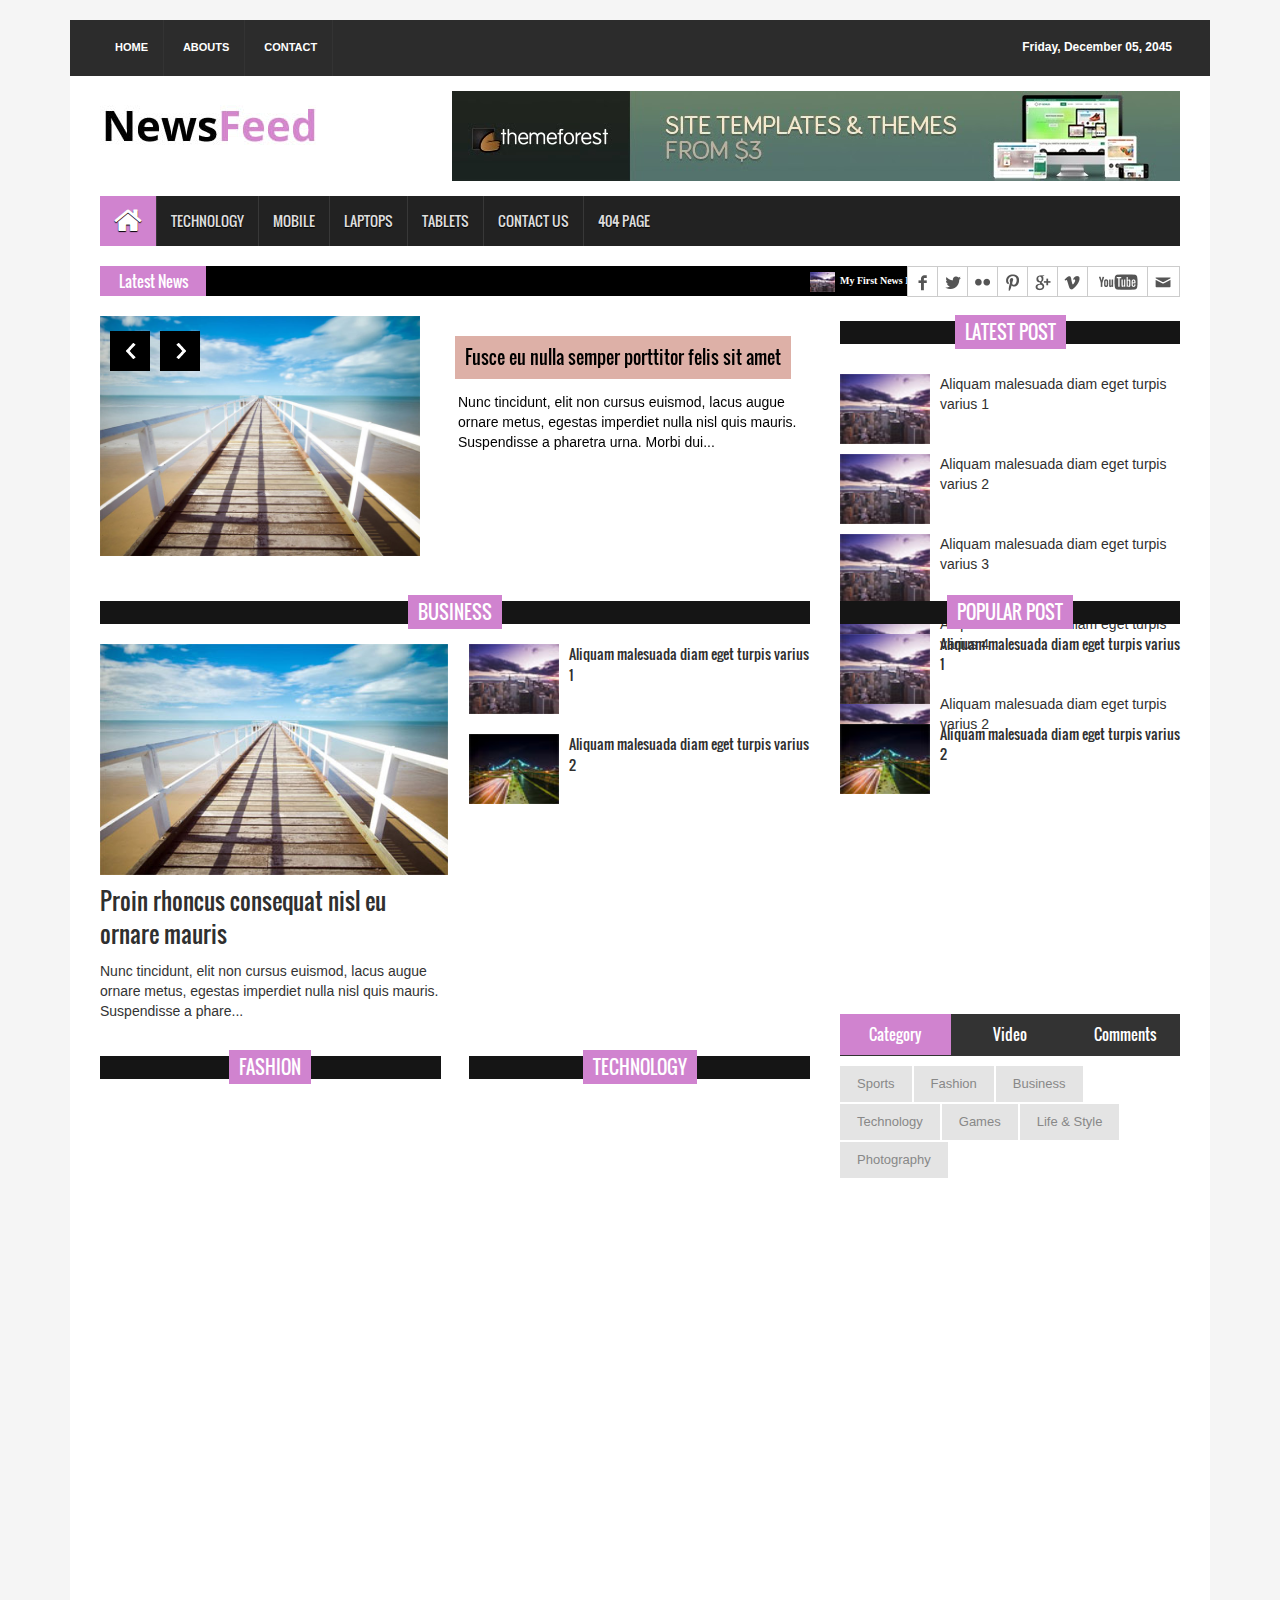
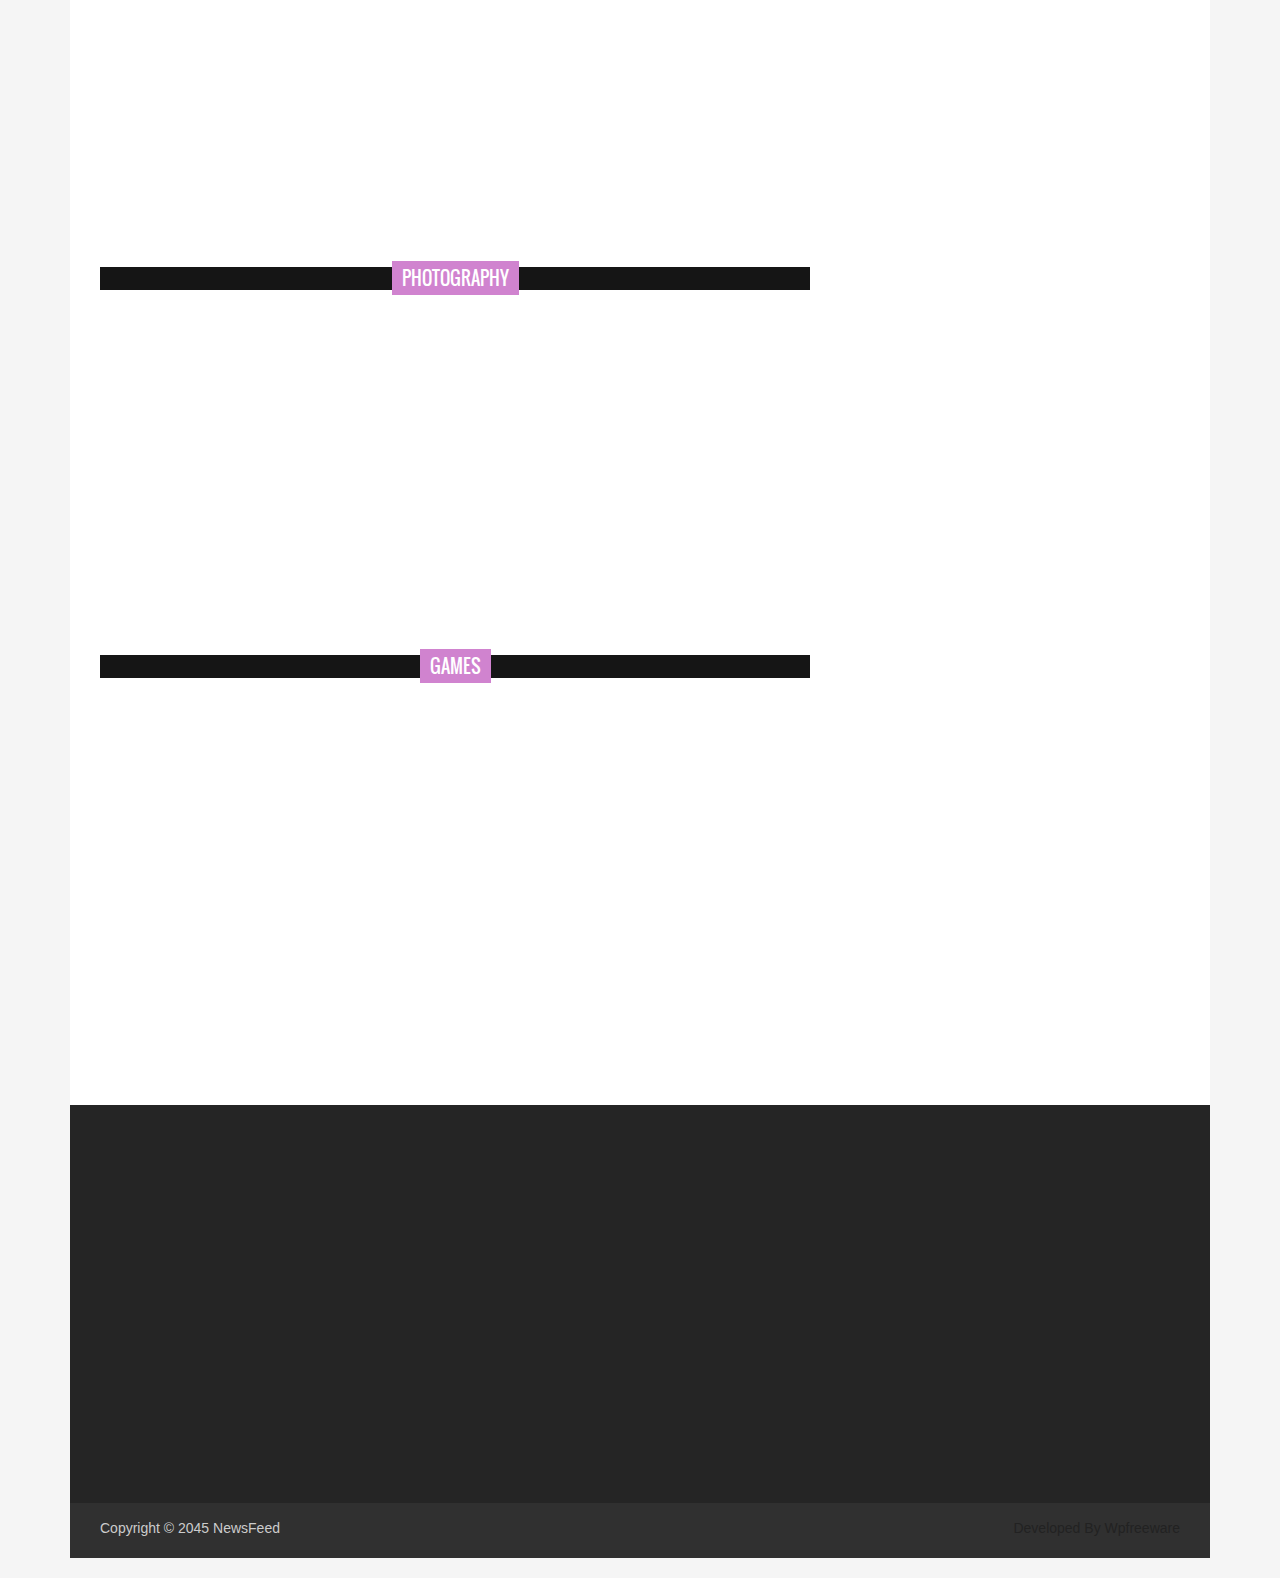
<file: index.html>
<!DOCTYPE html>
<html>
<head>
<title>NewsFeed</title>
<meta charset="utf-8">
<meta http-equiv="X-UA-Compatible" content="IE=edge">
<meta name="viewport" content="width=device-width, initial-scale=1">
<link rel="stylesheet" type="text/css" href="assets/css/bootstrap.min.css">
<link rel="stylesheet" type="text/css" href="assets/css/font-awesome.min.css">
<link rel="stylesheet" type="text/css" href="assets/css/animate.css">
<link rel="stylesheet" type="text/css" href="assets/css/font.css">
<link rel="stylesheet" type="text/css" href="assets/css/li-scroller.css">
<link rel="stylesheet" type="text/css" href="assets/css/slick.css">
<link rel="stylesheet" type="text/css" href="assets/css/jquery.fancybox.css">
<link rel="stylesheet" type="text/css" href="assets/css/theme.css">
<link rel="stylesheet" type="text/css" href="assets/css/style.css">
<!--[if lt IE 9]>
<script src="assets/js/html5shiv.min.js"></script>
<script src="assets/js/respond.min.js"></script>
<![endif]-->
</head>
<body>
<div id="preloader">
  <div id="status">&nbsp;</div>
</div>
<a class="scrollToTop" href="#"><i class="fa fa-angle-up"></i></a>
<div class="container">
  <header id="header">
    <div class="row">
      <div class="col-lg-12 col-md-12 col-sm-12">
        <div class="header_top">
          <div class="header_top_left">
            <ul class="top_nav">
              <li><a href="index.html">Home</a></li>
              <li><a href="#">Abouts</a></li>
              <li><a href="pages/contact.html">Contact</a></li>
            </ul>
          </div>
          <div class="header_top_right">
            <p>Friday, December 05, 2045</p>
          </div>
        </div>
      </div>
      <div class="col-lg-12 col-md-12 col-sm-12">
        <div class="header_bottom">
          <div class="logo_area"><a href="index.html" class="logo"><img src="images/logo.jpg" alt=""></a></div>
          <div class="add_banner"><a href="#"><img src="images/addbanner_728x90_V1.jpg" alt=""></a></div>
        </div>
      </div>
    </div>
  </header>
  <section id="navArea">
    <nav class="navbar navbar-inverse" role="navigation">
      <div class="navbar-header">
        <button type="button" class="navbar-toggle collapsed" data-toggle="collapse" data-target="#navbar" aria-expanded="false" aria-controls="navbar"> <span class="sr-only">Toggle navigation</span> <span class="icon-bar"></span> <span class="icon-bar"></span> <span class="icon-bar"></span> </button>
      </div>
      <div id="navbar" class="navbar-collapse collapse">
        <ul class="nav navbar-nav main_nav">
          <li class="active"><a href="index.html"><span class="fa fa-home desktop-home"></span><span class="mobile-show">Home</span></a></li>
          <li><a href="#">Technology</a></li>
          <li class="dropdown"> <a href="#" class="dropdown-toggle" data-toggle="dropdown" role="button" aria-expanded="false">Mobile</a>
            <ul class="dropdown-menu" role="menu">
              <li><a href="#">Android</a></li>
              <li><a href="#">Samsung</a></li>
              <li><a href="#">Nokia</a></li>
              <li><a href="#">Walton Mobile</a></li>
              <li><a href="#">Sympony</a></li>
            </ul>
          </li>
          <li><a href="#">Laptops</a></li>
          <li><a href="#">Tablets</a></li>
          <li><a href="pages/contact.html">Contact Us</a></li>
          <li><a href="pages/404.html">404 Page</a></li>
        </ul>
      </div>
    </nav>
  </section>
  <section id="newsSection">
    <div class="row">
      <div class="col-lg-12 col-md-12">
        <div class="latest_newsarea"> <span>Latest News</span>
          <ul id="ticker01" class="news_sticker">
            <li><a href="#"><img src="images/news_thumbnail3.jpg" alt="">My First News Item</a></li>
            <li><a href="#"><img src="images/news_thumbnail3.jpg" alt="">My Second News Item</a></li>
            <li><a href="#"><img src="images/news_thumbnail3.jpg" alt="">My Third News Item</a></li>
            <li><a href="#"><img src="images/news_thumbnail3.jpg" alt="">My Four News Item</a></li>
            <li><a href="#"><img src="images/news_thumbnail3.jpg" alt="">My Five News Item</a></li>
            <li><a href="#"><img src="images/news_thumbnail3.jpg" alt="">My Six News Item</a></li>
            <li><a href="#"><img src="images/news_thumbnail3.jpg" alt="">My Seven News Item</a></li>
            <li><a href="#"><img src="images/news_thumbnail3.jpg" alt="">My Eight News Item</a></li>
            <li><a href="#"><img src="images/news_thumbnail2.jpg" alt="">My Nine News Item</a></li>
          </ul>
          <div class="social_area">
            <ul class="social_nav">
              <li class="facebook"><a href="#"></a></li>
              <li class="twitter"><a href="#"></a></li>
              <li class="flickr"><a href="#"></a></li>
              <li class="pinterest"><a href="#"></a></li>
              <li class="googleplus"><a href="#"></a></li>
              <li class="vimeo"><a href="#"></a></li>
              <li class="youtube"><a href="#"></a></li>
              <li class="mail"><a href="#"></a></li>
            </ul>
          </div>
        </div>
      </div>
    </div>
  </section>
  <section id="sliderSection">
    <div class="row">
      <div class="col-lg-8 col-md-8 col-sm-8">
        <div class="slick_slider">
          <div class="single_iteam"> <a href="pages/single_page.html"> <img src="images/slider_img4.jpg" alt=""></a>
            <div class="slider_article">
              <h2><a class="slider_tittle" href="pages/single_page.html">Fusce eu nulla semper porttitor felis sit amet</a></h2>
              <p>Nunc tincidunt, elit non cursus euismod, lacus augue ornare metus, egestas imperdiet nulla nisl quis mauris. Suspendisse a pharetra urna. Morbi dui...</p>
            </div>
          </div>
          <div class="single_iteam"> <a href="pages/single_page.html"> <img src="images/slider_img2.jpg" alt=""></a>
            <div class="slider_article">
              <h2><a class="slider_tittle" href="pages/single_page.html">Fusce eu nulla semper porttitor felis sit amet</a></h2>
              <p>Nunc tincidunt, elit non cursus euismod, lacus augue ornare metus, egestas imperdiet nulla nisl quis mauris. Suspendisse a pharetra urna. Morbi dui...</p>
            </div>
          </div>
          <div class="single_iteam"> <a href="pages/single_page.html"> <img src="images/slider_img3.jpg" alt=""></a>
            <div class="slider_article">
              <h2><a class="slider_tittle" href="pages/single_page.html">Fusce eu nulla semper porttitor felis sit amet</a></h2>
              <p>Nunc tincidunt, elit non cursus euismod, lacus augue ornare metus, egestas imperdiet nulla nisl quis mauris. Suspendisse a pharetra urna. Morbi dui...</p>
            </div>
          </div>
          <div class="single_iteam"> <a href="pages/single_page.html"> <img src="images/slider_img1.jpg" alt=""></a>
            <div class="slider_article">
              <h2><a class="slider_tittle" href="pages/single_page.html">Fusce eu nulla semper porttitor felis sit amet</a></h2>
              <p>Nunc tincidunt, elit non cursus euismod, lacus augue ornare metus, egestas imperdiet nulla nisl quis mauris. Suspendisse a pharetra urna. Morbi dui...</p>
            </div>
          </div>
        </div>
      </div>
      <div class="col-lg-4 col-md-4 col-sm-4">
        <div class="latest_post">
          <h2><span>Latest post</span></h2>
          <div class="latest_post_container">
            <div id="prev-button"><i class="fa fa-chevron-up"></i></div>
            <ul class="latest_postnav">
              <li>
                <div class="media"> <a href="pages/single_page.html" class="media-left"> <img alt="" src="images/post_img1.jpg"> </a>
                  <div class="media-body"> <a href="pages/single_page.html" class="catg_title"> Aliquam malesuada diam eget turpis varius 1</a> </div>
                </div>
              </li>
              <li>
                <div class="media"> <a href="pages/single_page.html" class="media-left"> <img alt="" src="images/post_img1.jpg"> </a>
                  <div class="media-body"> <a href="pages/single_page.html" class="catg_title"> Aliquam malesuada diam eget turpis varius 2</a> </div>
                </div>
              </li>
              <li>
                <div class="media"> <a href="pages/single_page.html" class="media-left"> <img alt="" src="images/post_img1.jpg"> </a>
                  <div class="media-body"> <a href="pages/single_page.html" class="catg_title"> Aliquam malesuada diam eget turpis varius 3</a> </div>
                </div>
              </li>
              <li>
                <div class="media"> <a href="pages/single_page.html" class="media-left"> <img alt="" src="images/post_img1.jpg"> </a>
                  <div class="media-body"> <a href="pages/single_page.html" class="catg_title"> Aliquam malesuada diam eget turpis varius 4</a> </div>
                </div>
              </li>
              <li>
                <div class="media"> <a href="pages/single_page.html" class="media-left"> <img alt="" src="images/post_img1.jpg"> </a>
                  <div class="media-body"> <a href="pages/single_page.html" class="catg_title"> Aliquam malesuada diam eget turpis varius 2</a> </div>
                </div>
              </li>
            </ul>
            <div id="next-button"><i class="fa  fa-chevron-down"></i></div>
          </div>
        </div>
      </div>
    </div>
  </section>
  <section id="contentSection">
    <div class="row">
      <div class="col-lg-8 col-md-8 col-sm-8">
        <div class="left_content">
          <div class="single_post_content">
            <h2><span>Business</span></h2>
            <div class="single_post_content_left">
              <ul class="business_catgnav  wow fadeInDown">
                <li>
                  <figure class="bsbig_fig"> <a href="pages/single_page.html" class="featured_img"> <img alt="" src="images/featured_img1.jpg"> <span class="overlay"></span> </a>
                    <figcaption> <a href="pages/single_page.html">Proin rhoncus consequat nisl eu ornare mauris</a> </figcaption>
                    <p>Nunc tincidunt, elit non cursus euismod, lacus augue ornare metus, egestas imperdiet nulla nisl quis mauris. Suspendisse a phare...</p>
                  </figure>
                </li>
              </ul>
            </div>
            <div class="single_post_content_right">
              <ul class="spost_nav">
                <li>
                  <div class="media wow fadeInDown"> <a href="pages/single_page.html" class="media-left"> <img alt="" src="images/post_img1.jpg"> </a>
                    <div class="media-body"> <a href="pages/single_page.html" class="catg_title"> Aliquam malesuada diam eget turpis varius 1</a> </div>
                  </div>
                </li>
                <li>
                  <div class="media wow fadeInDown"> <a href="pages/single_page.html" class="media-left"> <img alt="" src="images/post_img2.jpg"> </a>
                    <div class="media-body"> <a href="pages/single_page.html" class="catg_title"> Aliquam malesuada diam eget turpis varius 2</a> </div>
                  </div>
                </li>
                <li>
                  <div class="media wow fadeInDown"> <a href="pages/single_page.html" class="media-left"> <img alt="" src="images/post_img1.jpg"> </a>
                    <div class="media-body"> <a href="pages/single_page.html" class="catg_title"> Aliquam malesuada diam eget turpis varius 3</a> </div>
                  </div>
                </li>
                <li>
                  <div class="media wow fadeInDown"> <a href="pages/single_page.html" class="media-left"> <img alt="" src="images/post_img2.jpg"> </a>
                    <div class="media-body"> <a href="pages/single_page.html" class="catg_title"> Aliquam malesuada diam eget turpis varius 4</a> </div>
                  </div>
                </li>
              </ul>
            </div>
          </div>
          <div class="fashion_technology_area">
            <div class="fashion">
              <div class="single_post_content">
                <h2><span>Fashion</span></h2>
                <ul class="business_catgnav wow fadeInDown">
                  <li>
                    <figure class="bsbig_fig"> <a href="pages/single_page.html" class="featured_img"> <img alt="" src="images/featured_img2.jpg"> <span class="overlay"></span> </a>
                      <figcaption> <a href="pages/single_page.html">Proin rhoncus consequat nisl eu ornare mauris</a> </figcaption>
                      <p>Nunc tincidunt, elit non cursus euismod, lacus augue ornare metus, egestas imperdiet nulla nisl quis mauris. Suspendisse a phare...</p>
                    </figure>
                  </li>
                </ul>
                <ul class="spost_nav">
                  <li>
                    <div class="media wow fadeInDown"> <a href="pages/single_page.html" class="media-left"> <img alt="" src="images/post_img1.jpg"> </a>
                      <div class="media-body"> <a href="pages/single_page.html" class="catg_title"> Aliquam malesuada diam eget turpis varius 1</a> </div>
                    </div>
                  </li>
                  <li>
                    <div class="media wow fadeInDown"> <a href="pages/single_page.html" class="media-left"> <img alt="" src="images/post_img2.jpg"> </a>
                      <div class="media-body"> <a href="pages/single_page.html" class="catg_title"> Aliquam malesuada diam eget turpis varius 2</a> </div>
                    </div>
                  </li>
                  <li>
                    <div class="media wow fadeInDown"> <a href="pages/single_page.html" class="media-left"> <img alt="" src="images/post_img1.jpg"> </a>
                      <div class="media-body"> <a href="pages/single_page.html" class="catg_title"> Aliquam malesuada diam eget turpis varius 3</a> </div>
                    </div>
                  </li>
                  <li>
                    <div class="media wow fadeInDown"> <a href="pages/single_page.html" class="media-left"> <img alt="" src="images/post_img2.jpg"> </a>
                      <div class="media-body"> <a href="pages/single_page.html" class="catg_title"> Aliquam malesuada diam eget turpis varius 4</a> </div>
                    </div>
                  </li>
                </ul>
              </div>
            </div>
            <div class="technology">
              <div class="single_post_content">
                <h2><span>Technology</span></h2>
                <ul class="business_catgnav">
                  <li>
                    <figure class="bsbig_fig wow fadeInDown"> <a href="pages/single_page.html" class="featured_img"> <img alt="" src="images/featured_img3.jpg"> <span class="overlay"></span> </a>
                      <figcaption> <a href="pages/single_page.html">Proin rhoncus consequat nisl eu ornare mauris</a> </figcaption>
                      <p>Nunc tincidunt, elit non cursus euismod, lacus augue ornare metus, egestas imperdiet nulla nisl quis mauris. Suspendisse a phare...</p>
                    </figure>
                  </li>
                </ul>
                <ul class="spost_nav">
                  <li>
                    <div class="media wow fadeInDown"> <a href="pages/single_page.html" class="media-left"> <img alt="" src="images/post_img1.jpg"> </a>
                      <div class="media-body"> <a href="pages/single_page.html" class="catg_title"> Aliquam malesuada diam eget turpis varius 1</a> </div>
                    </div>
                  </li>
                  <li>
                    <div class="media wow fadeInDown"> <a href="pages/single_page.html" class="media-left"> <img alt="" src="images/post_img2.jpg"> </a>
                      <div class="media-body"> <a href="pages/single_page.html" class="catg_title"> Aliquam malesuada diam eget turpis varius 2</a> </div>
                    </div>
                  </li>
                  <li>
                    <div class="media wow fadeInDown"> <a href="pages/single_page.html" class="media-left"> <img alt="" src="images/post_img1.jpg"> </a>
                      <div class="media-body"> <a href="pages/single_page.html" class="catg_title"> Aliquam malesuada diam eget turpis varius 3</a> </div>
                    </div>
                  </li>
                  <li>
                    <div class="media wow fadeInDown"> <a href="pages/single_page.html" class="media-left"> <img alt="" src="images/post_img2.jpg"> </a>
                      <div class="media-body"> <a href="pages/single_page.html" class="catg_title"> Aliquam malesuada diam eget turpis varius 4</a> </div>
                    </div>
                  </li>
                </ul>
              </div>
            </div>
          </div>
          <div class="single_post_content">
            <h2><span>Photography</span></h2>
            <ul class="photograph_nav  wow fadeInDown">
              <li>
                <div class="photo_grid">
                  <figure class="effect-layla"> <a class="fancybox-buttons" data-fancybox-group="button" href="images/photograph_img2.jpg" title="Photography Ttile 1"> <img src="images/photograph_img2.jpg" alt=""/></a> </figure>
                </div>
              </li>
              <li>
                <div class="photo_grid">
                  <figure class="effect-layla"> <a class="fancybox-buttons" data-fancybox-group="button" href="images/photograph_img3.jpg" title="Photography Ttile 2"> <img src="images/photograph_img3.jpg" alt=""/> </a> </figure>
                </div>
              </li>
              <li>
                <div class="photo_grid">
                  <figure class="effect-layla"> <a class="fancybox-buttons" data-fancybox-group="button" href="images/photograph_img4.jpg" title="Photography Ttile 3"> <img src="images/photograph_img4.jpg" alt=""/> </a> </figure>
                </div>
              </li>
              <li>
                <div class="photo_grid">
                  <figure class="effect-layla"> <a class="fancybox-buttons" data-fancybox-group="button" href="images/photograph_img4.jpg" title="Photography Ttile 4"> <img src="images/photograph_img4.jpg" alt=""/> </a> </figure>
                </div>
              </li>
              <li>
                <div class="photo_grid">
                  <figure class="effect-layla"> <a class="fancybox-buttons" data-fancybox-group="button" href="images/photograph_img2.jpg" title="Photography Ttile 5"> <img src="images/photograph_img2.jpg" alt=""/> </a> </figure>
                </div>
              </li>
              <li>
                <div class="photo_grid">
                  <figure class="effect-layla"> <a class="fancybox-buttons" data-fancybox-group="button" href="images/photograph_img3.jpg" title="Photography Ttile 6"> <img src="images/photograph_img3.jpg" alt=""/> </a> </figure>
                </div>
              </li>
            </ul>
          </div>
          <div class="single_post_content">
            <h2><span>Games</span></h2>
            <div class="single_post_content_left">
              <ul class="business_catgnav">
                <li>
                  <figure class="bsbig_fig  wow fadeInDown"> <a class="featured_img" href="pages/single_page.html"> <img src="images/featured_img1.jpg" alt=""> <span class="overlay"></span> </a>
                    <figcaption> <a href="pages/single_page.html">Proin rhoncus consequat nisl eu ornare mauris</a> </figcaption>
                    <p>Nunc tincidunt, elit non cursus euismod, lacus augue ornare metus, egestas imperdiet nulla nisl quis mauris. Suspendisse a phare...</p>
                  </figure>
                </li>
              </ul>
            </div>
            <div class="single_post_content_right">
              <ul class="spost_nav">
                <li>
                  <div class="media wow fadeInDown"> <a href="pages/single_page.html" class="media-left"> <img alt="" src="images/post_img1.jpg"> </a>
                    <div class="media-body"> <a href="pages/single_page.html" class="catg_title"> Aliquam malesuada diam eget turpis varius 1</a> </div>
                  </div>
                </li>
                <li>
                  <div class="media wow fadeInDown"> <a href="pages/single_page.html" class="media-left"> <img alt="" src="images/post_img2.jpg"> </a>
                    <div class="media-body"> <a href="pages/single_page.html" class="catg_title"> Aliquam malesuada diam eget turpis varius 2</a> </div>
                  </div>
                </li>
                <li>
                  <div class="media wow fadeInDown"> <a href="pages/single_page.html" class="media-left"> <img alt="" src="images/post_img1.jpg"> </a>
                    <div class="media-body"> <a href="pages/single_page.html" class="catg_title"> Aliquam malesuada diam eget turpis varius 3</a> </div>
                  </div>
                </li>
                <li>
                  <div class="media wow fadeInDown"> <a href="pages/single_page.html" class="media-left"> <img alt="" src="images/post_img2.jpg"> </a>
                    <div class="media-body"> <a href="pages/single_page.html" class="catg_title"> Aliquam malesuada diam eget turpis varius 4</a> </div>
                  </div>
                </li>
              </ul>
            </div>
          </div>
        </div>
      </div>
      <div class="col-lg-4 col-md-4 col-sm-4">
        <aside class="right_content">
          <div class="single_sidebar">
            <h2><span>Popular Post</span></h2>
            <ul class="spost_nav">
              <li>
                <div class="media wow fadeInDown"> <a href="pages/single_page.html" class="media-left"> <img alt="" src="images/post_img1.jpg"> </a>
                  <div class="media-body"> <a href="pages/single_page.html" class="catg_title"> Aliquam malesuada diam eget turpis varius 1</a> </div>
                </div>
              </li>
              <li>
                <div class="media wow fadeInDown"> <a href="pages/single_page.html" class="media-left"> <img alt="" src="images/post_img2.jpg"> </a>
                  <div class="media-body"> <a href="pages/single_page.html" class="catg_title"> Aliquam malesuada diam eget turpis varius 2</a> </div>
                </div>
              </li>
              <li>
                <div class="media wow fadeInDown"> <a href="pages/single_page.html" class="media-left"> <img alt="" src="images/post_img1.jpg"> </a>
                  <div class="media-body"> <a href="pages/single_page.html" class="catg_title"> Aliquam malesuada diam eget turpis varius 3</a> </div>
                </div>
              </li>
              <li>
                <div class="media wow fadeInDown"> <a href="pages/single_page.html" class="media-left"> <img alt="" src="images/post_img2.jpg"> </a>
                  <div class="media-body"> <a href="pages/single_page.html" class="catg_title"> Aliquam malesuada diam eget turpis varius 4</a> </div>
                </div>
              </li>
            </ul>
          </div>
          <div class="single_sidebar">
            <ul class="nav nav-tabs" role="tablist">
              <li role="presentation" class="active"><a href="#category" aria-controls="home" role="tab" data-toggle="tab">Category</a></li>
              <li role="presentation"><a href="#video" aria-controls="profile" role="tab" data-toggle="tab">Video</a></li>
              <li role="presentation"><a href="#comments" aria-controls="messages" role="tab" data-toggle="tab">Comments</a></li>
            </ul>
            <div class="tab-content">
              <div role="tabpanel" class="tab-pane active" id="category">
                <ul>
                  <li class="cat-item"><a href="#">Sports</a></li>
                  <li class="cat-item"><a href="#">Fashion</a></li>
                  <li class="cat-item"><a href="#">Business</a></li>
                  <li class="cat-item"><a href="#">Technology</a></li>
                  <li class="cat-item"><a href="#">Games</a></li>
                  <li class="cat-item"><a href="#">Life &amp; Style</a></li>
                  <li class="cat-item"><a href="#">Photography</a></li>
                </ul>
              </div>
              <div role="tabpanel" class="tab-pane" id="video">
                <div class="vide_area">
                  <iframe width="100%" height="250" src="http://www.youtube.com/embed/h5QWbURNEpA?feature=player_detailpage" frameborder="0" allowfullscreen></iframe>
                </div>
              </div>
              <div role="tabpanel" class="tab-pane" id="comments">
                <ul class="spost_nav">
                  <li>
                    <div class="media wow fadeInDown"> <a href="pages/single_page.html" class="media-left"> <img alt="" src="images/post_img1.jpg"> </a>
                      <div class="media-body"> <a href="pages/single_page.html" class="catg_title"> Aliquam malesuada diam eget turpis varius 1</a> </div>
                    </div>
                  </li>
                  <li>
                    <div class="media wow fadeInDown"> <a href="pages/single_page.html" class="media-left"> <img alt="" src="images/post_img2.jpg"> </a>
                      <div class="media-body"> <a href="pages/single_page.html" class="catg_title"> Aliquam malesuada diam eget turpis varius 2</a> </div>
                    </div>
                  </li>
                  <li>
                    <div class="media wow fadeInDown"> <a href="pages/single_page.html" class="media-left"> <img alt="" src="images/post_img1.jpg"> </a>
                      <div class="media-body"> <a href="pages/single_page.html" class="catg_title"> Aliquam malesuada diam eget turpis varius 3</a> </div>
                    </div>
                  </li>
                  <li>
                    <div class="media wow fadeInDown"> <a href="pages/single_page.html" class="media-left"> <img alt="" src="images/post_img2.jpg"> </a>
                      <div class="media-body"> <a href="pages/single_page.html" class="catg_title"> Aliquam malesuada diam eget turpis varius 4</a> </div>
                    </div>
                  </li>
                </ul>
              </div>
            </div>
          </div>
          <div class="single_sidebar wow fadeInDown">
            <h2><span>Sponsor</span></h2>
            <a class="sideAdd" href="#"><img src="images/add_img.jpg" alt=""></a> </div>
          <div class="single_sidebar wow fadeInDown">
            <h2><span>Category Archive</span></h2>
            <select class="catgArchive">
              <option>Select Category</option>
              <option>Life styles</option>
              <option>Sports</option>
              <option>Technology</option>
              <option>Treads</option>
            </select>
          </div>
          <div class="single_sidebar wow fadeInDown">
            <h2><span>Links</span></h2>
            <ul>
              <li><a href="#">Blog</a></li>
              <li><a href="#">Rss Feed</a></li>
              <li><a href="#">Login</a></li>
              <li><a href="#">Life &amp; Style</a></li>
            </ul>
          </div>
        </aside>
      </div>
    </div>
  </section>
  <footer id="footer">
    <div class="footer_top">
      <div class="row">
        <div class="col-lg-4 col-md-4 col-sm-4">
          <div class="footer_widget wow fadeInLeftBig">
            <h2>Flickr Images</h2>
          </div>
        </div>
        <div class="col-lg-4 col-md-4 col-sm-4">
          <div class="footer_widget wow fadeInDown">
            <h2>Tag</h2>
            <ul class="tag_nav">
              <li><a href="#">Games</a></li>
              <li><a href="#">Sports</a></li>
              <li><a href="#">Fashion</a></li>
              <li><a href="#">Business</a></li>
              <li><a href="#">Life &amp; Style</a></li>
              <li><a href="#">Technology</a></li>
              <li><a href="#">Photo</a></li>
              <li><a href="#">Slider</a></li>
            </ul>
          </div>
        </div>
        <div class="col-lg-4 col-md-4 col-sm-4">
          <div class="footer_widget wow fadeInRightBig">
            <h2>Contact</h2>
            <p>Lorem ipsum dolor sit amet, consectetur adipisicing elit, sed do eiusmod tempor incididunt ut labore et dolore magna aliqua Lorem ipsum dolor sit amet, consectetur adipisicing elit.</p>
            <address>
            Perfect News,1238 S . 123 St.Suite 25 Town City 3333,USA Phone: 123-326-789 Fax: 123-546-567
            </address>
          </div>
        </div>
      </div>
    </div>
    <div class="footer_bottom">
      <p class="copyright">Copyright &copy; 2045 <a href="index.html">NewsFeed</a></p>
      <p class="developer">Developed By Wpfreeware</p>
    </div>
  </footer>
</div>
<script src="assets/js/jquery.min.js"></script> 
<script src="assets/js/wow.min.js"></script> 
<script src="assets/js/bootstrap.min.js"></script> 
<script src="assets/js/slick.min.js"></script> 
<script src="assets/js/jquery.li-scroller.1.0.js"></script> 
<script src="assets/js/jquery.newsTicker.min.js"></script> 
<script src="assets/js/jquery.fancybox.pack.js"></script> 
<script src="assets/js/custom.js"></script>
</body>
</html>
</file>
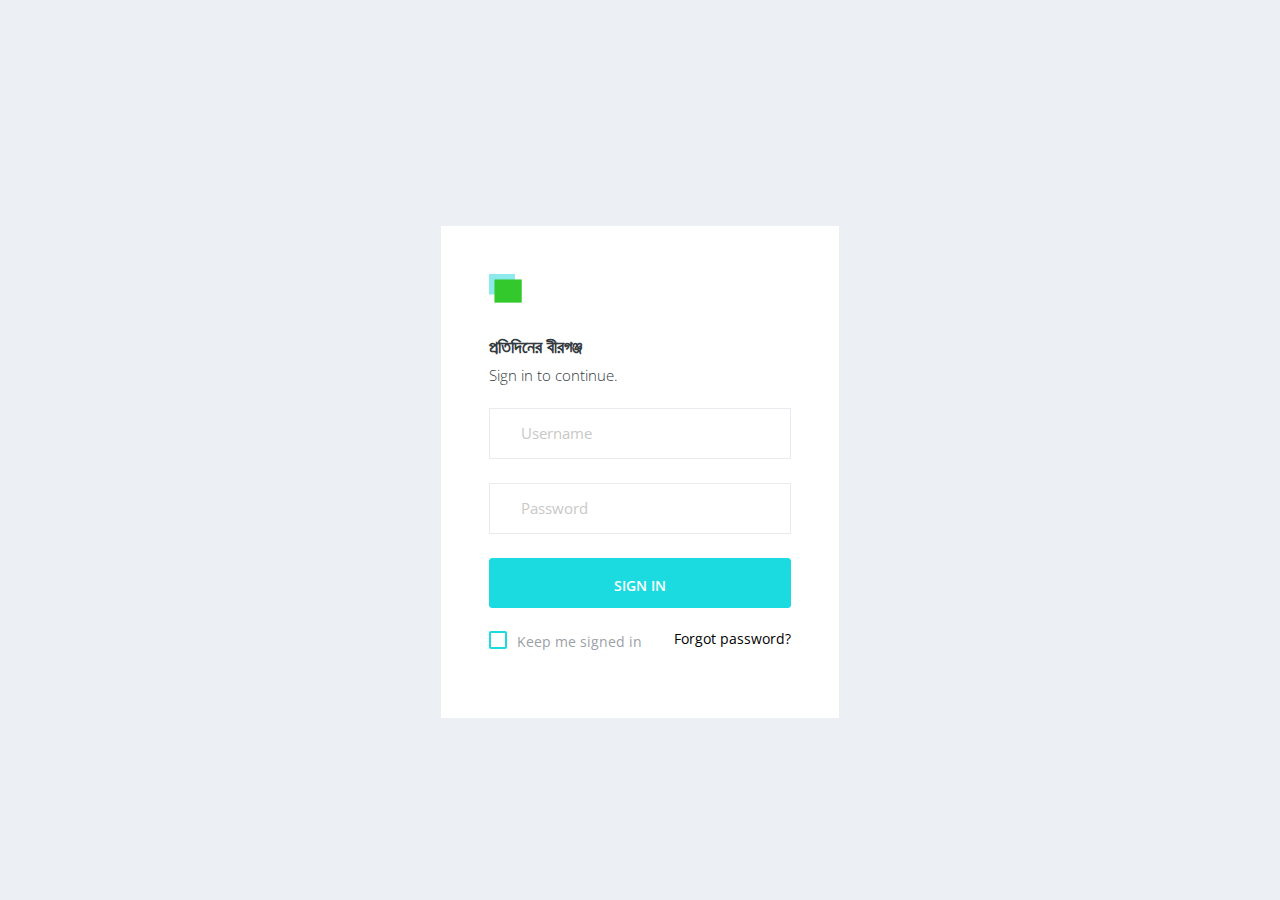
<file: Admin/index.html>
<!DOCTYPE html>
<html lang="en">
  <head>
    <!-- Required meta tags -->
    <meta charset="utf-8">
    <meta name="viewport" content="width=device-width, initial-scale=1, shrink-to-fit=no">
    <title>প্রতিদিনের বীরগঞ্জ | Admin</title>
    <!-- plugins:css -->
    <link rel="stylesheet" href="vendors/simple-line-icons/css/simple-line-icons.css">
    <link rel="stylesheet" href="vendors/flag-icon-css/css/flag-icon.min.css">
    <link rel="stylesheet" href="vendors/css/vendor.bundle.base.css">
    <!-- endinject -->
    <!-- Plugin css for this page -->
    <!-- End plugin css for this page -->
    <!-- inject:css -->
    <!-- endinject -->
    <!-- Layout styles -->
    <link rel="stylesheet" href="css/style.css" <!-- End layout styles -->
    <link rel="shortcut icon" href="images/favicon.png" />
  </head>
  <body>
    <div class="container-scroller">
      <div class="container-fluid page-body-wrapper full-page-wrapper">
        <div class="content-wrapper d-flex align-items-center auth">
          <div class="row flex-grow">
            <div class="col-lg-4 mx-auto">
              <div class="auth-form-light text-left p-5">
                <div class="brand-logo">
                  <img src="images/logo.svg">
                </div>
                <h4>প্রতিদিনের বীরগঞ্জ </h4>
                <h6 class="font-weight-light">Sign in to continue.</h6>
                <form class="pt-3">
                  <div class="form-group">
                    <input type="email" class="form-control form-control-lg" id="username" placeholder="Username">
                  </div>
                  <div class="form-group">
                    <input type="password" class="form-control form-control-lg" id="password" placeholder="Password">
                  </div>
                  <div class="mt-3">
                    <a class="btn btn-block btn-primary btn-lg font-weight-medium auth-form-btn" onclick="checkCredential()">SIGN IN</a>
                  </div>
                  <div class="my-2 d-flex justify-content-between align-items-center">
                    <div class="form-check">
                      <label class="form-check-label text-muted">
                        <input type="checkbox" class="form-check-input"> Keep me signed in </label>
                    </div>
                    <a href="#" class="auth-link text-black">Forgot password?</a>
                  </div>
                  
        
                  </div>
                </form>
              </div>
            </div>
          </div>
        </div>
        <!-- content-wrapper ends -->
      </div>
      <!-- page-body-wrapper ends -->
    </div>
    <!-- container-scroller -->
    <!-- plugins:js -->
    <script src="vendors/js/vendor.bundle.base.js"></script>
    <!-- endinject -->
    <!-- Plugin js for this page -->
    <!-- End plugin js for this page -->
    <!-- inject:js -->
    <script src="js/off-canvas.js"></script>
    <script src="js/misc.js"></script>
    <script src="https://code.jquery.com/jquery-3.7.1.min.js" integrity="sha256-/JqT3SQfawRcv/BIHPThkBvs0OEvtFFmqPF/lYI/Cxo=" crossorigin="anonymous"></script>
    <script src="js/script.js"></script>
    <!-- endinject -->
  </body>
</html>
</file>
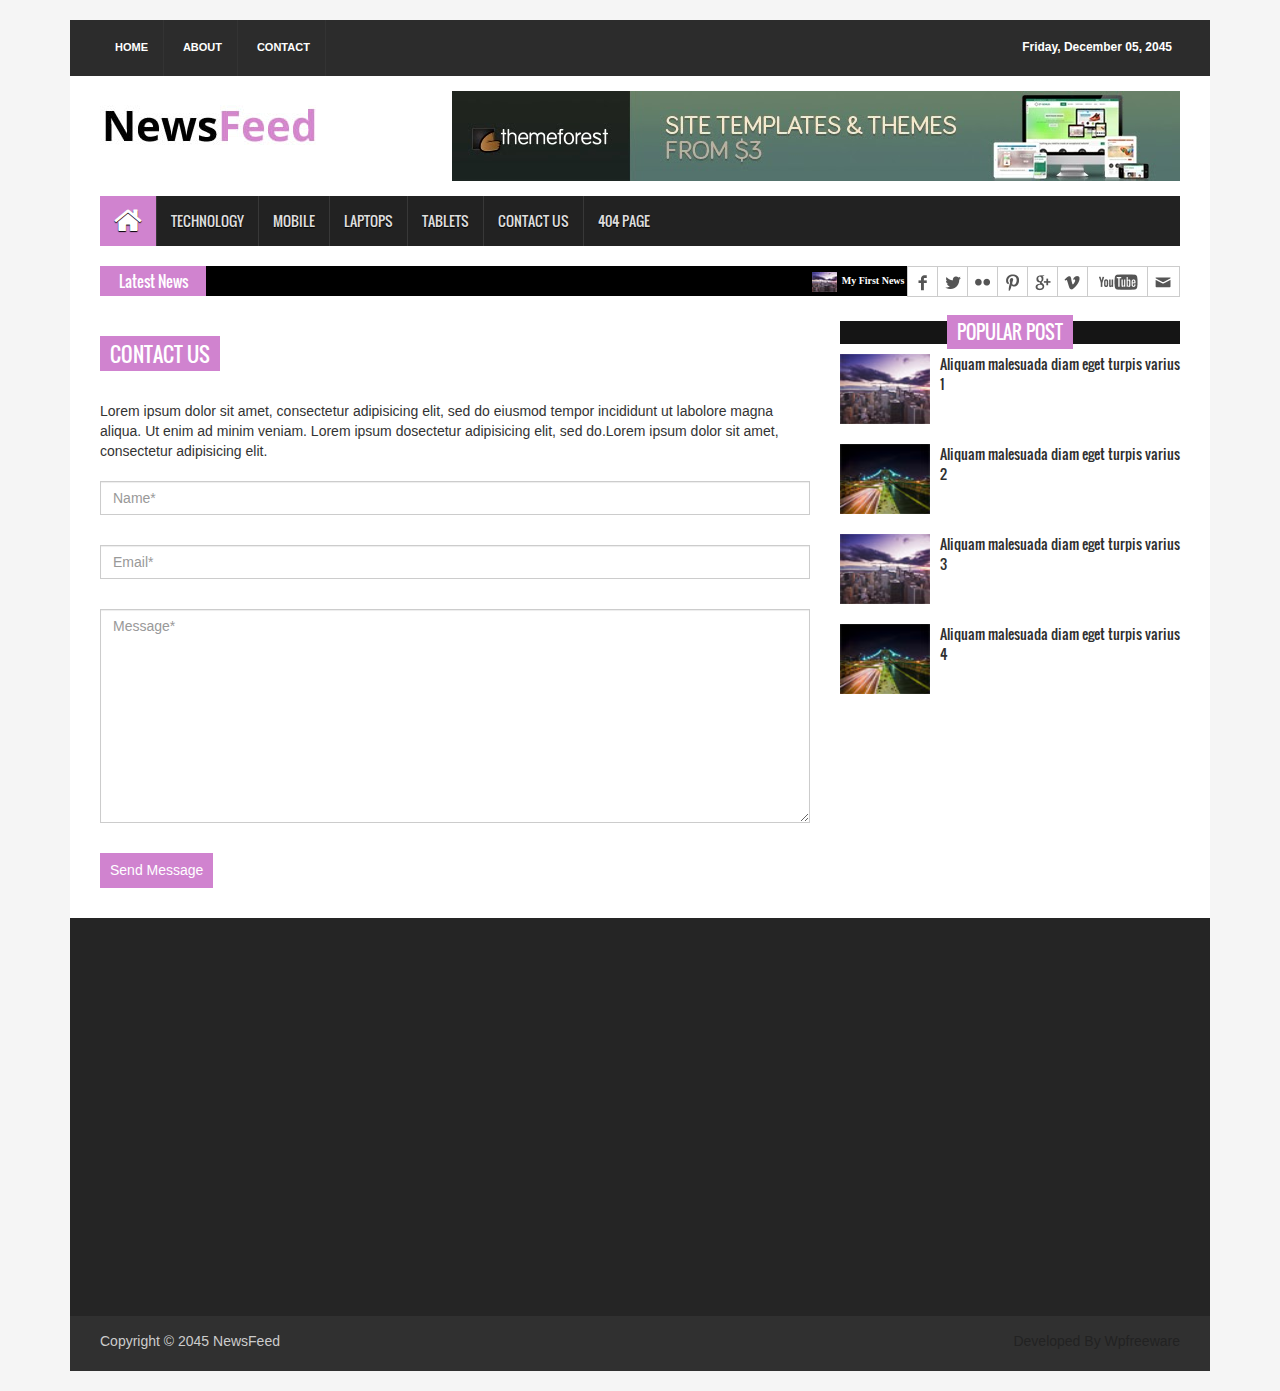
<file: pages/contact.html>
<!DOCTYPE html>
<html>
<head>
<title>NewsFeed | Pages | Contact</title>
<meta charset="utf-8">
<meta http-equiv="X-UA-Compatible" content="IE=edge">
<meta name="viewport" content="width=device-width, initial-scale=1">
<link rel="stylesheet" type="text/css" href="../assets/css/bootstrap.min.css">
<link rel="stylesheet" type="text/css" href="../assets/css/font-awesome.min.css">
<link rel="stylesheet" type="text/css" href="../assets/css/animate.css">
<link rel="stylesheet" type="text/css" href="../assets/css/font.css">
<link rel="stylesheet" type="text/css" href="../assets/css/li-scroller.css">
<link rel="stylesheet" type="text/css" href="../assets/css/slick.css">
<link rel="stylesheet" type="text/css" href="../assets/css/jquery.fancybox.css">
<link rel="stylesheet" type="text/css" href="../assets/css/theme.css">
<link rel="stylesheet" type="text/css" href="../assets/css/style.css">
<!--[if lt IE 9]>
<script src="../assets/js/html5shiv.min.js"></script>
<script src="../assets/js/respond.min.js"></script>
<![endif]-->
</head>
<body>
<div id="preloader">
  <div id="status">&nbsp;</div>
</div>
<a class="scrollToTop" href="#"><i class="fa fa-angle-up"></i></a>
<div class="container">
  <header id="header">
    <div class="row">
      <div class="col-lg-12 col-md-12 col-sm-12">
        <div class="header_top">
          <div class="header_top_left">
            <ul class="top_nav">
              <li><a href="../index.html">Home</a></li>
              <li><a href="#">About</a></li>
              <li><a href="contact.html">Contact</a></li>
            </ul>
          </div>
          <div class="header_top_right">
            <p>Friday, December 05, 2045</p>
          </div>
        </div>
      </div>
      <div class="col-lg-12 col-md-12 col-sm-12">
        <div class="header_bottom">
          <div class="logo_area"><a href="../index.html" class="logo"><img src="../images/logo.jpg" alt=""></a></div>
          <div class="add_banner"><a href="#"><img src="../images/addbanner_728x90_V1.jpg" alt=""></a></div>
        </div>
      </div>
    </div>
  </header>
  <section id="navArea">
    <nav class="navbar navbar-inverse" role="navigation">
      <div class="navbar-header">
        <button type="button" class="navbar-toggle collapsed" data-toggle="collapse" data-target="#navbar" aria-expanded="false" aria-controls="navbar"> <span class="sr-only">Toggle navigation</span> <span class="icon-bar"></span> <span class="icon-bar"></span> <span class="icon-bar"></span> </button>
      </div>
      <div id="navbar" class="navbar-collapse collapse">
        <ul class="nav navbar-nav main_nav">
          <li class="active"><a href="../index.html"><span class="fa fa-home desktop-home"></span><span class="mobile-show">Home</span></a></li>
          <li><a href="#">Technology</a></li>
          <li class="dropdown"> <a href="#" class="dropdown-toggle" data-toggle="dropdown" role="button" aria-expanded="false">Mobile</a>
            <ul class="dropdown-menu" role="menu">
              <li><a href="#">Android</a></li>
              <li><a href="#">Samsung</a></li>
              <li><a href="#">Nokia</a></li>
              <li><a href="#">Walton Mobile</a></li>
              <li><a href="#">Sympony</a></li>
            </ul>
          </li>
          <li><a href="#">Laptops</a></li>
          <li><a href="#">Tablets</a></li>
          <li><a href="contact.html">Contact Us</a></li>
          <li><a href="404.html">404 Page</a></li>
        </ul>
      </div>
    </nav>
  </section>
  <section id="newsSection">
    <div class="row">
      <div class="col-lg-12 col-md-12">
        <div class="latest_newsarea"> <span>Latest News</span>
          <ul id="ticker01" class="news_sticker">
            <li><a href="#"><img src="../images/news_thumbnail3.jpg" alt="">My First News Item</a></li>
            <li><a href="#"><img src="../images/news_thumbnail3.jpg" alt="">My Second News Item</a></li>
            <li><a href="#"><img src="../images/news_thumbnail3.jpg" alt="">My Third News Item</a></li>
            <li><a href="#"><img src="../images/news_thumbnail3.jpg" alt="">My Four News Item</a></li>
            <li><a href="#"><img src="../images/news_thumbnail3.jpg" alt="">My Five News Item</a></li>
            <li><a href="#"><img src="../images/news_thumbnail3.jpg" alt="">My Six News Item</a></li>
            <li><a href="#"><img src="../images/news_thumbnail3.jpg" alt="">My Seven News Item</a></li>
            <li><a href="#"><img src="../images/news_thumbnail3.jpg" alt="">My Eight News Item</a></li>
            <li><a href="#"><img src="../images/news_thumbnail2.jpg" alt="">My Nine News Item</a></li>
          </ul>
          <div class="social_area">
            <ul class="social_nav">
              <li class="facebook"><a href="#"></a></li>
              <li class="twitter"><a href="#"></a></li>
              <li class="flickr"><a href="#"></a></li>
              <li class="pinterest"><a href="#"></a></li>
              <li class="googleplus"><a href="#"></a></li>
              <li class="vimeo"><a href="#"></a></li>
              <li class="youtube"><a href="#"></a></li>
              <li class="mail"><a href="#"></a></li>
            </ul>
          </div>
        </div>
      </div>
    </div>
  </section>
  <section id="contentSection">
    <div class="row">
      <div class="col-lg-8 col-md-8 col-sm-8">
        <div class="left_content">
          <div class="contact_area">
            <h2>Contact Us</h2>
            <p>Lorem ipsum dolor sit amet, consectetur adipisicing elit, sed do eiusmod tempor incididunt ut labolore magna aliqua. Ut enim ad minim veniam. Lorem ipsum dosectetur adipisicing elit, sed do.Lorem ipsum dolor sit amet, consectetur adipisicing elit.</p>
            <form action="#" class="contact_form">
              <input class="form-control" type="text" placeholder="Name*">
              <input class="form-control" type="email" placeholder="Email*">
              <textarea class="form-control" cols="30" rows="10" placeholder="Message*"></textarea>
              <input type="submit" value="Send Message">
            </form>
          </div>
        </div>
      </div>
      <div class="col-lg-4 col-md-4 col-sm-4">
        <aside class="right_content">
          <div class="single_sidebar">
            <h2><span>Popular Post</span></h2>
            <ul class="spost_nav">
              <li>
                <div class="media wow fadeInDown"> <a href="single_page.html" class="media-left"> <img alt="" src="../images/post_img1.jpg"> </a>
                  <div class="media-body"> <a href="single_page.html" class="catg_title"> Aliquam malesuada diam eget turpis varius 1</a> </div>
                </div>
              </li>
              <li>
                <div class="media wow fadeInDown"> <a href="single_page.html" class="media-left"> <img alt="" src="../images/post_img2.jpg"> </a>
                  <div class="media-body"> <a href="single_page.html" class="catg_title"> Aliquam malesuada diam eget turpis varius 2</a> </div>
                </div>
              </li>
              <li>
                <div class="media wow fadeInDown"> <a href="single_page.html" class="media-left"> <img alt="" src="../images/post_img1.jpg"> </a>
                  <div class="media-body"> <a href="single_page.html" class="catg_title"> Aliquam malesuada diam eget turpis varius 3</a> </div>
                </div>
              </li>
              <li>
                <div class="media wow fadeInDown"> <a href="single_page.html" class="media-left"> <img alt="" src="../images/post_img2.jpg"> </a>
                  <div class="media-body"> <a href="single_page.html" class="catg_title"> Aliquam malesuada diam eget turpis varius 4</a> </div>
                </div>
              </li>
            </ul>
          </div>
        </aside>
      </div>
    </div>
  </section>
  <footer id="footer">
    <div class="footer_top">
      <div class="row">
        <div class="col-lg-4 col-md-4 col-sm-4">
          <div class="footer_widget wow fadeInLeftBig">
            <h2>Flickr Images</h2>
          </div>
        </div>
        <div class="col-lg-4 col-md-4 col-sm-4">
          <div class="footer_widget wow fadeInDown">
            <h2>Tag</h2>
            <ul class="tag_nav">
              <li><a href="#">Games</a></li>
              <li><a href="#">Sports</a></li>
              <li><a href="#">Fashion</a></li>
              <li><a href="#">Business</a></li>
              <li><a href="#">Life &amp; Style</a></li>
              <li><a href="#">Technology</a></li>
              <li><a href="#">Photo</a></li>
              <li><a href="#">Slider</a></li>
            </ul>
          </div>
        </div>
        <div class="col-lg-4 col-md-4 col-sm-4">
          <div class="footer_widget wow fadeInRightBig">
            <h2>Contact</h2>
            <p>Lorem ipsum dolor sit amet, consectetur adipisicing elit, sed do eiusmod tempor incididunt ut labore et dolore magna aliqua Lorem ipsum dolor sit amet, consectetur adipisicing elit.</p>
            <address>
            Perfect News,1238 S . 123 St.Suite 25 Town City 3333,USA Phone: 123-326-789 Fax: 123-546-567
            </address>
          </div>
        </div>
      </div>
    </div>
    <div class="footer_bottom">
      <p class="copyright">Copyright &copy; 2045 <a href="../index.html">NewsFeed</a></p>
      <p class="developer">Developed By Wpfreeware</p>
    </div>
  </footer>
</div>
<script src="../assets/js/jquery.min.js"></script> 
<script src="../assets/js/wow.min.js"></script> 
<script src="../assets/js/bootstrap.min.js"></script> 
<script src="../assets/js/slick.min.js"></script> 
<script src="../assets/js/jquery.li-scroller.1.0.js"></script> 
<script src="../assets/js/jquery.newsTicker.min.js"></script> 
<script src="../assets/js/jquery.fancybox.pack.js"></script> 
<script src="../assets/js/custom.js"></script>
</body>
</html>
</file>
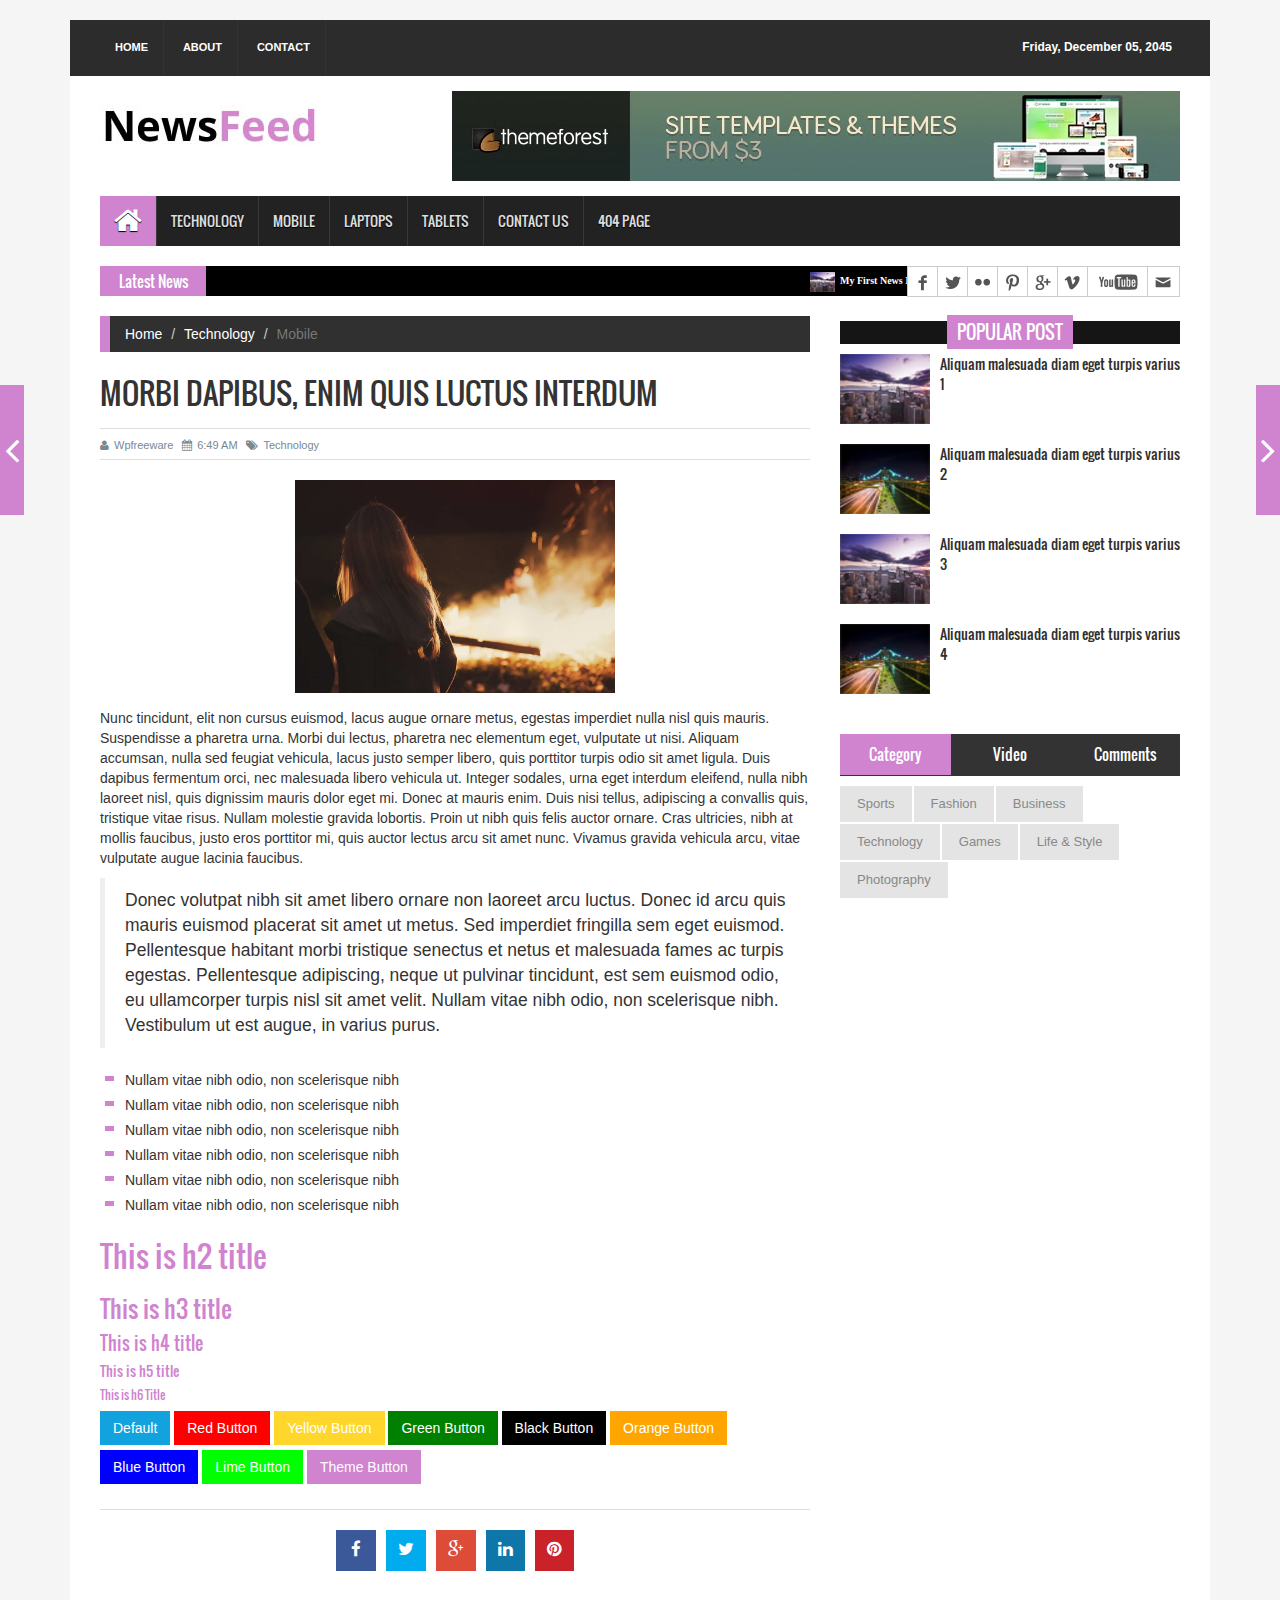
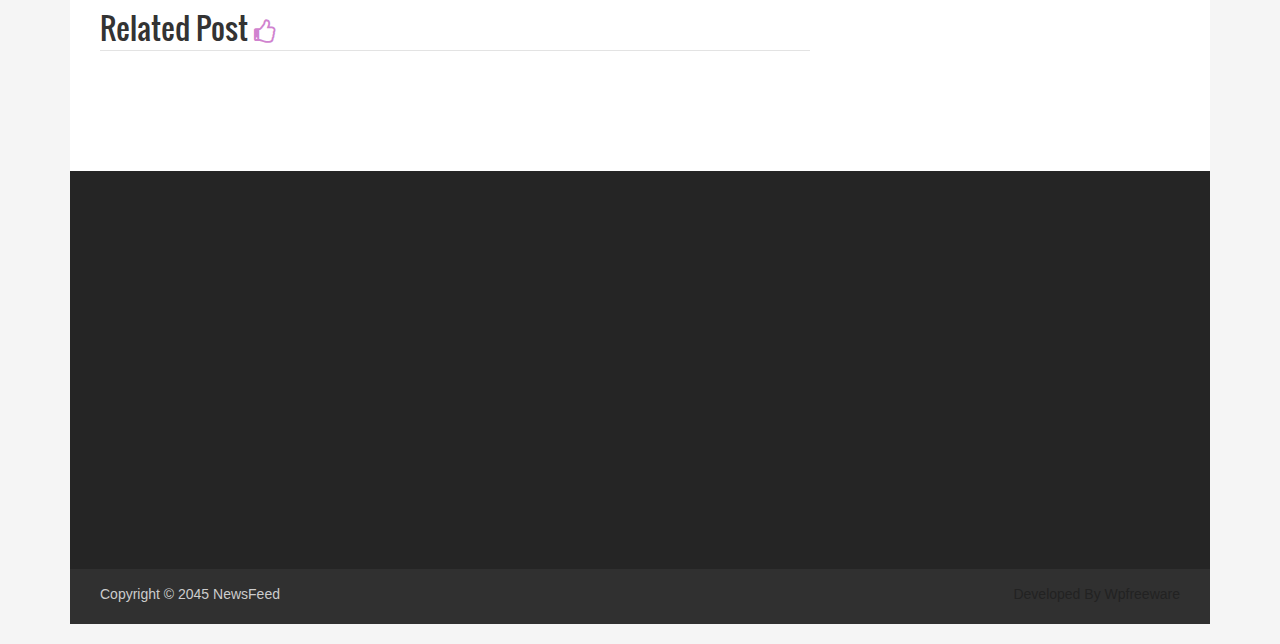
<file: pages/single_page.html>
<!DOCTYPE html>
<html>
<head>
<title>NewsFeed | Pages | Single Page</title>
<meta charset="utf-8">
<meta http-equiv="X-UA-Compatible" content="IE=edge">
<meta name="viewport" content="width=device-width, initial-scale=1">
<link rel="stylesheet" type="text/css" href="../assets/css/bootstrap.min.css">
<link rel="stylesheet" type="text/css" href="../assets/css/font-awesome.min.css">
<link rel="stylesheet" type="text/css" href="../assets/css/animate.css">
<link rel="stylesheet" type="text/css" href="../assets/css/font.css">
<link rel="stylesheet" type="text/css" href="../assets/css/li-scroller.css">
<link rel="stylesheet" type="text/css" href="../assets/css/slick.css">
<link rel="stylesheet" type="text/css" href="../assets/css/jquery.fancybox.css">
<link rel="stylesheet" type="text/css" href="../assets/css/theme.css">
<link rel="stylesheet" type="text/css" href="../assets/css/style.css">
<!--[if lt IE 9]>
<script src="../assets/js/html5shiv.min.js"></script>
<script src="../assets/js/respond.min.js"></script>
<![endif]-->
</head>
<body>
<div id="preloader">
  <div id="status">&nbsp;</div>
</div>
<a class="scrollToTop" href="#"><i class="fa fa-angle-up"></i></a>
<div class="container">
  <header id="header">
    <div class="row">
      <div class="col-lg-12 col-md-12 col-sm-12">
        <div class="header_top">
          <div class="header_top_left">
            <ul class="top_nav">
              <li><a href="../index.html">Home</a></li>
              <li><a href="#">About</a></li>
              <li><a href="contact.html">Contact</a></li>
            </ul>
          </div>
          <div class="header_top_right">
            <p>Friday, December 05, 2045</p>
          </div>
        </div>
      </div>
      <div class="col-lg-12 col-md-12 col-sm-12">
        <div class="header_bottom">
          <div class="logo_area"><a href="../index.html" class="logo"><img src="../images/logo.jpg" alt=""></a></div>
          <div class="add_banner"><a href="#"><img src="../images/addbanner_728x90_V1.jpg" alt=""></a></div>
        </div>
      </div>
    </div>
  </header>
  <section id="navArea">
    <nav class="navbar navbar-inverse" role="navigation">
      <div class="navbar-header">
        <button type="button" class="navbar-toggle collapsed" data-toggle="collapse" data-target="#navbar" aria-expanded="false" aria-controls="navbar"> <span class="sr-only">Toggle navigation</span> <span class="icon-bar"></span> <span class="icon-bar"></span> <span class="icon-bar"></span> </button>
      </div>
      <div id="navbar" class="navbar-collapse collapse">
        <ul class="nav navbar-nav main_nav">
          <li class="active"><a href="../index.html"><span class="fa fa-home desktop-home"></span><span class="mobile-show">Home</span></a></li>
          <li><a href="#">Technology</a></li>
          <li class="dropdown"> <a href="#" class="dropdown-toggle" data-toggle="dropdown" role="button" aria-expanded="false">Mobile</a>
            <ul class="dropdown-menu" role="menu">
              <li><a href="#">Android</a></li>
              <li><a href="#">Samsung</a></li>
              <li><a href="#">Nokia</a></li>
              <li><a href="#">Walton Mobile</a></li>
              <li><a href="#">Sympony</a></li>
            </ul>
          </li>
          <li><a href="#">Laptops</a></li>
          <li><a href="#">Tablets</a></li>
          <li><a href="contact.html">Contact Us</a></li>
          <li><a href="404.html">404 Page</a></li>
        </ul>
      </div>
    </nav>
  </section>
  <section id="newsSection">
    <div class="row">
      <div class="col-lg-12 col-md-12">
        <div class="latest_newsarea"> <span>Latest News</span>
          <ul id="ticker01" class="news_sticker">
            <li><a href="#"><img src="../images/news_thumbnail3.jpg" alt="">My First News Item</a></li>
            <li><a href="#"><img src="../images/news_thumbnail3.jpg" alt="">My Second News Item</a></li>
            <li><a href="#"><img src="../images/news_thumbnail3.jpg" alt="">My Third News Item</a></li>
            <li><a href="#"><img src="../images/news_thumbnail3.jpg" alt="">My Four News Item</a></li>
            <li><a href="#"><img src="../images/news_thumbnail3.jpg" alt="">My Five News Item</a></li>
            <li><a href="#"><img src="../images/news_thumbnail3.jpg" alt="">My Six News Item</a></li>
            <li><a href="#"><img src="../images/news_thumbnail3.jpg" alt="">My Seven News Item</a></li>
            <li><a href="#"><img src="../images/news_thumbnail3.jpg" alt="">My Eight News Item</a></li>
            <li><a href="#"><img src="../images/news_thumbnail2.jpg" alt="">My Nine News Item</a></li>
          </ul>
          <div class="social_area">
            <ul class="social_nav">
              <li class="facebook"><a href="#"></a></li>
              <li class="twitter"><a href="#"></a></li>
              <li class="flickr"><a href="#"></a></li>
              <li class="pinterest"><a href="#"></a></li>
              <li class="googleplus"><a href="#"></a></li>
              <li class="vimeo"><a href="#"></a></li>
              <li class="youtube"><a href="#"></a></li>
              <li class="mail"><a href="#"></a></li>
            </ul>
          </div>
        </div>
      </div>
    </div>
  </section>
  <section id="contentSection">
    <div class="row">
      <div class="col-lg-8 col-md-8 col-sm-8">
        <div class="left_content">
          <div class="single_page">
            <ol class="breadcrumb">
              <li><a href="../index.html">Home</a></li>
              <li><a href="#">Technology</a></li>
              <li class="active">Mobile</li>
            </ol>
            <h1>Morbi dapibus, enim quis luctus interdum</h1>
            <div class="post_commentbox"> <a href="#"><i class="fa fa-user"></i>Wpfreeware</a> <span><i class="fa fa-calendar"></i>6:49 AM</span> <a href="#"><i class="fa fa-tags"></i>Technology</a> </div>
            <div class="single_page_content"> <img class="img-center" src="../images/single_post_img.jpg" alt="">
              <p>Nunc tincidunt, elit non cursus euismod, lacus augue ornare metus, egestas imperdiet nulla nisl quis mauris. Suspendisse a pharetra urna. Morbi dui lectus, pharetra nec elementum eget, vulputate ut nisi. Aliquam accumsan, nulla sed feugiat vehicula, lacus justo semper libero, quis porttitor turpis odio sit amet ligula. Duis dapibus fermentum orci, nec malesuada libero vehicula ut. Integer sodales, urna eget interdum eleifend, nulla nibh laoreet nisl, quis dignissim mauris dolor eget mi. Donec at mauris enim. Duis nisi tellus, adipiscing a convallis quis, tristique vitae risus. Nullam molestie gravida lobortis. Proin ut nibh quis felis auctor ornare. Cras ultricies, nibh at mollis faucibus, justo eros porttitor mi, quis auctor lectus arcu sit amet nunc. Vivamus gravida vehicula arcu, vitae vulputate augue lacinia faucibus.</p>
              <blockquote> Donec volutpat nibh sit amet libero ornare non laoreet arcu luctus. Donec id arcu quis mauris euismod placerat sit amet ut metus. Sed imperdiet fringilla sem eget euismod. Pellentesque habitant morbi tristique senectus et netus et malesuada fames ac turpis egestas. Pellentesque adipiscing, neque ut pulvinar tincidunt, est sem euismod odio, eu ullamcorper turpis nisl sit amet velit. Nullam vitae nibh odio, non scelerisque nibh. Vestibulum ut est augue, in varius purus. </blockquote>
              <ul>
                <li>Nullam vitae nibh odio, non scelerisque nibh</li>
                <li>Nullam vitae nibh odio, non scelerisque nibh</li>
                <li>Nullam vitae nibh odio, non scelerisque nibh</li>
                <li>Nullam vitae nibh odio, non scelerisque nibh</li>
                <li>Nullam vitae nibh odio, non scelerisque nibh</li>
                <li>Nullam vitae nibh odio, non scelerisque nibh</li>
              </ul>
              <h2>This is h2 title</h2>
              <h3>This is h3 title</h3>
              <h4>This is h4 title</h4>
              <h5>This is h5 title</h5>
              <h6>This is h6 Title</h6>
              <button class="btn default-btn">Default</button>
              <button class="btn btn-red">Red Button</button>
              <button class="btn btn-yellow">Yellow Button</button>
              <button class="btn btn-green">Green Button</button>
              <button class="btn btn-black">Black Button</button>
              <button class="btn btn-orange">Orange Button</button>
              <button class="btn btn-blue">Blue Button</button>
              <button class="btn btn-lime">Lime Button</button>
              <button class="btn btn-theme">Theme Button</button>
            </div>
            <div class="social_link">
              <ul class="sociallink_nav">
                <li><a href="#"><i class="fa fa-facebook"></i></a></li>
                <li><a href="#"><i class="fa fa-twitter"></i></a></li>
                <li><a href="#"><i class="fa fa-google-plus"></i></a></li>
                <li><a href="#"><i class="fa fa-linkedin"></i></a></li>
                <li><a href="#"><i class="fa fa-pinterest"></i></a></li>
              </ul>
            </div>
            <div class="related_post">
              <h2>Related Post <i class="fa fa-thumbs-o-up"></i></h2>
              <ul class="spost_nav wow fadeInDown animated">
                <li>
                  <div class="media"> <a class="media-left" href="single_page.html"> <img src="../images/post_img1.jpg" alt=""> </a>
                    <div class="media-body"> <a class="catg_title" href="single_page.html"> Aliquam malesuada diam eget turpis varius</a> </div>
                  </div>
                </li>
                <li>
                  <div class="media"> <a class="media-left" href="single_page.html"> <img src="../images/post_img2.jpg" alt=""> </a>
                    <div class="media-body"> <a class="catg_title" href="single_page.html"> Aliquam malesuada diam eget turpis varius</a> </div>
                  </div>
                </li>
                <li>
                  <div class="media"> <a class="media-left" href="single_page.html"> <img src="../images/post_img1.jpg" alt=""> </a>
                    <div class="media-body"> <a class="catg_title" href="single_page.html"> Aliquam malesuada diam eget turpis varius</a> </div>
                  </div>
                </li>
              </ul>
            </div>
          </div>
        </div>
      </div>
      <nav class="nav-slit"> <a class="prev" href="#"> <span class="icon-wrap"><i class="fa fa-angle-left"></i></span>
        <div>
          <h3>City Lights</h3>
          <img src="../images/post_img1.jpg" alt=""/> </div>
        </a> <a class="next" href="#"> <span class="icon-wrap"><i class="fa fa-angle-right"></i></span>
        <div>
          <h3>Street Hills</h3>
          <img src="../images/post_img1.jpg" alt=""/> </div>
        </a> </nav>
      <div class="col-lg-4 col-md-4 col-sm-4">
        <aside class="right_content">
          <div class="single_sidebar">
            <h2><span>Popular Post</span></h2>
            <ul class="spost_nav">
              <li>
                <div class="media wow fadeInDown"> <a href="single_page.html" class="media-left"> <img alt="" src="../images/post_img1.jpg"> </a>
                  <div class="media-body"> <a href="single_page.html" class="catg_title"> Aliquam malesuada diam eget turpis varius 1</a> </div>
                </div>
              </li>
              <li>
                <div class="media wow fadeInDown"> <a href="single_page.html" class="media-left"> <img alt="" src="../images/post_img2.jpg"> </a>
                  <div class="media-body"> <a href="single_page.html" class="catg_title"> Aliquam malesuada diam eget turpis varius 2</a> </div>
                </div>
              </li>
              <li>
                <div class="media wow fadeInDown"> <a href="single_page.html" class="media-left"> <img alt="" src="../images/post_img1.jpg"> </a>
                  <div class="media-body"> <a href="single_page.html" class="catg_title"> Aliquam malesuada diam eget turpis varius 3</a> </div>
                </div>
              </li>
              <li>
                <div class="media wow fadeInDown"> <a href="single_page.html" class="media-left"> <img alt="" src="../images/post_img2.jpg"> </a>
                  <div class="media-body"> <a href="single_page.html" class="catg_title"> Aliquam malesuada diam eget turpis varius 4</a> </div>
                </div>
              </li>
            </ul>
          </div>
          <div class="single_sidebar">
            <ul class="nav nav-tabs" role="tablist">
              <li role="presentation" class="active"><a href="#category" aria-controls="home" role="tab" data-toggle="tab">Category</a></li>
              <li role="presentation"><a href="#video" aria-controls="profile" role="tab" data-toggle="tab">Video</a></li>
              <li role="presentation"><a href="#comments" aria-controls="messages" role="tab" data-toggle="tab">Comments</a></li>
            </ul>
            <div class="tab-content">
              <div role="tabpanel" class="tab-pane active" id="category">
                <ul>
                  <li class="cat-item"><a href="#">Sports</a></li>
                  <li class="cat-item"><a href="#">Fashion</a></li>
                  <li class="cat-item"><a href="#">Business</a></li>
                  <li class="cat-item"><a href="#">Technology</a></li>
                  <li class="cat-item"><a href="#">Games</a></li>
                  <li class="cat-item"><a href="#">Life &amp; Style</a></li>
                  <li class="cat-item"><a href="#">Photography</a></li>
                </ul>
              </div>
              <div role="tabpanel" class="tab-pane" id="video">
                <div class="vide_area">
                  <iframe width="100%" height="250" src="http://www.youtube.com/embed/h5QWbURNEpA?feature=player_detailpage" frameborder="0" allowfullscreen></iframe>
                </div>
              </div>
              <div role="tabpanel" class="tab-pane" id="comments">
                <ul class="spost_nav">
                  <li>
                    <div class="media wow fadeInDown"> <a href="single_page.html" class="media-left"> <img alt="" src="../images/post_img1.jpg"> </a>
                      <div class="media-body"> <a href="single_page.html" class="catg_title"> Aliquam malesuada diam eget turpis varius 1</a> </div>
                    </div>
                  </li>
                  <li>
                    <div class="media wow fadeInDown"> <a href="single_page.html" class="media-left"> <img alt="" src="../images/post_img2.jpg"> </a>
                      <div class="media-body"> <a href="single_page.html" class="catg_title"> Aliquam malesuada diam eget turpis varius 2</a> </div>
                    </div>
                  </li>
                  <li>
                    <div class="media wow fadeInDown"> <a href="single_page.html" class="media-left"> <img alt="" src="../images/post_img1.jpg"> </a>
                      <div class="media-body"> <a href="single_page.html" class="catg_title"> Aliquam malesuada diam eget turpis varius 3</a> </div>
                    </div>
                  </li>
                  <li>
                    <div class="media wow fadeInDown"> <a href="single_page.html" class="media-left"> <img alt="" src="../images/post_img2.jpg"> </a>
                      <div class="media-body"> <a href="single_page.html" class="catg_title"> Aliquam malesuada diam eget turpis varius 4</a> </div>
                    </div>
                  </li>
                </ul>
              </div>
            </div>
          </div>
          <div class="single_sidebar wow fadeInDown">
            <h2><span>Sponsor</span></h2>
            <a class="sideAdd" href="#"><img src="../images/add_img.jpg" alt=""></a> </div>
          <div class="single_sidebar wow fadeInDown">
            <h2><span>Category Archive</span></h2>
            <select class="catgArchive">
              <option>Select Category</option>
              <option>Life styles</option>
              <option>Sports</option>
              <option>Technology</option>
              <option>Treads</option>
            </select>
          </div>
          <div class="single_sidebar wow fadeInDown">
            <h2><span>Links</span></h2>
            <ul>
              <li><a href="#">Blog</a></li>
              <li><a href="#">Rss Feed</a></li>
              <li><a href="#">Login</a></li>
              <li><a href="#">Life &amp; Style</a></li>
            </ul>
          </div>
        </aside>
      </div>
    </div>
  </section>
  <footer id="footer">
    <div class="footer_top">
      <div class="row">
        <div class="col-lg-4 col-md-4 col-sm-4">
          <div class="footer_widget wow fadeInLeftBig">
            <h2>Flickr Images</h2>
          </div>
        </div>
        <div class="col-lg-4 col-md-4 col-sm-4">
          <div class="footer_widget wow fadeInDown">
            <h2>Tag</h2>
            <ul class="tag_nav">
              <li><a href="#">Games</a></li>
              <li><a href="#">Sports</a></li>
              <li><a href="#">Fashion</a></li>
              <li><a href="#">Business</a></li>
              <li><a href="#">Life &amp; Style</a></li>
              <li><a href="#">Technology</a></li>
              <li><a href="#">Photo</a></li>
              <li><a href="#">Slider</a></li>
            </ul>
          </div>
        </div>
        <div class="col-lg-4 col-md-4 col-sm-4">
          <div class="footer_widget wow fadeInRightBig">
            <h2>Contact</h2>
            <p>Lorem ipsum dolor sit amet, consectetur adipisicing elit, sed do eiusmod tempor incididunt ut labore et dolore magna aliqua Lorem ipsum dolor sit amet, consectetur adipisicing elit.</p>
            <address>
            Perfect News,1238 S . 123 St.Suite 25 Town City 3333,USA Phone: 123-326-789 Fax: 123-546-567
            </address>
          </div>
        </div>
      </div>
    </div>
    <div class="footer_bottom">
      <p class="copyright">Copyright &copy; 2045 <a href="../index.html">NewsFeed</a></p>
      <p class="developer">Developed By Wpfreeware</p>
    </div>
  </footer>
</div>
<script src="../assets/js/jquery.min.js"></script> 
<script src="../assets/js/wow.min.js"></script> 
<script src="../assets/js/bootstrap.min.js"></script> 
<script src="../assets/js/slick.min.js"></script> 
<script src="../assets/js/jquery.li-scroller.1.0.js"></script> 
<script src="../assets/js/jquery.newsTicker.min.js"></script> 
<script src="../assets/js/jquery.fancybox.pack.js"></script> 
<script src="../assets/js/custom.js"></script>
</body>
</html>
</file>
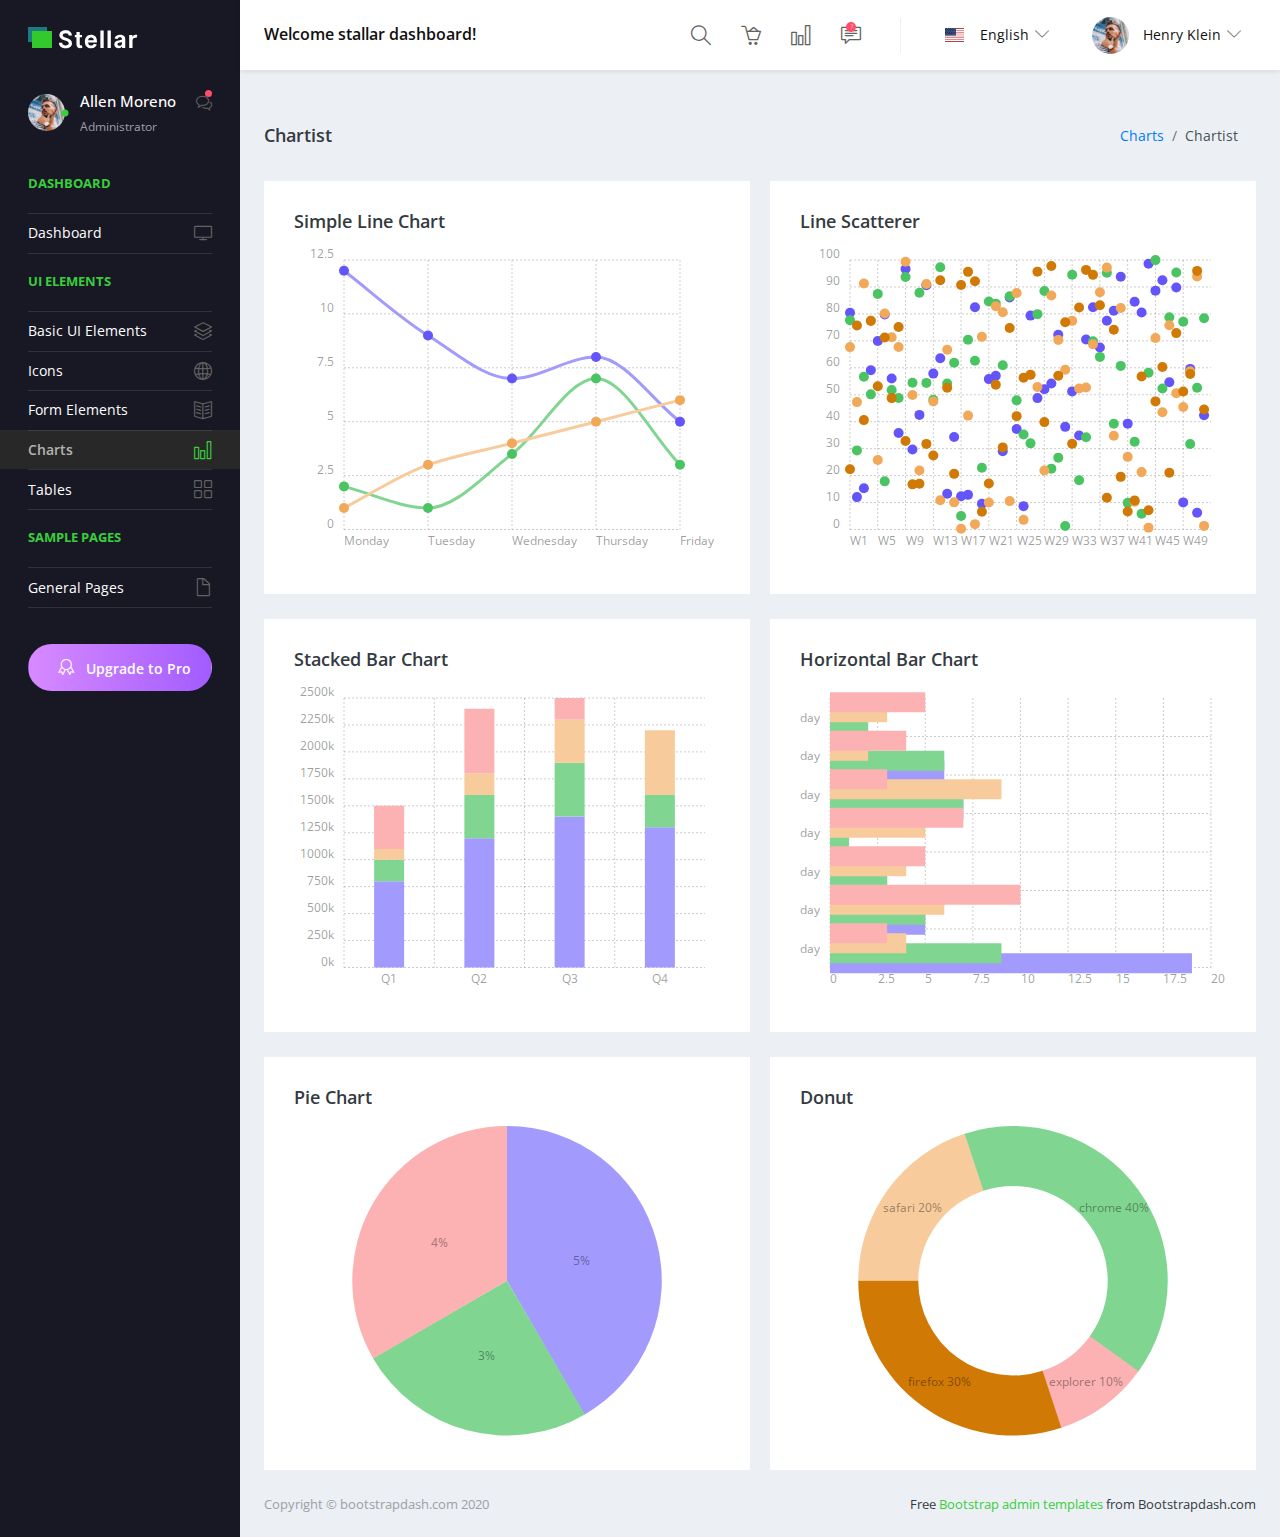
<file: Admin/pages/charts/chartist.html>
<!DOCTYPE html>
<html lang="en">
  <head>
    <!-- Required meta tags -->
    <meta charset="utf-8">
    <meta name="viewport" content="width=device-width, initial-scale=1, shrink-to-fit=no">
    <title>Stellar Admin</title>
    <!-- plugins:css -->
    <link rel="stylesheet" href="../../vendors/simple-line-icons/css/simple-line-icons.css">
    <link rel="stylesheet" href="../../vendors/flag-icon-css/css/flag-icon.min.css">
    <link rel="stylesheet" href="../../vendors/css/vendor.bundle.base.css">
    <!-- endinject -->
    <!-- Plugin css for this page -->
    <link rel="stylesheet" href="../../vendors/chartist/chartist.min.css">
    <!-- End Plugin css for this page -->
    <!-- inject:css -->
    <!-- endinject -->
    <!-- Layout styles -->
    <link rel="stylesheet" href="../../css/style.css">
    <!-- End layout styles -->
    <link rel="shortcut icon" href="../../images/favicon.png" />
  </head>
  <body>
    <div class="container-scroller">
      <!-- partial:../../partials/_navbar.html -->
      <nav class="navbar default-layout-navbar col-lg-12 col-12 p-0 fixed-top d-flex flex-row">
        <div class="navbar-brand-wrapper d-flex align-items-center">
          <a class="navbar-brand brand-logo" href="../../index.html">
            <img src="../../images/logo.svg" alt="logo" class="logo-dark" />
          </a>
          <a class="navbar-brand brand-logo-mini" href="../../index.html"><img src="../../images/logo-mini.svg" alt="logo" /></a>
        </div>
        <div class="navbar-menu-wrapper d-flex align-items-center flex-grow-1">
          <h5 class="mb-0 font-weight-medium d-none d-lg-flex">Welcome stallar dashboard!</h5>
          <ul class="navbar-nav navbar-nav-right ml-auto">
            <form class="search-form d-none d-md-block" action="#">
              <i class="icon-magnifier"></i>
              <input type="search" class="form-control" placeholder="Search Here" title="Search here">
            </form>
            <li class="nav-item"><a href="#" class="nav-link"><i class="icon-basket-loaded"></i></a></li>
            <li class="nav-item"><a href="#" class="nav-link"><i class="icon-chart"></i></a></li>
            <li class="nav-item dropdown">
              <a class="nav-link count-indicator message-dropdown" id="messageDropdown" href="#" data-toggle="dropdown" aria-expanded="false">
                <i class="icon-speech"></i>
                <span class="count">7</span>
              </a>
              <div class="dropdown-menu dropdown-menu-right navbar-dropdown preview-list pb-0" aria-labelledby="messageDropdown">
                <a class="dropdown-item py-3">
                  <p class="mb-0 font-weight-medium float-left">You have 7 unread mails </p>
                  <span class="badge badge-pill badge-primary float-right">View all</span>
                </a>
                <div class="dropdown-divider"></div>
                <a class="dropdown-item preview-item">
                  <div class="preview-thumbnail">
                    <img src="../../images/faces/face10.jpg" alt="image" class="img-sm profile-pic">
                  </div>
                  <div class="preview-item-content flex-grow py-2">
                    <p class="preview-subject ellipsis font-weight-medium text-dark">Marian Garner </p>
                    <p class="font-weight-light small-text"> The meeting is cancelled </p>
                  </div>
                </a>
                <a class="dropdown-item preview-item">
                  <div class="preview-thumbnail">
                    <img src="../../images/faces/face12.jpg" alt="image" class="img-sm profile-pic">
                  </div>
                  <div class="preview-item-content flex-grow py-2">
                    <p class="preview-subject ellipsis font-weight-medium text-dark">David Grey </p>
                    <p class="font-weight-light small-text"> The meeting is cancelled </p>
                  </div>
                </a>
                <a class="dropdown-item preview-item">
                  <div class="preview-thumbnail">
                    <img src="../../images/faces/face1.jpg" alt="image" class="img-sm profile-pic">
                  </div>
                  <div class="preview-item-content flex-grow py-2">
                    <p class="preview-subject ellipsis font-weight-medium text-dark">Travis Jenkins </p>
                    <p class="font-weight-light small-text"> The meeting is cancelled </p>
                  </div>
                </a>
              </div>
            </li>
            <li class="nav-item dropdown language-dropdown d-none d-sm-flex align-items-center">
              <a class="nav-link d-flex align-items-center dropdown-toggle" id="LanguageDropdown" href="#" data-toggle="dropdown" aria-expanded="false">
                <div class="d-inline-flex mr-3">
                  <i class="flag-icon flag-icon-us"></i>
                </div>
                <span class="profile-text font-weight-normal">English</span>
              </a>
              <div class="dropdown-menu dropdown-menu-left navbar-dropdown py-2" aria-labelledby="LanguageDropdown">
                <a class="dropdown-item">
                  <i class="flag-icon flag-icon-us"></i> English </a>
                <a class="dropdown-item">
                  <i class="flag-icon flag-icon-fr"></i> French </a>
                <a class="dropdown-item">
                  <i class="flag-icon flag-icon-ae"></i> Arabic </a>
                <a class="dropdown-item">
                  <i class="flag-icon flag-icon-ru"></i> Russian </a>
              </div>
            </li>
            <li class="nav-item dropdown d-none d-xl-inline-flex user-dropdown">
              <a class="nav-link dropdown-toggle" id="UserDropdown" href="#" data-toggle="dropdown" aria-expanded="false">
                <img class="img-xs rounded-circle ml-2" src="../../images/faces/face8.jpg" alt="Profile image"> <span class="font-weight-normal"> Henry Klein </span></a>
              <div class="dropdown-menu dropdown-menu-right navbar-dropdown" aria-labelledby="UserDropdown">
                <div class="dropdown-header text-center">
                  <img class="img-md rounded-circle" src="../../images/faces/face8.jpg" alt="Profile image">
                  <p class="mb-1 mt-3">Allen Moreno</p>
                  <p class="font-weight-light text-muted mb-0">allenmoreno@gmail.com</p>
                </div>
                <a class="dropdown-item"><i class="dropdown-item-icon icon-user text-primary"></i> My Profile <span class="badge badge-pill badge-danger">1</span></a>
                <a class="dropdown-item"><i class="dropdown-item-icon icon-speech text-primary"></i> Messages</a>
                <a class="dropdown-item"><i class="dropdown-item-icon icon-energy text-primary"></i> Activity</a>
                <a class="dropdown-item"><i class="dropdown-item-icon icon-question text-primary"></i> FAQ</a>
                <a class="dropdown-item"><i class="dropdown-item-icon icon-power text-primary"></i>Sign Out</a>
              </div>
            </li>
          </ul>
          <button class="navbar-toggler navbar-toggler-right d-lg-none align-self-center" type="button" data-toggle="offcanvas">
            <span class="icon-menu"></span>
          </button>
        </div>
      </nav>
      <!-- partial -->
      <div class="container-fluid page-body-wrapper">
        <!-- partial:../../partials/_sidebar.html -->
        <nav class="sidebar sidebar-offcanvas" id="sidebar">
          <ul class="nav">
            <li class="nav-item nav-profile">
              <a href="#" class="nav-link">
                <div class="profile-image">
                  <img class="img-xs rounded-circle" src="../../images/faces/face8.jpg" alt="profile image">
                  <div class="dot-indicator bg-success"></div>
                </div>
                <div class="text-wrapper">
                  <p class="profile-name">Allen Moreno</p>
                  <p class="designation">Administrator</p>
                </div>
                <div class="icon-container">
                  <i class="icon-bubbles"></i>
                  <div class="dot-indicator bg-danger"></div>
                </div>
              </a>
            </li>
            <li class="nav-item nav-category">
              <span class="nav-link">Dashboard</span>
            </li>
            <li class="nav-item">
              <a class="nav-link" href="../../index.html">
                <span class="menu-title">Dashboard</span>
                <i class="icon-screen-desktop menu-icon"></i>
              </a>
            </li>
            <li class="nav-item nav-category"><span class="nav-link">UI Elements</span></li>
            <li class="nav-item">
              <a class="nav-link" data-toggle="collapse" href="#ui-basic" aria-expanded="false" aria-controls="ui-basic">
                <span class="menu-title">Basic UI Elements</span>
                <i class="icon-layers menu-icon"></i>
              </a>
              <div class="collapse" id="ui-basic">
                <ul class="nav flex-column sub-menu">
                  <li class="nav-item"> <a class="nav-link" href="../../pages/ui-features/buttons.html">Buttons</a></li>
                  <li class="nav-item"> <a class="nav-link" href="../../pages/ui-features/typography.html">Typography</a></li>
                </ul>
              </div>
            </li>
            <li class="nav-item">
              <a class="nav-link" href="../../pages/icons/simple-line-icons.html">
                <span class="menu-title">Icons</span>
                <i class="icon-globe menu-icon"></i>
              </a>
            </li>
            <li class="nav-item">
              <a class="nav-link" href="../../pages/forms/basic_elements.html">
                <span class="menu-title">Form Elements</span>
                <i class="icon-book-open menu-icon"></i>
              </a>
            </li>
            <li class="nav-item">
              <a class="nav-link" href="../../pages/charts/chartist.html">
                <span class="menu-title">Charts</span>
                <i class="icon-chart menu-icon"></i>
              </a>
            </li>
            <li class="nav-item">
              <a class="nav-link" href="../../pages/tables/basic-table.html">
                <span class="menu-title">Tables</span>
                <i class="icon-grid menu-icon"></i>
              </a>
            </li>
            <li class="nav-item nav-category"><span class="nav-link">Sample Pages</span></li>
            <li class="nav-item">
              <a class="nav-link" data-toggle="collapse" href="#auth" aria-expanded="false" aria-controls="auth">
                <span class="menu-title">General Pages</span>
                <i class="icon-doc menu-icon"></i>
              </a>
              <div class="collapse" id="auth">
                <ul class="nav flex-column sub-menu">
                  <li class="nav-item"> <a class="nav-link" href="../../pages/samples/login.html"> Login </a></li>
                  <li class="nav-item"> <a class="nav-link" href="../../pages/samples/register.html"> Register </a></li>
                  <li class="nav-item"> <a class="nav-link" href="../../pages/samples/error-404.html"> 404 </a></li>
                  <li class="nav-item"> <a class="nav-link" href="../../pages/samples/error-500.html"> 500 </a></li>
                  <li class="nav-item"> <a class="nav-link" href="../../pages/samples/blank-page.html"> Blank Page </a></li>
                </ul>
              </div>
            </li>
            <li class="nav-item pro-upgrade">
              <span class="nav-link">
                <a class="btn btn-block px-0 btn-rounded btn-upgrade" href="https://www.bootstrapdash.com/product/stellar-admin-template/" target="_blank"> <i class="icon-badge mx-2"></i> Upgrade to Pro</a>
              </span>
            </li>
          </ul>
        </nav>
        <!-- partial -->
        <div class="main-panel">
          <div class="content-wrapper">
            <div class="page-header">
              <h3 class="page-title"> Chartist </h3>
              <nav aria-label="breadcrumb">
                <ol class="breadcrumb">
                  <li class="breadcrumb-item"><a href="#">Charts</a></li>
                  <li class="breadcrumb-item active" aria-current="page">Chartist</li>
                </ol>
              </nav>
            </div>
            <div class="row">
              <div class="col-lg-6 grid-margin stretch-card">
                <div class="card">
                  <div class="card-body">
                    <h4 class="card-title">Simple Line chart</h4>
                    <div class="ct-chart ct-perfect-fourth" id="ct-chart-line"></div>
                  </div>
                </div>
              </div>
              <div class="col-lg-6 grid-margin stretch-card">
                <div class="card">
                  <div class="card-body">
                    <h4 class="card-title">Line scatterer</h4>
                    <div id="rickshaw-time-scale"></div>
                    <div class="ct-chart ct-perfect-fourth" id="ct-chart-line-scatterer"></div>
                  </div>
                </div>
              </div>
            </div>
            <div class="row">
              <div class="col-lg-6 grid-margin stretch-card">
                <div class="card">
                  <div class="card-body">
                    <h4 class="card-title">Stacked bar chart</h4>
                    <div class="ct-chart ct-perfect-fourth" id="ct-chart-stacked-bar"></div>
                  </div>
                </div>
              </div>
              <div class="col-lg-6 grid-margin stretch-card">
                <div class="card">
                  <div class="card-body">
                    <h4 class="card-title">Horizontal bar chart</h4>
                    <div class="ct-chart ct-perfect-fourth" id="ct-chart-horizontal-bar"></div>
                  </div>
                </div>
              </div>
            </div>
            <div class="row">
              <div class="col-lg-6 grid-margin stretch-card">
                <div class="card">
                  <div class="card-body">
                    <h4 class="card-title">Pie chart</h4>
                    <div class="ct-chart ct-perfect-fourth" id="ct-chart-pie"></div>
                  </div>
                </div>
              </div>
              <div class="col-lg-6 grid-margin stretch-card">
                <div class="card">
                  <div class="card-body">
                    <h4 class="card-title">Donut</h4>
                    <div class="ct-chart ct-perfect-fourth" id="ct-chart-donut"></div>
                  </div>
                </div>
              </div>
            </div>
          </div>
          <!-- content-wrapper ends -->
          <!-- partial:../../partials/_footer.html -->
          <footer class="footer">
            <div class="d-sm-flex justify-content-center justify-content-sm-between">
              <span class="text-muted d-block text-center text-sm-left d-sm-inline-block">Copyright © bootstrapdash.com 2020</span>
              <span class="float-none float-sm-right d-block mt-1 mt-sm-0 text-center"> Free <a href="https://www.bootstrapdash.com/bootstrap-admin-template/" target="_blank">Bootstrap admin templates</a> from Bootstrapdash.com</span>
            </div>
          </footer>
          <!-- partial -->
        </div>
        <!-- main-panel ends -->
      </div>
      <!-- page-body-wrapper ends -->
    </div>
    <!-- container-scroller -->
    <!-- plugins:js -->
    <script src="../../vendors/js/vendor.bundle.base.js"></script>
    <!-- endinject -->
    <!-- Plugin js for this page -->
    <script src="../../vendors/chartist/chartist.min.js"></script>
    <!-- End plugin js for this page -->
    <!-- inject:js -->
    <script src="../../js/off-canvas.js"></script>
    <script src="../../js/misc.js"></script>
    <!-- endinject -->
    <!-- Custom js for this page -->
    <script src="../../js/chartist.js"></script>
    <!-- End custom js for this page -->
  </body>
</html>
</file>
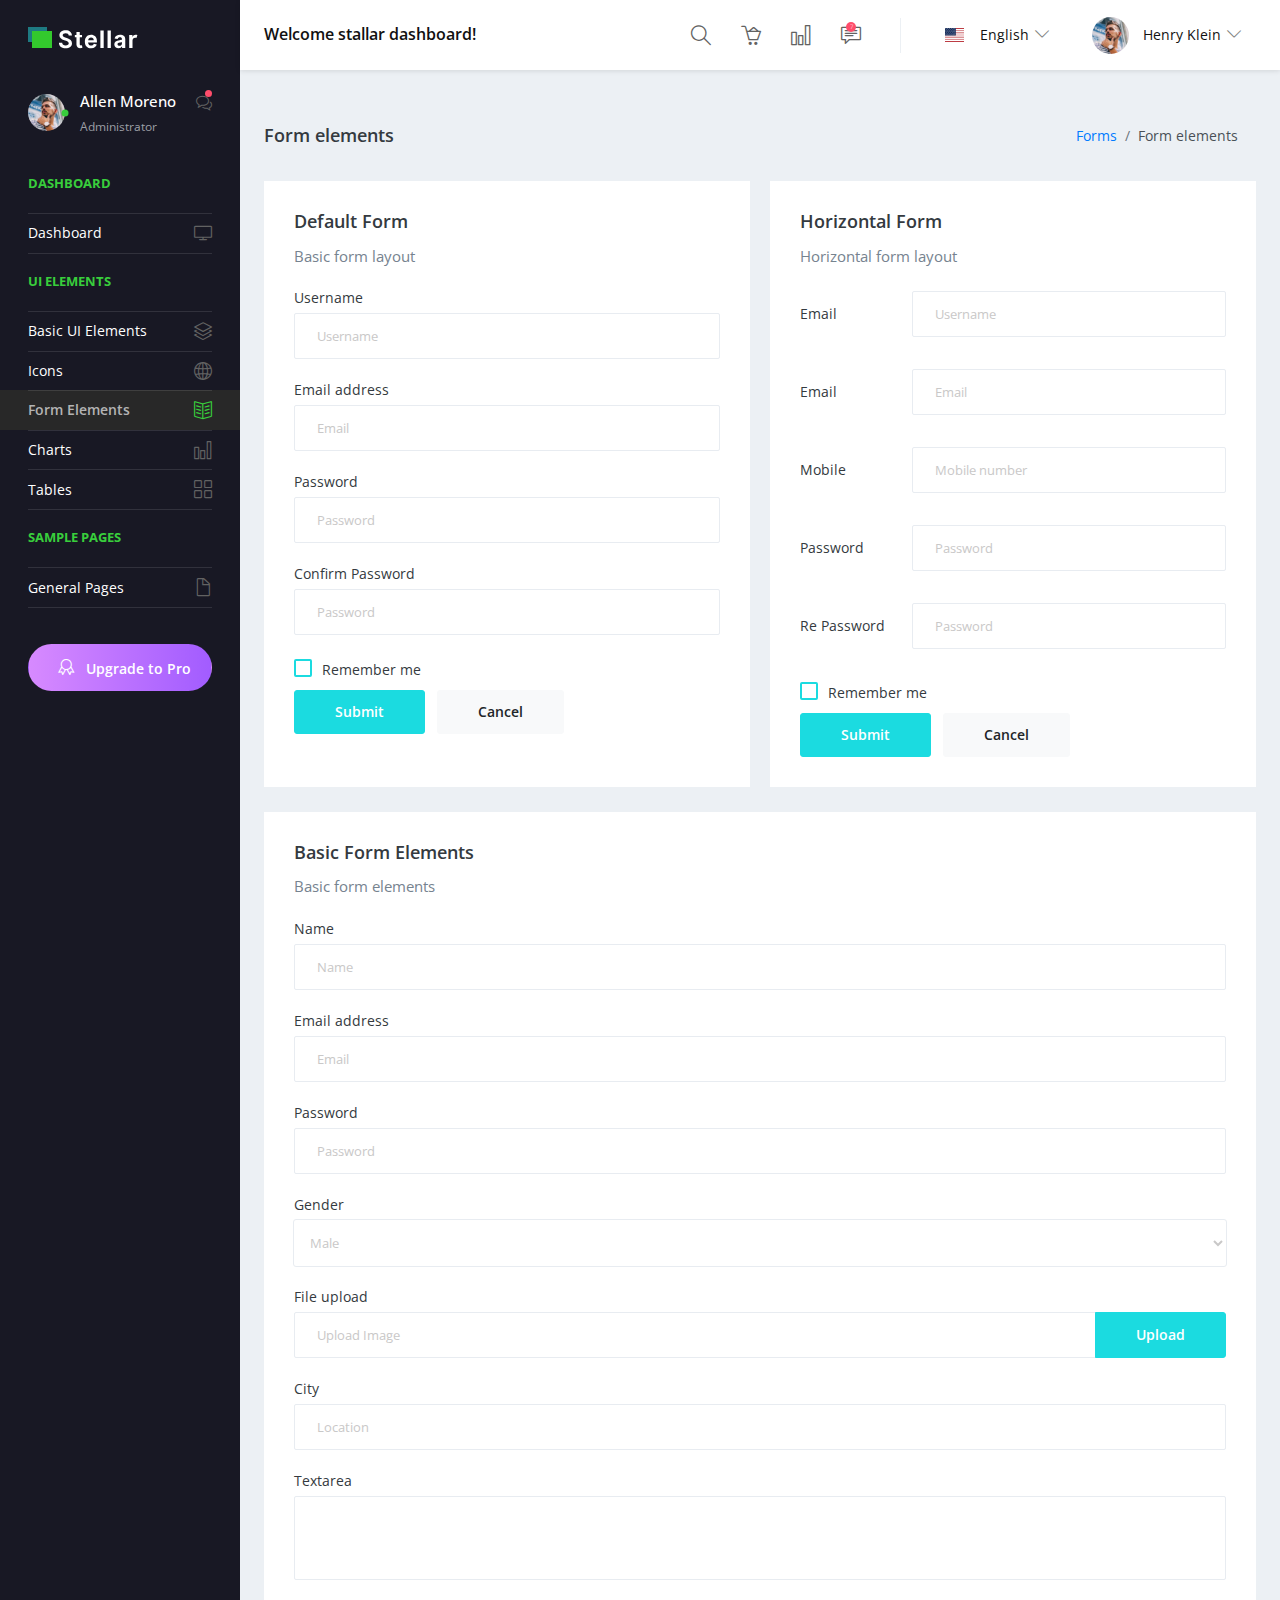
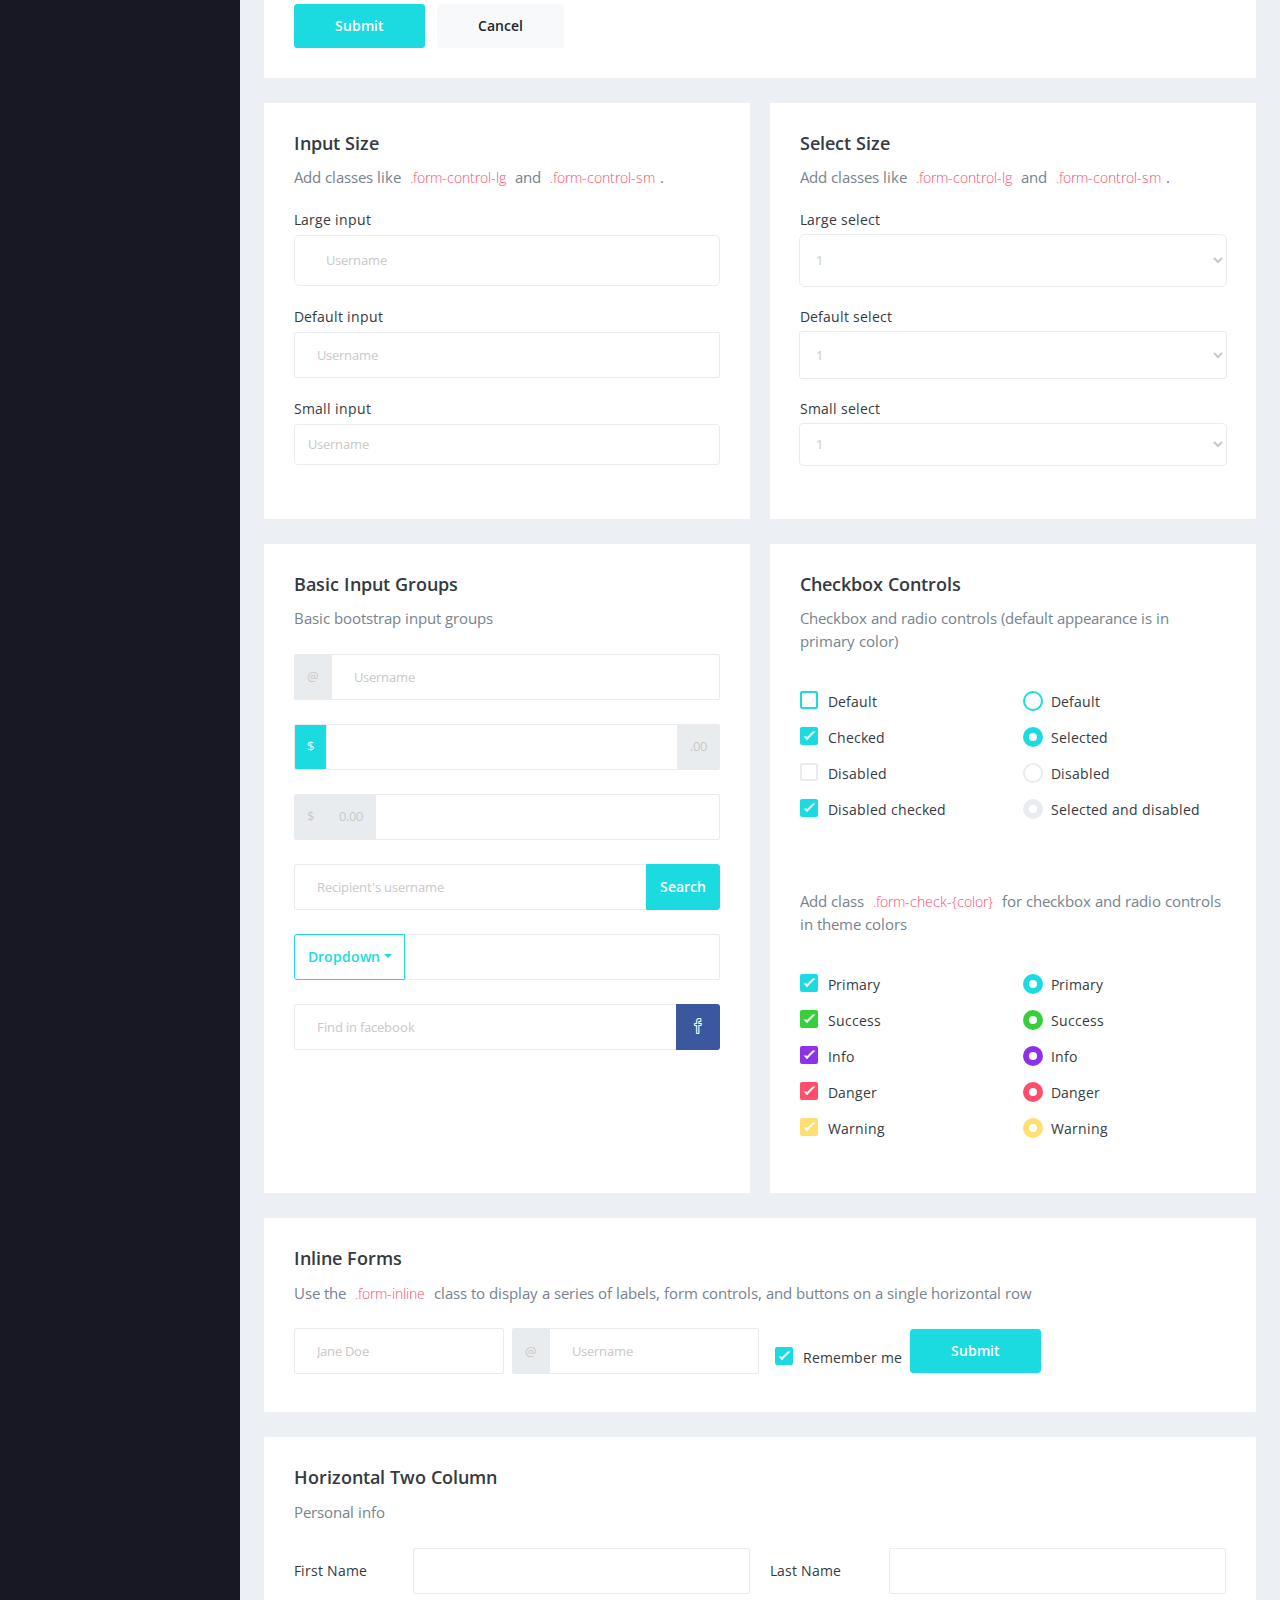
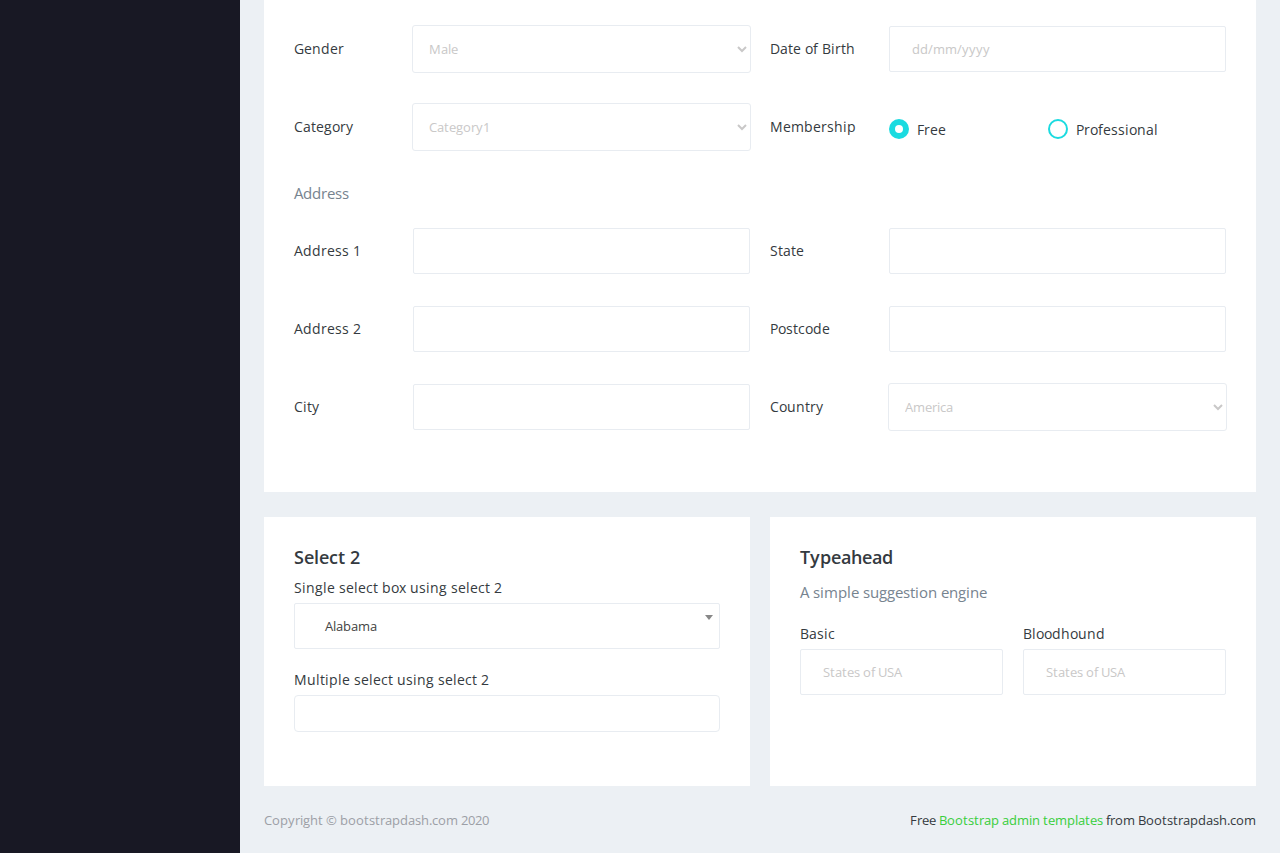
<file: Admin/pages/forms/basic_elements.html>
<!DOCTYPE html>
<html lang="en">
  <head>
    <!-- Required meta tags -->
    <meta charset="utf-8">
    <meta name="viewport" content="width=device-width, initial-scale=1, shrink-to-fit=no">
    <title>Stellar Admin</title>
    <!-- plugins:css -->
    <link rel="stylesheet" href="../../vendors/simple-line-icons/css/simple-line-icons.css">
    <link rel="stylesheet" href="../../vendors/flag-icon-css/css/flag-icon.min.css">
    <link rel="stylesheet" href="../../vendors/css/vendor.bundle.base.css">
    <!-- endinject -->
    <!-- Plugin css for this page -->
    <link rel="stylesheet" href="../../vendors/select2/select2.min.css">
    <link rel="stylesheet" href="../../vendors/select2-bootstrap-theme/select2-bootstrap.min.css">
    <!-- End plugin css for this page -->
    <!-- inject:css -->
    <!-- endinject -->
    <!-- Layout styles -->
    <link rel="stylesheet" href="../../css/style.css" />
    <link rel="shortcut icon" href="../../images/favicon.png" />
  </head>
  <body>
    <div class="container-scroller">
      <!-- partial:../../partials/_navbar.html -->
      <nav class="navbar default-layout-navbar col-lg-12 col-12 p-0 fixed-top d-flex flex-row">
        <div class="navbar-brand-wrapper d-flex align-items-center">
          <a class="navbar-brand brand-logo" href="../../index.html">
            <img src="../../images/logo.svg" alt="logo" class="logo-dark" />
          </a>
          <a class="navbar-brand brand-logo-mini" href="../../index.html"><img src="../../images/logo-mini.svg" alt="logo" /></a>
        </div>
        <div class="navbar-menu-wrapper d-flex align-items-center flex-grow-1">
          <h5 class="mb-0 font-weight-medium d-none d-lg-flex">Welcome stallar dashboard!</h5>
          <ul class="navbar-nav navbar-nav-right ml-auto">
            <form class="search-form d-none d-md-block" action="#">
              <i class="icon-magnifier"></i>
              <input type="search" class="form-control" placeholder="Search Here" title="Search here">
            </form>
            <li class="nav-item"><a href="#" class="nav-link"><i class="icon-basket-loaded"></i></a></li>
            <li class="nav-item"><a href="#" class="nav-link"><i class="icon-chart"></i></a></li>
            <li class="nav-item dropdown">
              <a class="nav-link count-indicator message-dropdown" id="messageDropdown" href="#" data-toggle="dropdown" aria-expanded="false">
                <i class="icon-speech"></i>
                <span class="count">7</span>
              </a>
              <div class="dropdown-menu dropdown-menu-right navbar-dropdown preview-list pb-0" aria-labelledby="messageDropdown">
                <a class="dropdown-item py-3">
                  <p class="mb-0 font-weight-medium float-left">You have 7 unread mails </p>
                  <span class="badge badge-pill badge-primary float-right">View all</span>
                </a>
                <div class="dropdown-divider"></div>
                <a class="dropdown-item preview-item">
                  <div class="preview-thumbnail">
                    <img src="../../images/faces/face10.jpg" alt="image" class="img-sm profile-pic">
                  </div>
                  <div class="preview-item-content flex-grow py-2">
                    <p class="preview-subject ellipsis font-weight-medium text-dark">Marian Garner </p>
                    <p class="font-weight-light small-text"> The meeting is cancelled </p>
                  </div>
                </a>
                <a class="dropdown-item preview-item">
                  <div class="preview-thumbnail">
                    <img src="../../images/faces/face12.jpg" alt="image" class="img-sm profile-pic">
                  </div>
                  <div class="preview-item-content flex-grow py-2">
                    <p class="preview-subject ellipsis font-weight-medium text-dark">David Grey </p>
                    <p class="font-weight-light small-text"> The meeting is cancelled </p>
                  </div>
                </a>
                <a class="dropdown-item preview-item">
                  <div class="preview-thumbnail">
                    <img src="../../images/faces/face1.jpg" alt="image" class="img-sm profile-pic">
                  </div>
                  <div class="preview-item-content flex-grow py-2">
                    <p class="preview-subject ellipsis font-weight-medium text-dark">Travis Jenkins </p>
                    <p class="font-weight-light small-text"> The meeting is cancelled </p>
                  </div>
                </a>
              </div>
            </li>
            <li class="nav-item dropdown language-dropdown d-none d-sm-flex align-items-center">
              <a class="nav-link d-flex align-items-center dropdown-toggle" id="LanguageDropdown" href="#" data-toggle="dropdown" aria-expanded="false">
                <div class="d-inline-flex mr-3">
                  <i class="flag-icon flag-icon-us"></i>
                </div>
                <span class="profile-text font-weight-normal">English</span>
              </a>
              <div class="dropdown-menu dropdown-menu-left navbar-dropdown py-2" aria-labelledby="LanguageDropdown">
                <a class="dropdown-item">
                  <i class="flag-icon flag-icon-us"></i> English </a>
                <a class="dropdown-item">
                  <i class="flag-icon flag-icon-fr"></i> French </a>
                <a class="dropdown-item">
                  <i class="flag-icon flag-icon-ae"></i> Arabic </a>
                <a class="dropdown-item">
                  <i class="flag-icon flag-icon-ru"></i> Russian </a>
              </div>
            </li>
            <li class="nav-item dropdown d-none d-xl-inline-flex user-dropdown">
              <a class="nav-link dropdown-toggle" id="UserDropdown" href="#" data-toggle="dropdown" aria-expanded="false">
                <img class="img-xs rounded-circle ml-2" src="../../images/faces/face8.jpg" alt="Profile image"> <span class="font-weight-normal"> Henry Klein </span></a>
              <div class="dropdown-menu dropdown-menu-right navbar-dropdown" aria-labelledby="UserDropdown">
                <div class="dropdown-header text-center">
                  <img class="img-md rounded-circle" src="../../images/faces/face8.jpg" alt="Profile image">
                  <p class="mb-1 mt-3">Allen Moreno</p>
                  <p class="font-weight-light text-muted mb-0">allenmoreno@gmail.com</p>
                </div>
                <a class="dropdown-item"><i class="dropdown-item-icon icon-user text-primary"></i> My Profile <span class="badge badge-pill badge-danger">1</span></a>
                <a class="dropdown-item"><i class="dropdown-item-icon icon-speech text-primary"></i> Messages</a>
                <a class="dropdown-item"><i class="dropdown-item-icon icon-energy text-primary"></i> Activity</a>
                <a class="dropdown-item"><i class="dropdown-item-icon icon-question text-primary"></i> FAQ</a>
                <a class="dropdown-item"><i class="dropdown-item-icon icon-power text-primary"></i>Sign Out</a>
              </div>
            </li>
          </ul>
          <button class="navbar-toggler navbar-toggler-right d-lg-none align-self-center" type="button" data-toggle="offcanvas">
            <span class="icon-menu"></span>
          </button>
        </div>
      </nav>
      <!-- partial -->
      <div class="container-fluid page-body-wrapper">
        <!-- partial:../../partials/_sidebar.html -->
        <nav class="sidebar sidebar-offcanvas" id="sidebar">
          <ul class="nav">
            <li class="nav-item nav-profile">
              <a href="#" class="nav-link">
                <div class="profile-image">
                  <img class="img-xs rounded-circle" src="../../images/faces/face8.jpg" alt="profile image">
                  <div class="dot-indicator bg-success"></div>
                </div>
                <div class="text-wrapper">
                  <p class="profile-name">Allen Moreno</p>
                  <p class="designation">Administrator</p>
                </div>
                <div class="icon-container">
                  <i class="icon-bubbles"></i>
                  <div class="dot-indicator bg-danger"></div>
                </div>
              </a>
            </li>
            <li class="nav-item nav-category">
              <span class="nav-link">Dashboard</span>
            </li>
            <li class="nav-item">
              <a class="nav-link" href="../../index.html">
                <span class="menu-title">Dashboard</span>
                <i class="icon-screen-desktop menu-icon"></i>
              </a>
            </li>
            <li class="nav-item nav-category"><span class="nav-link">UI Elements</span></li>
            <li class="nav-item">
              <a class="nav-link" data-toggle="collapse" href="#ui-basic" aria-expanded="false" aria-controls="ui-basic">
                <span class="menu-title">Basic UI Elements</span>
                <i class="icon-layers menu-icon"></i>
              </a>
              <div class="collapse" id="ui-basic">
                <ul class="nav flex-column sub-menu">
                  <li class="nav-item"> <a class="nav-link" href="../../pages/ui-features/buttons.html">Buttons</a></li>
                  <li class="nav-item"> <a class="nav-link" href="../../pages/ui-features/typography.html">Typography</a></li>
                </ul>
              </div>
            </li>
            <li class="nav-item">
              <a class="nav-link" href="../../pages/icons/simple-line-icons.html">
                <span class="menu-title">Icons</span>
                <i class="icon-globe menu-icon"></i>
              </a>
            </li>
            <li class="nav-item">
              <a class="nav-link" href="../../pages/forms/basic_elements.html">
                <span class="menu-title">Form Elements</span>
                <i class="icon-book-open menu-icon"></i>
              </a>
            </li>
            <li class="nav-item">
              <a class="nav-link" href="../../pages/charts/chartist.html">
                <span class="menu-title">Charts</span>
                <i class="icon-chart menu-icon"></i>
              </a>
            </li>
            <li class="nav-item">
              <a class="nav-link" href="../../pages/tables/basic-table.html">
                <span class="menu-title">Tables</span>
                <i class="icon-grid menu-icon"></i>
              </a>
            </li>
            <li class="nav-item nav-category"><span class="nav-link">Sample Pages</span></li>
            <li class="nav-item">
              <a class="nav-link" data-toggle="collapse" href="#auth" aria-expanded="false" aria-controls="auth">
                <span class="menu-title">General Pages</span>
                <i class="icon-doc menu-icon"></i>
              </a>
              <div class="collapse" id="auth">
                <ul class="nav flex-column sub-menu">
                  <li class="nav-item"> <a class="nav-link" href="../../pages/samples/login.html"> Login </a></li>
                  <li class="nav-item"> <a class="nav-link" href="../../pages/samples/register.html"> Register </a></li>
                  <li class="nav-item"> <a class="nav-link" href="../../pages/samples/error-404.html"> 404 </a></li>
                  <li class="nav-item"> <a class="nav-link" href="../../pages/samples/error-500.html"> 500 </a></li>
                  <li class="nav-item"> <a class="nav-link" href="../../pages/samples/blank-page.html"> Blank Page </a></li>
                </ul>
              </div>
            </li>
            <li class="nav-item pro-upgrade">
              <span class="nav-link">
                <a class="btn btn-block px-0 btn-rounded btn-upgrade" href="https://www.bootstrapdash.com/product/stellar-admin-template/" target="_blank"> <i class="icon-badge mx-2"></i> Upgrade to Pro</a>
              </span>
            </li>
          </ul>
        </nav>
        <!-- partial -->
        <div class="main-panel">
          <div class="content-wrapper">
            <div class="page-header">
              <h3 class="page-title"> Form elements </h3>
              <nav aria-label="breadcrumb">
                <ol class="breadcrumb">
                  <li class="breadcrumb-item"><a href="#">Forms</a></li>
                  <li class="breadcrumb-item active" aria-current="page">Form elements</li>
                </ol>
              </nav>
            </div>
            <div class="row">
              <div class="col-md-6 grid-margin stretch-card">
                <div class="card">
                  <div class="card-body">
                    <h4 class="card-title">Default form</h4>
                    <p class="card-description"> Basic form layout </p>
                    <form class="forms-sample">
                      <div class="form-group">
                        <label for="exampleInputUsername1">Username</label>
                        <input type="text" class="form-control" id="exampleInputUsername1" placeholder="Username">
                      </div>
                      <div class="form-group">
                        <label for="exampleInputEmail1">Email address</label>
                        <input type="email" class="form-control" id="exampleInputEmail1" placeholder="Email">
                      </div>
                      <div class="form-group">
                        <label for="exampleInputPassword1">Password</label>
                        <input type="password" class="form-control" id="exampleInputPassword1" placeholder="Password">
                      </div>
                      <div class="form-group">
                        <label for="exampleInputConfirmPassword1">Confirm Password</label>
                        <input type="password" class="form-control" id="exampleInputConfirmPassword1" placeholder="Password">
                      </div>
                      <div class="form-check form-check-flat form-check-primary">
                        <label class="form-check-label">
                          <input type="checkbox" class="form-check-input"> Remember me </label>
                      </div>
                      <button type="submit" class="btn btn-primary mr-2">Submit</button>
                      <button class="btn btn-light">Cancel</button>
                    </form>
                  </div>
                </div>
              </div>
              <div class="col-md-6 grid-margin stretch-card">
                <div class="card">
                  <div class="card-body">
                    <h4 class="card-title">Horizontal Form</h4>
                    <p class="card-description"> Horizontal form layout </p>
                    <form class="forms-sample">
                      <div class="form-group row">
                        <label for="exampleInputUsername2" class="col-sm-3 col-form-label">Email</label>
                        <div class="col-sm-9">
                          <input type="text" class="form-control" id="exampleInputUsername2" placeholder="Username">
                        </div>
                      </div>
                      <div class="form-group row">
                        <label for="exampleInputEmail2" class="col-sm-3 col-form-label">Email</label>
                        <div class="col-sm-9">
                          <input type="email" class="form-control" id="exampleInputEmail2" placeholder="Email">
                        </div>
                      </div>
                      <div class="form-group row">
                        <label for="exampleInputMobile" class="col-sm-3 col-form-label">Mobile</label>
                        <div class="col-sm-9">
                          <input type="text" class="form-control" id="exampleInputMobile" placeholder="Mobile number">
                        </div>
                      </div>
                      <div class="form-group row">
                        <label for="exampleInputPassword2" class="col-sm-3 col-form-label">Password</label>
                        <div class="col-sm-9">
                          <input type="password" class="form-control" id="exampleInputPassword2" placeholder="Password">
                        </div>
                      </div>
                      <div class="form-group row">
                        <label for="exampleInputConfirmPassword2" class="col-sm-3 col-form-label">Re Password</label>
                        <div class="col-sm-9">
                          <input type="password" class="form-control" id="exampleInputConfirmPassword2" placeholder="Password">
                        </div>
                      </div>
                      <div class="form-check form-check-flat form-check-primary">
                        <label class="form-check-label">
                          <input type="checkbox" class="form-check-input"> Remember me </label>
                      </div>
                      <button type="submit" class="btn btn-primary mr-2">Submit</button>
                      <button class="btn btn-light">Cancel</button>
                    </form>
                  </div>
                </div>
              </div>
              <div class="col-12 grid-margin stretch-card">
                <div class="card">
                  <div class="card-body">
                    <h4 class="card-title">Basic form elements</h4>
                    <p class="card-description"> Basic form elements </p>
                    <form class="forms-sample">
                      <div class="form-group">
                        <label for="exampleInputName1">Name</label>
                        <input type="text" class="form-control" id="exampleInputName1" placeholder="Name">
                      </div>
                      <div class="form-group">
                        <label for="exampleInputEmail3">Email address</label>
                        <input type="email" class="form-control" id="exampleInputEmail3" placeholder="Email">
                      </div>
                      <div class="form-group">
                        <label for="exampleInputPassword4">Password</label>
                        <input type="password" class="form-control" id="exampleInputPassword4" placeholder="Password">
                      </div>
                      <div class="form-group">
                        <label for="exampleSelectGender">Gender</label>
                        <select class="form-control" id="exampleSelectGender">
                          <option>Male</option>
                          <option>Female</option>
                        </select>
                      </div>
                      <div class="form-group">
                        <label>File upload</label>
                        <input type="file" name="img[]" class="file-upload-default">
                        <div class="input-group col-xs-12">
                          <input type="text" class="form-control file-upload-info" disabled placeholder="Upload Image">
                          <span class="input-group-append">
                            <button class="file-upload-browse btn btn-primary" type="button">Upload</button>
                          </span>
                        </div>
                      </div>
                      <div class="form-group">
                        <label for="exampleInputCity1">City</label>
                        <input type="text" class="form-control" id="exampleInputCity1" placeholder="Location">
                      </div>
                      <div class="form-group">
                        <label for="exampleTextarea1">Textarea</label>
                        <textarea class="form-control" id="exampleTextarea1" rows="4"></textarea>
                      </div>
                      <button type="submit" class="btn btn-primary mr-2">Submit</button>
                      <button class="btn btn-light">Cancel</button>
                    </form>
                  </div>
                </div>
              </div>
              <div class="col-md-6 grid-margin stretch-card">
                <div class="card">
                  <div class="card-body">
                    <h4 class="card-title">Input size</h4>
                    <p class="card-description"> Add classes like <code>.form-control-lg</code> and <code>.form-control-sm</code>. </p>
                    <div class="form-group">
                      <label>Large input</label>
                      <input type="text" class="form-control form-control-lg" placeholder="Username" aria-label="Username">
                    </div>
                    <div class="form-group">
                      <label>Default input</label>
                      <input type="text" class="form-control" placeholder="Username" aria-label="Username">
                    </div>
                    <div class="form-group">
                      <label>Small input</label>
                      <input type="text" class="form-control form-control-sm" placeholder="Username" aria-label="Username">
                    </div>
                  </div>
                </div>
              </div>
              <div class="col-md-6 grid-margin stretch-card">
                <div class="card">
                  <div class="card-body">
                    <h4 class="card-title">Select size</h4>
                    <p class="card-description"> Add classes like <code>.form-control-lg</code> and <code>.form-control-sm</code>. </p>
                    <div class="form-group">
                      <label for="exampleFormControlSelect1">Large select</label>
                      <select class="form-control form-control-lg" id="exampleFormControlSelect1">
                        <option>1</option>
                        <option>2</option>
                        <option>3</option>
                        <option>4</option>
                        <option>5</option>
                      </select>
                    </div>
                    <div class="form-group">
                      <label for="exampleFormControlSelect2">Default select</label>
                      <select class="form-control" id="exampleFormControlSelect2">
                        <option>1</option>
                        <option>2</option>
                        <option>3</option>
                        <option>4</option>
                        <option>5</option>
                      </select>
                    </div>
                    <div class="form-group">
                      <label for="exampleFormControlSelect3">Small select</label>
                      <select class="form-control form-control-sm" id="exampleFormControlSelect3">
                        <option>1</option>
                        <option>2</option>
                        <option>3</option>
                        <option>4</option>
                        <option>5</option>
                      </select>
                    </div>
                  </div>
                </div>
              </div>
              <div class="col-md-6 grid-margin stretch-card">
                <div class="card">
                  <div class="card-body">
                    <h4 class="card-title">Basic input groups</h4>
                    <p class="card-description"> Basic bootstrap input groups </p>
                    <div class="form-group">
                      <div class="input-group">
                        <div class="input-group-prepend">
                          <span class="input-group-text">@</span>
                        </div>
                        <input type="text" class="form-control" placeholder="Username" aria-label="Username" aria-describedby="basic-addon1">
                      </div>
                    </div>
                    <div class="form-group">
                      <div class="input-group">
                        <div class="input-group-prepend">
                          <span class="input-group-text bg-primary text-white">$</span>
                        </div>
                        <input type="text" class="form-control" aria-label="Amount (to the nearest dollar)">
                        <div class="input-group-append">
                          <span class="input-group-text">.00</span>
                        </div>
                      </div>
                    </div>
                    <div class="form-group">
                      <div class="input-group">
                        <div class="input-group-prepend">
                          <span class="input-group-text">$</span>
                        </div>
                        <div class="input-group-prepend">
                          <span class="input-group-text">0.00</span>
                        </div>
                        <input type="text" class="form-control" aria-label="Amount (to the nearest dollar)">
                      </div>
                    </div>
                    <div class="form-group">
                      <div class="input-group">
                        <input type="text" class="form-control" placeholder="Recipient's username" aria-label="Recipient's username" aria-describedby="basic-addon2">
                        <div class="input-group-append">
                          <button class="btn btn-sm btn-primary" type="button">Search</button>
                        </div>
                      </div>
                    </div>
                    <div class="form-group">
                      <div class="input-group">
                        <div class="input-group-prepend">
                          <button class="btn btn-sm btn-outline-primary dropdown-toggle" type="button" data-toggle="dropdown" aria-haspopup="true" aria-expanded="false">Dropdown</button>
                          <div class="dropdown-menu">
                            <a class="dropdown-item" href="#">Action</a>
                            <a class="dropdown-item" href="#">Another action</a>
                            <a class="dropdown-item" href="#">Something else here</a>
                            <div role="separator" class="dropdown-divider"></div>
                            <a class="dropdown-item" href="#">Separated link</a>
                          </div>
                        </div>
                        <input type="text" class="form-control" aria-label="Text input with dropdown button">
                      </div>
                    </div>
                    <div class="form-group">
                      <div class="input-group">
                        <input type="text" class="form-control" placeholder="Find in facebook" aria-label="Recipient's username" aria-describedby="basic-addon2">
                        <div class="input-group-append">
                          <button class="btn btn-sm btn-facebook" type="button">
                            <i class="icon-social-facebook"></i>
                          </button>
                        </div>
                      </div>
                    </div>
                  </div>
                </div>
              </div>
              <div class="col-md-6 grid-margin stretch-card">
                <div class="card">
                  <div class="card-body">
                    <h4 class="card-title">Checkbox Controls</h4>
                    <p class="card-description">Checkbox and radio controls (default appearance is in primary color)</p>
                    <form>
                      <div class="row">
                        <div class="col-md-6">
                          <div class="form-group">
                            <div class="form-check">
                              <label class="form-check-label">
                                <input type="checkbox" class="form-check-input"> Default </label>
                            </div>
                            <div class="form-check">
                              <label class="form-check-label">
                                <input type="checkbox" class="form-check-input" checked> Checked </label>
                            </div>
                            <div class="form-check">
                              <label class="form-check-label">
                                <input type="checkbox" class="form-check-input" disabled> Disabled </label>
                            </div>
                            <div class="form-check">
                              <label class="form-check-label">
                                <input type="checkbox" class="form-check-input" disabled checked> Disabled checked </label>
                            </div>
                          </div>
                        </div>
                        <div class="col-md-6">
                          <div class="form-group">
                            <div class="form-check">
                              <label class="form-check-label">
                                <input type="radio" class="form-check-input" name="optionsRadios" id="optionsRadios1" value=""> Default </label>
                            </div>
                            <div class="form-check">
                              <label class="form-check-label">
                                <input type="radio" class="form-check-input" name="optionsRadios" id="optionsRadios2" value="option2" checked> Selected </label>
                            </div>
                            <div class="form-check">
                              <label class="form-check-label">
                                <input type="radio" class="form-check-input" name="optionsRadios2" id="optionsRadios3" value="option3" disabled> Disabled </label>
                            </div>
                            <div class="form-check">
                              <label class="form-check-label">
                                <input type="radio" class="form-check-input" name="optionsRadio2" id="optionsRadios4" value="option4" disabled checked> Selected and disabled </label>
                            </div>
                          </div>
                        </div>
                      </div>
                    </form>
                  </div>
                  <div class="card-body">
                    <p class="card-description">Add class <code>.form-check-{color}</code> for checkbox and radio controls in theme colors</p>
                    <form>
                      <div class="row">
                        <div class="col-md-6">
                          <div class="form-group">
                            <div class="form-check form-check-primary">
                              <label class="form-check-label">
                                <input type="checkbox" class="form-check-input" checked> Primary </label>
                            </div>
                            <div class="form-check form-check-success">
                              <label class="form-check-label">
                                <input type="checkbox" class="form-check-input" checked> Success </label>
                            </div>
                            <div class="form-check form-check-info">
                              <label class="form-check-label">
                                <input type="checkbox" class="form-check-input" checked> Info </label>
                            </div>
                            <div class="form-check form-check-danger">
                              <label class="form-check-label">
                                <input type="checkbox" class="form-check-input" checked> Danger </label>
                            </div>
                            <div class="form-check form-check-warning">
                              <label class="form-check-label">
                                <input type="checkbox" class="form-check-input" checked> Warning </label>
                            </div>
                          </div>
                        </div>
                        <div class="col-md-6">
                          <div class="form-group">
                            <div class="form-check form-check-primary">
                              <label class="form-check-label">
                                <input type="radio" class="form-check-input" name="ExampleRadio1" id="ExampleRadio1" checked> Primary </label>
                            </div>
                            <div class="form-check form-check-success">
                              <label class="form-check-label">
                                <input type="radio" class="form-check-input" name="ExampleRadio2" id="ExampleRadio2" checked> Success </label>
                            </div>
                            <div class="form-check form-check-info">
                              <label class="form-check-label">
                                <input type="radio" class="form-check-input" name="ExampleRadio3" id="ExampleRadio3" checked> Info </label>
                            </div>
                            <div class="form-check form-check-danger">
                              <label class="form-check-label">
                                <input type="radio" class="form-check-input" name="ExampleRadio4" id="ExampleRadio4" checked> Danger </label>
                            </div>
                            <div class="form-check form-check-warning">
                              <label class="form-check-label">
                                <input type="radio" class="form-check-input" name="ExampleRadio5" id="ExampleRadio5" checked> Warning </label>
                            </div>
                          </div>
                        </div>
                      </div>
                    </form>
                  </div>
                </div>
              </div>
              <div class="col-12 grid-margin stretch-card">
                <div class="card">
                  <div class="card-body">
                    <h4 class="card-title">Inline forms</h4>
                    <p class="card-description"> Use the <code>.form-inline</code> class to display a series of labels, form controls, and buttons on a single horizontal row </p>
                    <form class="form-inline">
                      <label class="sr-only" for="inlineFormInputName2">Name</label>
                      <input type="text" class="form-control mb-2 mr-sm-2" id="inlineFormInputName2" placeholder="Jane Doe">
                      <label class="sr-only" for="inlineFormInputGroupUsername2">Username</label>
                      <div class="input-group mb-2 mr-sm-2">
                        <div class="input-group-prepend">
                          <div class="input-group-text">@</div>
                        </div>
                        <input type="text" class="form-control" id="inlineFormInputGroupUsername2" placeholder="Username">
                      </div>
                      <div class="form-check mx-sm-2">
                        <label class="form-check-label">
                          <input type="checkbox" class="form-check-input" checked> Remember me </label>
                      </div>
                      <button type="submit" class="btn btn-primary mb-2">Submit</button>
                    </form>
                  </div>
                </div>
              </div>
              <div class="col-12 grid-margin">
                <div class="card">
                  <div class="card-body">
                    <h4 class="card-title">Horizontal Two column</h4>
                    <form class="form-sample">
                      <p class="card-description"> Personal info </p>
                      <div class="row">
                        <div class="col-md-6">
                          <div class="form-group row">
                            <label class="col-sm-3 col-form-label">First Name</label>
                            <div class="col-sm-9">
                              <input type="text" class="form-control" />
                            </div>
                          </div>
                        </div>
                        <div class="col-md-6">
                          <div class="form-group row">
                            <label class="col-sm-3 col-form-label">Last Name</label>
                            <div class="col-sm-9">
                              <input type="text" class="form-control" />
                            </div>
                          </div>
                        </div>
                      </div>
                      <div class="row">
                        <div class="col-md-6">
                          <div class="form-group row">
                            <label class="col-sm-3 col-form-label">Gender</label>
                            <div class="col-sm-9">
                              <select class="form-control">
                                <option>Male</option>
                                <option>Female</option>
                              </select>
                            </div>
                          </div>
                        </div>
                        <div class="col-md-6">
                          <div class="form-group row">
                            <label class="col-sm-3 col-form-label">Date of Birth</label>
                            <div class="col-sm-9">
                              <input class="form-control" placeholder="dd/mm/yyyy" />
                            </div>
                          </div>
                        </div>
                      </div>
                      <div class="row">
                        <div class="col-md-6">
                          <div class="form-group row">
                            <label class="col-sm-3 col-form-label">Category</label>
                            <div class="col-sm-9">
                              <select class="form-control">
                                <option>Category1</option>
                                <option>Category2</option>
                                <option>Category3</option>
                                <option>Category4</option>
                              </select>
                            </div>
                          </div>
                        </div>
                        <div class="col-md-6">
                          <div class="form-group row">
                            <label class="col-sm-3 col-form-label">Membership</label>
                            <div class="col-sm-4">
                              <div class="form-check">
                                <label class="form-check-label">
                                  <input type="radio" class="form-check-input" name="membershipRadios" id="membershipRadios1" value="" checked> Free </label>
                              </div>
                            </div>
                            <div class="col-sm-5">
                              <div class="form-check">
                                <label class="form-check-label">
                                  <input type="radio" class="form-check-input" name="membershipRadios" id="membershipRadios2" value="option2"> Professional </label>
                              </div>
                            </div>
                          </div>
                        </div>
                      </div>
                      <p class="card-description"> Address </p>
                      <div class="row">
                        <div class="col-md-6">
                          <div class="form-group row">
                            <label class="col-sm-3 col-form-label">Address 1</label>
                            <div class="col-sm-9">
                              <input type="text" class="form-control" />
                            </div>
                          </div>
                        </div>
                        <div class="col-md-6">
                          <div class="form-group row">
                            <label class="col-sm-3 col-form-label">State</label>
                            <div class="col-sm-9">
                              <input type="text" class="form-control" />
                            </div>
                          </div>
                        </div>
                      </div>
                      <div class="row">
                        <div class="col-md-6">
                          <div class="form-group row">
                            <label class="col-sm-3 col-form-label">Address 2</label>
                            <div class="col-sm-9">
                              <input type="text" class="form-control" />
                            </div>
                          </div>
                        </div>
                        <div class="col-md-6">
                          <div class="form-group row">
                            <label class="col-sm-3 col-form-label">Postcode</label>
                            <div class="col-sm-9">
                              <input type="text" class="form-control" />
                            </div>
                          </div>
                        </div>
                      </div>
                      <div class="row">
                        <div class="col-md-6">
                          <div class="form-group row">
                            <label class="col-sm-3 col-form-label">City</label>
                            <div class="col-sm-9">
                              <input type="text" class="form-control" />
                            </div>
                          </div>
                        </div>
                        <div class="col-md-6">
                          <div class="form-group row">
                            <label class="col-sm-3 col-form-label">Country</label>
                            <div class="col-sm-9">
                              <select class="form-control">
                                <option>America</option>
                                <option>Italy</option>
                                <option>Russia</option>
                                <option>Britain</option>
                              </select>
                            </div>
                          </div>
                        </div>
                      </div>
                    </form>
                  </div>
                </div>
              </div>
              <div class="col-md-6 grid-margin stretch-card">
                <div class="card">
                  <div class="card-body">
                    <h4 class="card-title">Select 2</h4>
                    <div class="form-group">
                      <label>Single select box using select 2</label>
                      <select class="js-example-basic-single" style="width:100%">
                        <option value="AL">Alabama</option>
                        <option value="WY">Wyoming</option>
                        <option value="AM">America</option>
                        <option value="CA">Canada</option>
                        <option value="RU">Russia</option>
                      </select>
                    </div>
                    <div class="form-group">
                      <label>Multiple select using select 2</label>
                      <select class="js-example-basic-multiple" multiple="multiple" style="width:100%">
                        <option value="AL">Alabama</option>
                        <option value="WY">Wyoming</option>
                        <option value="AM">America</option>
                        <option value="CA">Canada</option>
                        <option value="RU">Russia</option>
                      </select>
                    </div>
                  </div>
                </div>
              </div>
              <div class="col-md-6 grid-margin stretch-card">
                <div class="card">
                  <div class="card-body">
                    <h4 class="card-title">Typeahead</h4>
                    <p class="card-description"> A simple suggestion engine </p>
                    <div class="form-group row">
                      <div class="col">
                        <label>Basic</label>
                        <div id="the-basics">
                          <input class="typeahead form-control" type="text" placeholder="States of USA">
                        </div>
                      </div>
                      <div class="col">
                        <label>Bloodhound</label>
                        <div id="bloodhound">
                          <input class="typeahead form-control" type="text" placeholder="States of USA">
                        </div>
                      </div>
                    </div>
                  </div>
                </div>
              </div>
            </div>
          </div>
          <!-- content-wrapper ends -->
          <!-- partial:../../partials/_footer.html -->
          <footer class="footer">
            <div class="d-sm-flex justify-content-center justify-content-sm-between">
              <span class="text-muted d-block text-center text-sm-left d-sm-inline-block">Copyright © bootstrapdash.com 2020</span>
              <span class="float-none float-sm-right d-block mt-1 mt-sm-0 text-center"> Free <a href="https://www.bootstrapdash.com/bootstrap-admin-template/" target="_blank">Bootstrap admin templates</a> from Bootstrapdash.com</span>
            </div>
          </footer>
          <!-- partial -->
        </div>
        <!-- main-panel ends -->
      </div>
      <!-- page-body-wrapper ends -->
    </div>
    <!-- container-scroller -->
    <!-- plugins:js -->
    <script src="../../vendors/js/vendor.bundle.base.js"></script>
    <!-- endinject -->
    <!-- Plugin js for this page -->
    <script src="../../vendors/select2/select2.min.js"></script>
    <script src="../../vendors/typeahead.js/typeahead.bundle.min.js"></script>
    <!-- End plugin js for this page -->
    <!-- inject:js -->
    <script src="../../js/off-canvas.js"></script>
    <script src="../../js/misc.js"></script>
    <!-- endinject -->
    <!-- Custom js for this page -->
    <script src="../../js/typeahead.js"></script>
    <script src="../../js/select2.js"></script>
    <!-- End custom js for this page -->
  </body>
</html>
</file>
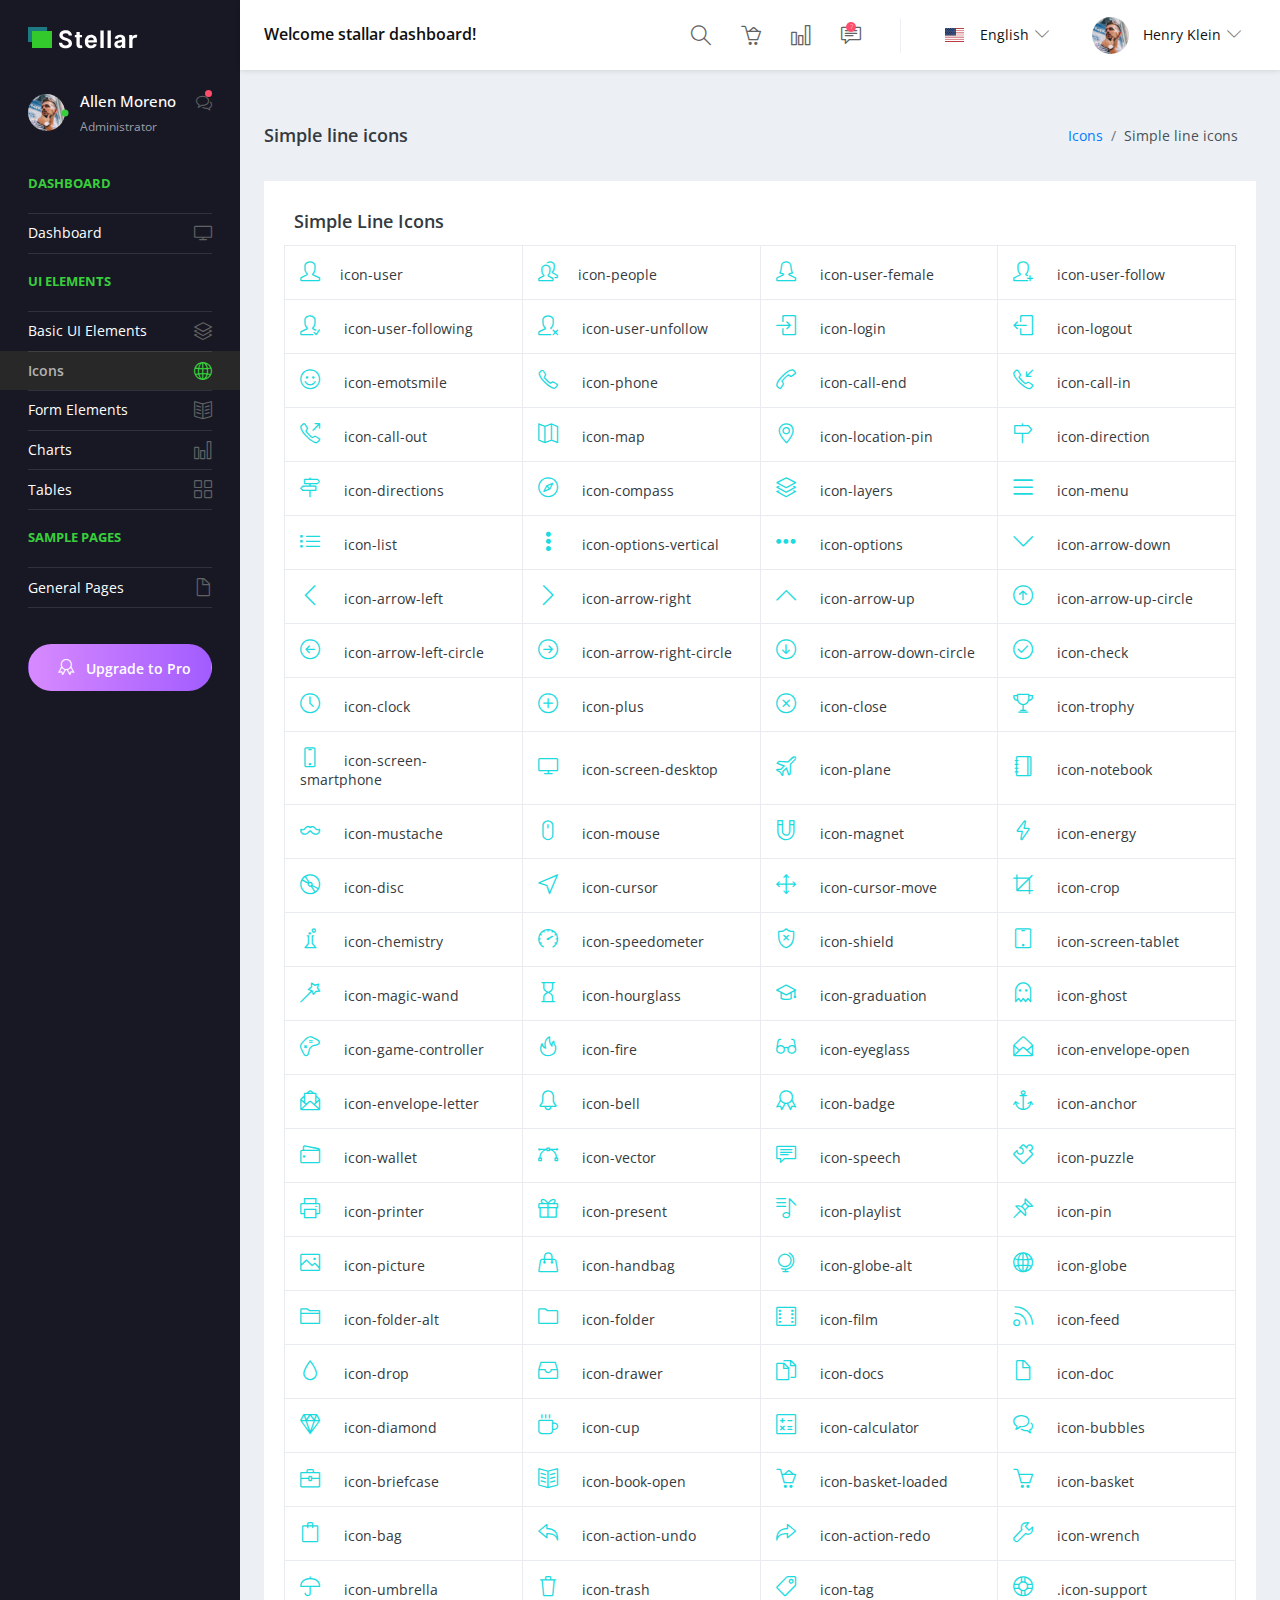
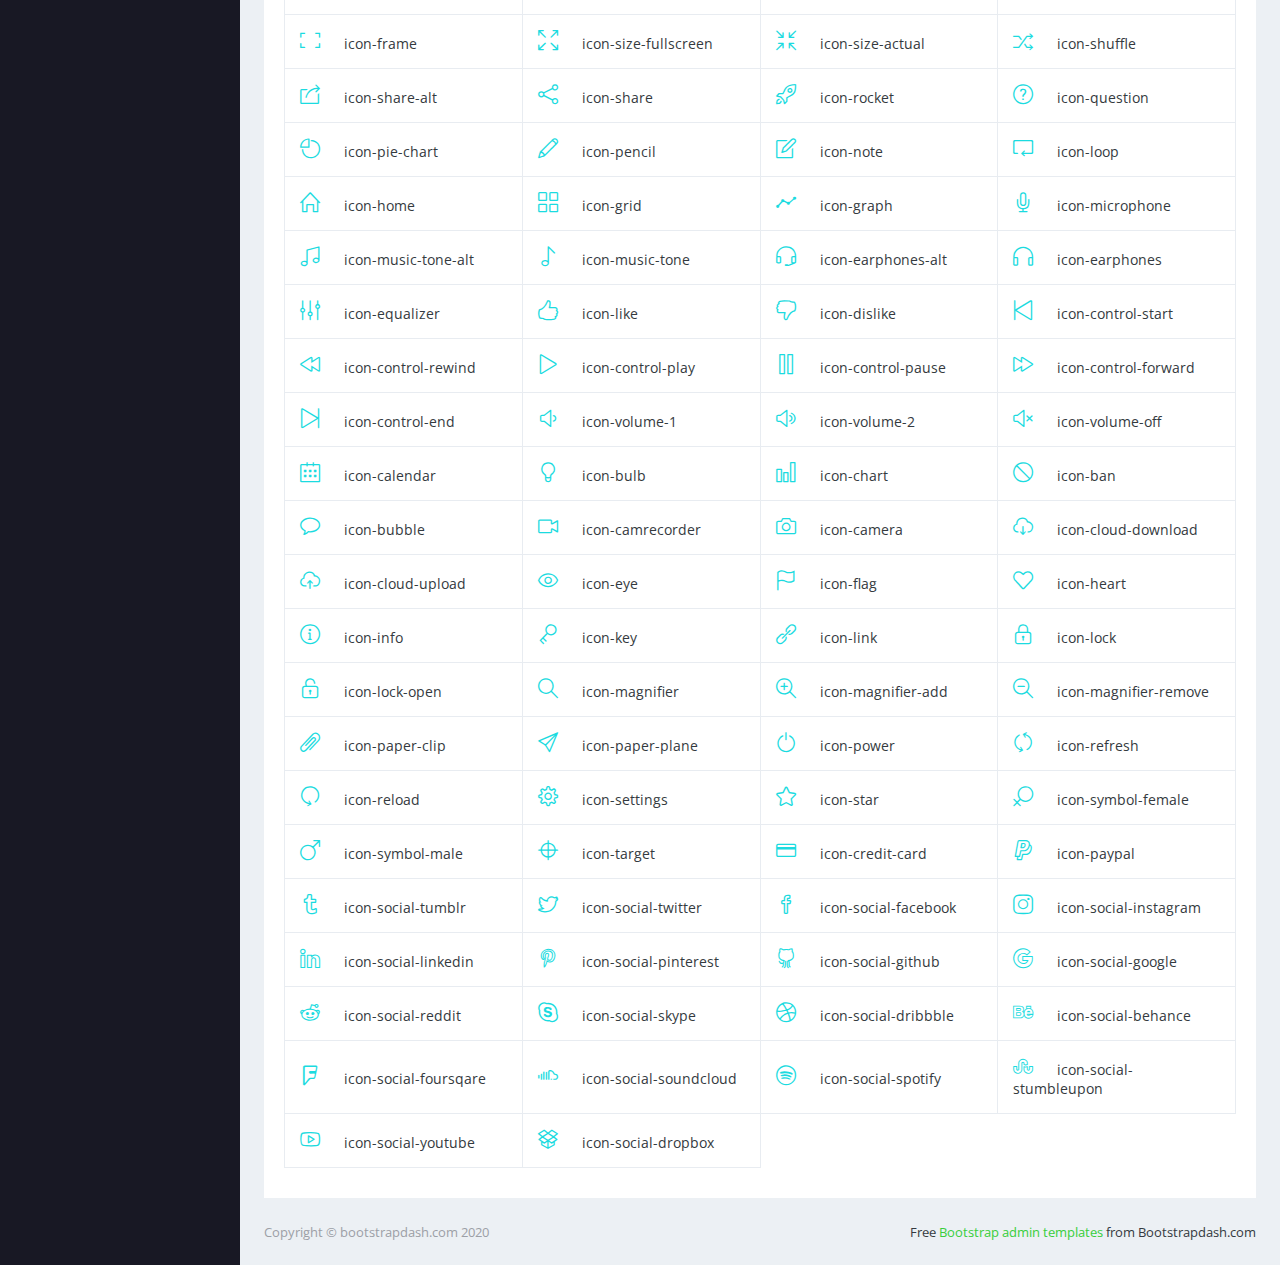
<file: Admin/pages/icons/simple-line-icons.html>
<!DOCTYPE html>
<html lang="en">
  <head>
    <!-- Required meta tags -->
    <meta charset="utf-8">
    <meta name="viewport" content="width=device-width, initial-scale=1, shrink-to-fit=no">
    <title>Stellar Admin</title>
    <!-- plugins:css -->
    <link rel="stylesheet" href="../../vendors/simple-line-icons/css/simple-line-icons.css">
    <link rel="stylesheet" href="../../vendors/flag-icon-css/css/flag-icon.min.css">
    <link rel="stylesheet" href="../../vendors/css/vendor.bundle.base.css">
    <!-- endinject -->
    <!-- Plugin css for this page -->
    <!-- End plugin css for this page -->
    <!-- inject:css -->
    <!-- endinject -->
    <!-- Layout styles -->
    <link rel="stylesheet" href="../../css/style.css" <!-- End layout styles -->
    <link rel="shortcut icon" href="../../images/favicon.png" />
  </head>
  <body>
    <div class="container-scroller">
      <!-- partial:../../partials/_navbar.html -->
      <nav class="navbar default-layout-navbar col-lg-12 col-12 p-0 fixed-top d-flex flex-row">
        <div class="navbar-brand-wrapper d-flex align-items-center">
          <a class="navbar-brand brand-logo" href="../../index.html">
            <img src="../../images/logo.svg" alt="logo" class="logo-dark" />
          </a>
          <a class="navbar-brand brand-logo-mini" href="../../index.html"><img src="../../images/logo-mini.svg" alt="logo" /></a>
        </div>
        <div class="navbar-menu-wrapper d-flex align-items-center flex-grow-1">
          <h5 class="mb-0 font-weight-medium d-none d-lg-flex">Welcome stallar dashboard!</h5>
          <ul class="navbar-nav navbar-nav-right ml-auto">
            <form class="search-form d-none d-md-block" action="#">
              <i class="icon-magnifier"></i>
              <input type="search" class="form-control" placeholder="Search Here" title="Search here">
            </form>
            <li class="nav-item"><a href="#" class="nav-link"><i class="icon-basket-loaded"></i></a></li>
            <li class="nav-item"><a href="#" class="nav-link"><i class="icon-chart"></i></a></li>
            <li class="nav-item dropdown">
              <a class="nav-link count-indicator message-dropdown" id="messageDropdown" href="#" data-toggle="dropdown" aria-expanded="false">
                <i class="icon-speech"></i>
                <span class="count">7</span>
              </a>
              <div class="dropdown-menu dropdown-menu-right navbar-dropdown preview-list pb-0" aria-labelledby="messageDropdown">
                <a class="dropdown-item py-3">
                  <p class="mb-0 font-weight-medium float-left">You have 7 unread mails </p>
                  <span class="badge badge-pill badge-primary float-right">View all</span>
                </a>
                <div class="dropdown-divider"></div>
                <a class="dropdown-item preview-item">
                  <div class="preview-thumbnail">
                    <img src="../../images/faces/face10.jpg" alt="image" class="img-sm profile-pic">
                  </div>
                  <div class="preview-item-content flex-grow py-2">
                    <p class="preview-subject ellipsis font-weight-medium text-dark">Marian Garner </p>
                    <p class="font-weight-light small-text"> The meeting is cancelled </p>
                  </div>
                </a>
                <a class="dropdown-item preview-item">
                  <div class="preview-thumbnail">
                    <img src="../../images/faces/face12.jpg" alt="image" class="img-sm profile-pic">
                  </div>
                  <div class="preview-item-content flex-grow py-2">
                    <p class="preview-subject ellipsis font-weight-medium text-dark">David Grey </p>
                    <p class="font-weight-light small-text"> The meeting is cancelled </p>
                  </div>
                </a>
                <a class="dropdown-item preview-item">
                  <div class="preview-thumbnail">
                    <img src="../../images/faces/face1.jpg" alt="image" class="img-sm profile-pic">
                  </div>
                  <div class="preview-item-content flex-grow py-2">
                    <p class="preview-subject ellipsis font-weight-medium text-dark">Travis Jenkins </p>
                    <p class="font-weight-light small-text"> The meeting is cancelled </p>
                  </div>
                </a>
              </div>
            </li>
            <li class="nav-item dropdown language-dropdown d-none d-sm-flex align-items-center">
              <a class="nav-link d-flex align-items-center dropdown-toggle" id="LanguageDropdown" href="#" data-toggle="dropdown" aria-expanded="false">
                <div class="d-inline-flex mr-3">
                  <i class="flag-icon flag-icon-us"></i>
                </div>
                <span class="profile-text font-weight-normal">English</span>
              </a>
              <div class="dropdown-menu dropdown-menu-left navbar-dropdown py-2" aria-labelledby="LanguageDropdown">
                <a class="dropdown-item">
                  <i class="flag-icon flag-icon-us"></i> English </a>
                <a class="dropdown-item">
                  <i class="flag-icon flag-icon-fr"></i> French </a>
                <a class="dropdown-item">
                  <i class="flag-icon flag-icon-ae"></i> Arabic </a>
                <a class="dropdown-item">
                  <i class="flag-icon flag-icon-ru"></i> Russian </a>
              </div>
            </li>
            <li class="nav-item dropdown d-none d-xl-inline-flex user-dropdown">
              <a class="nav-link dropdown-toggle" id="UserDropdown" href="#" data-toggle="dropdown" aria-expanded="false">
                <img class="img-xs rounded-circle ml-2" src="../../images/faces/face8.jpg" alt="Profile image"> <span class="font-weight-normal"> Henry Klein </span></a>
              <div class="dropdown-menu dropdown-menu-right navbar-dropdown" aria-labelledby="UserDropdown">
                <div class="dropdown-header text-center">
                  <img class="img-md rounded-circle" src="../../images/faces/face8.jpg" alt="Profile image">
                  <p class="mb-1 mt-3">Allen Moreno</p>
                  <p class="font-weight-light text-muted mb-0">allenmoreno@gmail.com</p>
                </div>
                <a class="dropdown-item"><i class="dropdown-item-icon icon-user text-primary"></i> My Profile <span class="badge badge-pill badge-danger">1</span></a>
                <a class="dropdown-item"><i class="dropdown-item-icon icon-speech text-primary"></i> Messages</a>
                <a class="dropdown-item"><i class="dropdown-item-icon icon-energy text-primary"></i> Activity</a>
                <a class="dropdown-item"><i class="dropdown-item-icon icon-question text-primary"></i> FAQ</a>
                <a class="dropdown-item"><i class="dropdown-item-icon icon-power text-primary"></i>Sign Out</a>
              </div>
            </li>
          </ul>
          <button class="navbar-toggler navbar-toggler-right d-lg-none align-self-center" type="button" data-toggle="offcanvas">
            <span class="icon-menu"></span>
          </button>
        </div>
      </nav>
      <!-- partial -->
      <div class="container-fluid page-body-wrapper">
        <!-- partial:../../partials/_sidebar.html -->
        <nav class="sidebar sidebar-offcanvas" id="sidebar">
          <ul class="nav">
            <li class="nav-item nav-profile">
              <a href="#" class="nav-link">
                <div class="profile-image">
                  <img class="img-xs rounded-circle" src="../../images/faces/face8.jpg" alt="profile image">
                  <div class="dot-indicator bg-success"></div>
                </div>
                <div class="text-wrapper">
                  <p class="profile-name">Allen Moreno</p>
                  <p class="designation">Administrator</p>
                </div>
                <div class="icon-container">
                  <i class="icon-bubbles"></i>
                  <div class="dot-indicator bg-danger"></div>
                </div>
              </a>
            </li>
            <li class="nav-item nav-category">
              <span class="nav-link">Dashboard</span>
            </li>
            <li class="nav-item">
              <a class="nav-link" href="../../index.html">
                <span class="menu-title">Dashboard</span>
                <i class="icon-screen-desktop menu-icon"></i>
              </a>
            </li>
            <li class="nav-item nav-category"><span class="nav-link">UI Elements</span></li>
            <li class="nav-item">
              <a class="nav-link" data-toggle="collapse" href="#ui-basic" aria-expanded="false" aria-controls="ui-basic">
                <span class="menu-title">Basic UI Elements</span>
                <i class="icon-layers menu-icon"></i>
              </a>
              <div class="collapse" id="ui-basic">
                <ul class="nav flex-column sub-menu">
                  <li class="nav-item"> <a class="nav-link" href="../../pages/ui-features/buttons.html">Buttons</a></li>
                  <li class="nav-item"> <a class="nav-link" href="../../pages/ui-features/typography.html">Typography</a></li>
                </ul>
              </div>
            </li>
            <li class="nav-item">
              <a class="nav-link" href="../../pages/icons/simple-line-icons.html">
                <span class="menu-title">Icons</span>
                <i class="icon-globe menu-icon"></i>
              </a>
            </li>
            <li class="nav-item">
              <a class="nav-link" href="../../pages/forms/basic_elements.html">
                <span class="menu-title">Form Elements</span>
                <i class="icon-book-open menu-icon"></i>
              </a>
            </li>
            <li class="nav-item">
              <a class="nav-link" href="../../pages/charts/chartist.html">
                <span class="menu-title">Charts</span>
                <i class="icon-chart menu-icon"></i>
              </a>
            </li>
            <li class="nav-item">
              <a class="nav-link" href="../../pages/tables/basic-table.html">
                <span class="menu-title">Tables</span>
                <i class="icon-grid menu-icon"></i>
              </a>
            </li>
            <li class="nav-item nav-category"><span class="nav-link">Sample Pages</span></li>
            <li class="nav-item">
              <a class="nav-link" data-toggle="collapse" href="#auth" aria-expanded="false" aria-controls="auth">
                <span class="menu-title">General Pages</span>
                <i class="icon-doc menu-icon"></i>
              </a>
              <div class="collapse" id="auth">
                <ul class="nav flex-column sub-menu">
                  <li class="nav-item"> <a class="nav-link" href="../../pages/samples/login.html"> Login </a></li>
                  <li class="nav-item"> <a class="nav-link" href="../../pages/samples/register.html"> Register </a></li>
                  <li class="nav-item"> <a class="nav-link" href="../../pages/samples/error-404.html"> 404 </a></li>
                  <li class="nav-item"> <a class="nav-link" href="../../pages/samples/error-500.html"> 500 </a></li>
                  <li class="nav-item"> <a class="nav-link" href="../../pages/samples/blank-page.html"> Blank Page </a></li>
                </ul>
              </div>
            </li>
            <li class="nav-item pro-upgrade">
              <span class="nav-link">
                <a class="btn btn-block px-0 btn-rounded btn-upgrade" href="https://www.bootstrapdash.com/product/stellar-admin-template/" target="_blank"> <i class="icon-badge mx-2"></i> Upgrade to Pro</a>
              </span>
            </li>
          </ul>
        </nav>
        <!-- partial -->
        <div class="main-panel">
          <div class="content-wrapper">
            <div class="page-header">
              <h3 class="page-title"> Simple line icons </h3>
              <nav aria-label="breadcrumb">
                <ol class="breadcrumb">
                  <li class="breadcrumb-item"><a href="#">Icons</a></li>
                  <li class="breadcrumb-item active" aria-current="page">Simple line icons</li>
                </ol>
              </nav>
            </div>
            <div class="row">
              <div class="col-lg-12 grid-margin">
                <div class="card">
                  <div class="card-body">
                    <h4 class="card-title">Simple line icons</h4>
                    <div class="icons-list row">
                      <div class="col-sm-6 col-md-4 col-lg-3">
                        <div class="preview"> <i class="icon-user"></i>icon-user </div>
                      </div>
                      <div class="col-sm-6 col-md-4 col-lg-3">
                        <div class="preview"> <i class="icon-people"></i>icon-people </div>
                      </div>
                      <div class="col-sm-6 col-md-4 col-lg-3">
                        <div class="preview"> <i class="icon-user-female"></i> icon-user-female </div>
                      </div>
                      <div class="col-sm-6 col-md-4 col-lg-3">
                        <div class="preview"> <i class="icon-user-follow"></i> icon-user-follow </div>
                      </div>
                      <div class="col-sm-6 col-md-4 col-lg-3">
                        <div class="preview"> <i class="icon-user-following"></i> icon-user-following </div>
                      </div>
                      <div class="col-sm-6 col-md-4 col-lg-3">
                        <div class="preview"> <i class="icon-user-unfollow"></i> icon-user-unfollow </div>
                      </div>
                      <div class="col-sm-6 col-md-4 col-lg-3">
                        <div class="preview"> <i class="icon-login"></i> icon-login </div>
                      </div>
                      <div class="col-sm-6 col-md-4 col-lg-3">
                        <div class="preview"> <i class="icon-logout"></i> icon-logout </div>
                      </div>
                      <div class="col-sm-6 col-md-4 col-lg-3">
                        <div class="preview"> <i class="icon-emotsmile"></i> icon-emotsmile </div>
                      </div>
                      <div class="col-sm-6 col-md-4 col-lg-3">
                        <div class="preview"> <i class="icon-phone"></i> icon-phone </div>
                      </div>
                      <div class="col-sm-6 col-md-4 col-lg-3">
                        <div class="preview"> <i class="icon-call-end"></i> icon-call-end </div>
                      </div>
                      <div class="col-sm-6 col-md-4 col-lg-3">
                        <div class="preview"> <i class="icon-call-in"></i> icon-call-in </div>
                      </div>
                      <div class="col-sm-6 col-md-4 col-lg-3">
                        <div class="preview"> <i class="icon-call-out"></i> icon-call-out </div>
                      </div>
                      <div class="col-sm-6 col-md-4 col-lg-3">
                        <div class="preview"> <i class="icon-map"></i> icon-map </div>
                      </div>
                      <div class="col-sm-6 col-md-4 col-lg-3">
                        <div class="preview"> <i class="icon-location-pin"></i> icon-location-pin </div>
                      </div>
                      <div class="col-sm-6 col-md-4 col-lg-3">
                        <div class="preview"> <i class="icon-direction"></i> icon-direction </div>
                      </div>
                      <div class="col-sm-6 col-md-4 col-lg-3">
                        <div class="preview"> <i class="icon-directions"></i> icon-directions </div>
                      </div>
                      <div class="col-sm-6 col-md-4 col-lg-3">
                        <div class="preview"> <i class="icon-compass"></i> icon-compass </div>
                      </div>
                      <div class="col-sm-6 col-md-4 col-lg-3">
                        <div class="preview"> <i class="icon-layers"></i> icon-layers </div>
                      </div>
                      <div class="col-sm-6 col-md-4 col-lg-3">
                        <div class="preview"> <i class="icon-menu"></i> icon-menu </div>
                      </div>
                      <div class="col-sm-6 col-md-4 col-lg-3">
                        <div class="preview"> <i class="icon-list"></i> icon-list </div>
                      </div>
                      <div class="col-sm-6 col-md-4 col-lg-3">
                        <div class="preview"> <i class="icon-options-vertical"></i> icon-options-vertical </div>
                      </div>
                      <div class="col-sm-6 col-md-4 col-lg-3">
                        <div class="preview"> <i class="icon-options"></i> icon-options </div>
                      </div>
                      <div class="col-sm-6 col-md-4 col-lg-3">
                        <div class="preview"> <i class="icon-arrow-down"></i> icon-arrow-down </div>
                      </div>
                      <div class="col-sm-6 col-md-4 col-lg-3">
                        <div class="preview"> <i class="icon-arrow-left"></i> icon-arrow-left </div>
                      </div>
                      <div class="col-sm-6 col-md-4 col-lg-3">
                        <div class="preview"> <i class="icon-arrow-right"></i> icon-arrow-right </div>
                      </div>
                      <div class="col-sm-6 col-md-4 col-lg-3">
                        <div class="preview"> <i class="icon-arrow-up"></i> icon-arrow-up </div>
                      </div>
                      <div class="col-sm-6 col-md-4 col-lg-3">
                        <div class="preview"> <i class="icon-arrow-up-circle"></i> icon-arrow-up-circle </div>
                      </div>
                      <div class="col-sm-6 col-md-4 col-lg-3">
                        <div class="preview"> <i class="icon-arrow-left-circle"></i> icon-arrow-left-circle </div>
                      </div>
                      <div class="col-sm-6 col-md-4 col-lg-3">
                        <div class="preview"> <i class="icon-arrow-right-circle"></i> icon-arrow-right-circle </div>
                      </div>
                      <div class="col-sm-6 col-md-4 col-lg-3">
                        <div class="preview"> <i class="icon-arrow-down-circle"></i> icon-arrow-down-circle </div>
                      </div>
                      <div class="col-sm-6 col-md-4 col-lg-3">
                        <div class="preview"> <i class="icon-check"></i> icon-check </div>
                      </div>
                      <div class="col-sm-6 col-md-4 col-lg-3">
                        <div class="preview"> <i class="icon-clock"></i> icon-clock </div>
                      </div>
                      <div class="col-sm-6 col-md-4 col-lg-3">
                        <div class="preview"> <i class="icon-plus"></i> icon-plus </div>
                      </div>
                      <div class="col-sm-6 col-md-4 col-lg-3">
                        <div class="preview"> <i class="icon-close"></i> icon-close </div>
                      </div>
                      <div class="col-sm-6 col-md-4 col-lg-3">
                        <div class="preview"> <i class="icon-trophy"></i> icon-trophy </div>
                      </div>
                      <div class="col-sm-6 col-md-4 col-lg-3">
                        <div class="preview"> <i class="icon-screen-smartphone"></i> icon-screen-smartphone </div>
                      </div>
                      <div class="col-sm-6 col-md-4 col-lg-3">
                        <div class="preview"> <i class="icon-screen-desktop"></i> icon-screen-desktop </div>
                      </div>
                      <div class="col-sm-6 col-md-4 col-lg-3">
                        <div class="preview"> <i class="icon-plane"></i> icon-plane </div>
                      </div>
                      <div class="col-sm-6 col-md-4 col-lg-3">
                        <div class="preview"> <i class="icon-notebook"></i> icon-notebook </div>
                      </div>
                      <div class="col-sm-6 col-md-4 col-lg-3">
                        <div class="preview"> <i class="icon-mustache"></i> icon-mustache </div>
                      </div>
                      <div class="col-sm-6 col-md-4 col-lg-3">
                        <div class="preview"> <i class="icon-mouse"></i> icon-mouse </div>
                      </div>
                      <div class="col-sm-6 col-md-4 col-lg-3">
                        <div class="preview"> <i class="icon-magnet"></i> icon-magnet </div>
                      </div>
                      <div class="col-sm-6 col-md-4 col-lg-3">
                        <div class="preview"> <i class="icon-energy"></i> icon-energy </div>
                      </div>
                      <div class="col-sm-6 col-md-4 col-lg-3">
                        <div class="preview"> <i class="icon-disc"></i> icon-disc </div>
                      </div>
                      <div class="col-sm-6 col-md-4 col-lg-3">
                        <div class="preview"> <i class="icon-cursor"></i> icon-cursor </div>
                      </div>
                      <div class="col-sm-6 col-md-4 col-lg-3">
                        <div class="preview"> <i class="icon-cursor-move"></i> icon-cursor-move </div>
                      </div>
                      <div class="col-sm-6 col-md-4 col-lg-3">
                        <div class="preview"> <i class="icon-crop"></i> icon-crop </div>
                      </div>
                      <div class="col-sm-6 col-md-4 col-lg-3">
                        <div class="preview"> <i class="icon-chemistry"></i> icon-chemistry </div>
                      </div>
                      <div class="col-sm-6 col-md-4 col-lg-3">
                        <div class="preview"> <i class="icon-speedometer"></i> icon-speedometer </div>
                      </div>
                      <div class="col-sm-6 col-md-4 col-lg-3">
                        <div class="preview"> <i class="icon-shield"></i> icon-shield </div>
                      </div>
                      <div class="col-sm-6 col-md-4 col-lg-3">
                        <div class="preview"> <i class="icon-screen-tablet"></i> icon-screen-tablet </div>
                      </div>
                      <div class="col-sm-6 col-md-4 col-lg-3">
                        <div class="preview"> <i class="icon-magic-wand"></i> icon-magic-wand </div>
                      </div>
                      <div class="col-sm-6 col-md-4 col-lg-3">
                        <div class="preview"> <i class="icon-hourglass"></i> icon-hourglass </div>
                      </div>
                      <div class="col-sm-6 col-md-4 col-lg-3">
                        <div class="preview"> <i class="icon-graduation"></i> icon-graduation </div>
                      </div>
                      <div class="col-sm-6 col-md-4 col-lg-3">
                        <div class="preview"> <i class="icon-ghost"></i> icon-ghost </div>
                      </div>
                      <div class="col-sm-6 col-md-4 col-lg-3">
                        <div class="preview"> <i class="icon-game-controller"></i> icon-game-controller </div>
                      </div>
                      <div class="col-sm-6 col-md-4 col-lg-3">
                        <div class="preview"> <i class="icon-fire"></i> icon-fire </div>
                      </div>
                      <div class="col-sm-6 col-md-4 col-lg-3">
                        <div class="preview"> <i class="icon-eyeglass"></i> icon-eyeglass </div>
                      </div>
                      <div class="col-sm-6 col-md-4 col-lg-3">
                        <div class="preview"> <i class="icon-envelope-open"></i> icon-envelope-open </div>
                      </div>
                      <div class="col-sm-6 col-md-4 col-lg-3">
                        <div class="preview"> <i class="icon-envelope-letter"></i> icon-envelope-letter </div>
                      </div>
                      <div class="col-sm-6 col-md-4 col-lg-3">
                        <div class="preview"> <i class="icon-bell"></i> icon-bell </div>
                      </div>
                      <div class="col-sm-6 col-md-4 col-lg-3">
                        <div class="preview"> <i class="icon-badge"></i> icon-badge </div>
                      </div>
                      <div class="col-sm-6 col-md-4 col-lg-3">
                        <div class="preview"> <i class="icon-anchor"></i> icon-anchor </div>
                      </div>
                      <div class="col-sm-6 col-md-4 col-lg-3">
                        <div class="preview"> <i class="icon-wallet"></i> icon-wallet </div>
                      </div>
                      <div class="col-sm-6 col-md-4 col-lg-3">
                        <div class="preview"> <i class="icon-vector"></i> icon-vector </div>
                      </div>
                      <div class="col-sm-6 col-md-4 col-lg-3">
                        <div class="preview"> <i class="icon-speech"></i> icon-speech </div>
                      </div>
                      <div class="col-sm-6 col-md-4 col-lg-3">
                        <div class="preview"> <i class="icon-puzzle"></i> icon-puzzle </div>
                      </div>
                      <div class="col-sm-6 col-md-4 col-lg-3">
                        <div class="preview"> <i class="icon-printer"></i> icon-printer </div>
                      </div>
                      <div class="col-sm-6 col-md-4 col-lg-3">
                        <div class="preview"> <i class="icon-present"></i> icon-present </div>
                      </div>
                      <div class="col-sm-6 col-md-4 col-lg-3">
                        <div class="preview"> <i class="icon-playlist"></i> icon-playlist </div>
                      </div>
                      <div class="col-sm-6 col-md-4 col-lg-3">
                        <div class="preview"> <i class="icon-pin"></i> icon-pin </div>
                      </div>
                      <div class="col-sm-6 col-md-4 col-lg-3">
                        <div class="preview"> <i class="icon-picture"></i> icon-picture </div>
                      </div>
                      <div class="col-sm-6 col-md-4 col-lg-3">
                        <div class="preview"> <i class="icon-handbag"></i> icon-handbag </div>
                      </div>
                      <div class="col-sm-6 col-md-4 col-lg-3">
                        <div class="preview"> <i class="icon-globe-alt"></i> icon-globe-alt </div>
                      </div>
                      <div class="col-sm-6 col-md-4 col-lg-3">
                        <div class="preview"> <i class="icon-globe"></i> icon-globe </div>
                      </div>
                      <div class="col-sm-6 col-md-4 col-lg-3">
                        <div class="preview"> <i class="icon-folder-alt"></i> icon-folder-alt </div>
                      </div>
                      <div class="col-sm-6 col-md-4 col-lg-3">
                        <div class="preview"> <i class="icon-folder"></i> icon-folder </div>
                      </div>
                      <div class="col-sm-6 col-md-4 col-lg-3">
                        <div class="preview"> <i class="icon-film"></i> icon-film </div>
                      </div>
                      <div class="col-sm-6 col-md-4 col-lg-3">
                        <div class="preview"> <i class="icon-feed"></i> icon-feed </div>
                      </div>
                      <div class="col-sm-6 col-md-4 col-lg-3">
                        <div class="preview"> <i class="icon-drop"></i> icon-drop </div>
                      </div>
                      <div class="col-sm-6 col-md-4 col-lg-3">
                        <div class="preview"> <i class="icon-drawer"></i> icon-drawer </div>
                      </div>
                      <div class="col-sm-6 col-md-4 col-lg-3">
                        <div class="preview"> <i class="icon-docs"></i> icon-docs </div>
                      </div>
                      <div class="col-sm-6 col-md-4 col-lg-3">
                        <div class="preview"> <i class="icon-doc"></i> icon-doc </div>
                      </div>
                      <div class="col-sm-6 col-md-4 col-lg-3">
                        <div class="preview"> <i class="icon-diamond"></i> icon-diamond </div>
                      </div>
                      <div class="col-sm-6 col-md-4 col-lg-3">
                        <div class="preview"> <i class="icon-cup"></i> icon-cup </div>
                      </div>
                      <div class="col-sm-6 col-md-4 col-lg-3">
                        <div class="preview"> <i class="icon-calculator"></i> icon-calculator </div>
                      </div>
                      <div class="col-sm-6 col-md-4 col-lg-3">
                        <div class="preview"> <i class="icon-bubbles"></i> icon-bubbles </div>
                      </div>
                      <div class="col-sm-6 col-md-4 col-lg-3">
                        <div class="preview"> <i class="icon-briefcase"></i> icon-briefcase </div>
                      </div>
                      <div class="col-sm-6 col-md-4 col-lg-3">
                        <div class="preview"> <i class="icon-book-open"></i> icon-book-open </div>
                      </div>
                      <div class="col-sm-6 col-md-4 col-lg-3">
                        <div class="preview"> <i class="icon-basket-loaded"></i> icon-basket-loaded </div>
                      </div>
                      <div class="col-sm-6 col-md-4 col-lg-3">
                        <div class="preview"> <i class="icon-basket"></i> icon-basket </div>
                      </div>
                      <div class="col-sm-6 col-md-4 col-lg-3">
                        <div class="preview"> <i class="icon-bag"></i> icon-bag </div>
                      </div>
                      <div class="col-sm-6 col-md-4 col-lg-3">
                        <div class="preview"> <i class="icon-action-undo"></i> icon-action-undo </div>
                      </div>
                      <div class="col-sm-6 col-md-4 col-lg-3">
                        <div class="preview"> <i class="icon-action-redo"></i> icon-action-redo </div>
                      </div>
                      <div class="col-sm-6 col-md-4 col-lg-3">
                        <div class="preview"> <i class="icon-wrench"></i> icon-wrench </div>
                      </div>
                      <div class="col-sm-6 col-md-4 col-lg-3">
                        <div class="preview"> <i class="icon-umbrella"></i> icon-umbrella </div>
                      </div>
                      <div class="col-sm-6 col-md-4 col-lg-3">
                        <div class="preview"> <i class="icon-trash"></i> icon-trash </div>
                      </div>
                      <div class="col-sm-6 col-md-4 col-lg-3">
                        <div class="preview"> <i class="icon-tag"></i> icon-tag </div>
                      </div>
                      <div class="col-sm-6 col-md-4 col-lg-3">
                        <div class="preview"> <i class="icon-support"></i> .icon-support </div>
                      </div>
                      <div class="col-sm-6 col-md-4 col-lg-3">
                        <div class="preview"> <i class="icon-frame"></i> icon-frame </div>
                      </div>
                      <div class="col-sm-6 col-md-4 col-lg-3">
                        <div class="preview"> <i class="icon-size-fullscreen"></i> icon-size-fullscreen </div>
                      </div>
                      <div class="col-sm-6 col-md-4 col-lg-3">
                        <div class="preview"> <i class="icon-size-actual"></i> icon-size-actual </div>
                      </div>
                      <div class="col-sm-6 col-md-4 col-lg-3">
                        <div class="preview"> <i class="icon-shuffle"></i> icon-shuffle </div>
                      </div>
                      <div class="col-sm-6 col-md-4 col-lg-3">
                        <div class="preview"> <i class="icon-share-alt"></i> icon-share-alt </div>
                      </div>
                      <div class="col-sm-6 col-md-4 col-lg-3">
                        <div class="preview"> <i class="icon-share"></i> icon-share </div>
                      </div>
                      <div class="col-sm-6 col-md-4 col-lg-3">
                        <div class="preview"> <i class="icon-rocket"></i> icon-rocket </div>
                      </div>
                      <div class="col-sm-6 col-md-4 col-lg-3">
                        <div class="preview"> <i class="icon-question"></i> icon-question </div>
                      </div>
                      <div class="col-sm-6 col-md-4 col-lg-3">
                        <div class="preview"> <i class="icon-pie-chart"></i> icon-pie-chart </div>
                      </div>
                      <div class="col-sm-6 col-md-4 col-lg-3">
                        <div class="preview"> <i class="icon-pencil"></i> icon-pencil </div>
                      </div>
                      <div class="col-sm-6 col-md-4 col-lg-3">
                        <div class="preview"> <i class="icon-note"></i> icon-note </div>
                      </div>
                      <div class="col-sm-6 col-md-4 col-lg-3">
                        <div class="preview"> <i class="icon-loop"></i> icon-loop </div>
                      </div>
                      <div class="col-sm-6 col-md-4 col-lg-3">
                        <div class="preview"> <i class="icon-home"></i> icon-home </div>
                      </div>
                      <div class="col-sm-6 col-md-4 col-lg-3">
                        <div class="preview"> <i class="icon-grid"></i> icon-grid </div>
                      </div>
                      <div class="col-sm-6 col-md-4 col-lg-3">
                        <div class="preview"> <i class="icon-graph"></i> icon-graph </div>
                      </div>
                      <div class="col-sm-6 col-md-4 col-lg-3">
                        <div class="preview"> <i class="icon-microphone"></i> icon-microphone </div>
                      </div>
                      <div class="col-sm-6 col-md-4 col-lg-3">
                        <div class="preview"> <i class="icon-music-tone-alt"></i> icon-music-tone-alt </div>
                      </div>
                      <div class="col-sm-6 col-md-4 col-lg-3">
                        <div class="preview"> <i class="icon-music-tone"></i> icon-music-tone </div>
                      </div>
                      <div class="col-sm-6 col-md-4 col-lg-3">
                        <div class="preview"> <i class="icon-earphones-alt"></i> icon-earphones-alt </div>
                      </div>
                      <div class="col-sm-6 col-md-4 col-lg-3">
                        <div class="preview"> <i class="icon-earphones"></i> icon-earphones </div>
                      </div>
                      <div class="col-sm-6 col-md-4 col-lg-3">
                        <div class="preview"> <i class="icon-equalizer"></i> icon-equalizer </div>
                      </div>
                      <div class="col-sm-6 col-md-4 col-lg-3">
                        <div class="preview"> <i class="icon-like"></i> icon-like </div>
                      </div>
                      <div class="col-sm-6 col-md-4 col-lg-3">
                        <div class="preview"> <i class="icon-dislike"></i> icon-dislike </div>
                      </div>
                      <div class="col-sm-6 col-md-4 col-lg-3">
                        <div class="preview"> <i class="icon-control-start"></i> icon-control-start </div>
                      </div>
                      <div class="col-sm-6 col-md-4 col-lg-3">
                        <div class="preview"> <i class="icon-control-rewind"></i> icon-control-rewind </div>
                      </div>
                      <div class="col-sm-6 col-md-4 col-lg-3">
                        <div class="preview"> <i class="icon-control-play"></i> icon-control-play </div>
                      </div>
                      <div class="col-sm-6 col-md-4 col-lg-3">
                        <div class="preview"> <i class="icon-control-pause"></i> icon-control-pause </div>
                      </div>
                      <div class="col-sm-6 col-md-4 col-lg-3">
                        <div class="preview"> <i class="icon-control-forward"></i> icon-control-forward </div>
                      </div>
                      <div class="col-sm-6 col-md-4 col-lg-3">
                        <div class="preview"> <i class="icon-control-end"></i> icon-control-end </div>
                      </div>
                      <div class="col-sm-6 col-md-4 col-lg-3">
                        <div class="preview"> <i class="icon-volume-1"></i> icon-volume-1 </div>
                      </div>
                      <div class="col-sm-6 col-md-4 col-lg-3">
                        <div class="preview"> <i class="icon-volume-2"></i> icon-volume-2 </div>
                      </div>
                      <div class="col-sm-6 col-md-4 col-lg-3">
                        <div class="preview"> <i class="icon-volume-off"></i> icon-volume-off </div>
                      </div>
                      <div class="col-sm-6 col-md-4 col-lg-3">
                        <div class="preview"> <i class="icon-calendar"></i> icon-calendar </div>
                      </div>
                      <div class="col-sm-6 col-md-4 col-lg-3">
                        <div class="preview"> <i class="icon-bulb"></i> icon-bulb </div>
                      </div>
                      <div class="col-sm-6 col-md-4 col-lg-3">
                        <div class="preview"> <i class="icon-chart"></i> icon-chart </div>
                      </div>
                      <div class="col-sm-6 col-md-4 col-lg-3">
                        <div class="preview"> <i class="icon-ban"></i> icon-ban </div>
                      </div>
                      <div class="col-sm-6 col-md-4 col-lg-3">
                        <div class="preview"> <i class="icon-bubble"></i> icon-bubble </div>
                      </div>
                      <div class="col-sm-6 col-md-4 col-lg-3">
                        <div class="preview"> <i class="icon-camrecorder"></i> icon-camrecorder </div>
                      </div>
                      <div class="col-sm-6 col-md-4 col-lg-3">
                        <div class="preview"> <i class="icon-camera"></i> icon-camera </div>
                      </div>
                      <div class="col-sm-6 col-md-4 col-lg-3">
                        <div class="preview"> <i class="icon-cloud-download"></i> icon-cloud-download </div>
                      </div>
                      <div class="col-sm-6 col-md-4 col-lg-3">
                        <div class="preview"> <i class="icon-cloud-upload"></i> icon-cloud-upload </div>
                      </div>
                      <div class="col-sm-6 col-md-4 col-lg-3">
                        <div class="preview"> <i class="icon-eye"></i> icon-eye </div>
                      </div>
                      <div class="col-sm-6 col-md-4 col-lg-3">
                        <div class="preview"> <i class="icon-flag"></i> icon-flag </div>
                      </div>
                      <div class="col-sm-6 col-md-4 col-lg-3">
                        <div class="preview"> <i class="icon-heart"></i> icon-heart </div>
                      </div>
                      <div class="col-sm-6 col-md-4 col-lg-3">
                        <div class="preview"> <i class="icon-info"></i> icon-info </div>
                      </div>
                      <div class="col-sm-6 col-md-4 col-lg-3">
                        <div class="preview"> <i class="icon-key"></i> icon-key </div>
                      </div>
                      <div class="col-sm-6 col-md-4 col-lg-3">
                        <div class="preview"> <i class="icon-link"></i> icon-link </div>
                      </div>
                      <div class="col-sm-6 col-md-4 col-lg-3">
                        <div class="preview"> <i class="icon-lock"></i> icon-lock </div>
                      </div>
                      <div class="col-sm-6 col-md-4 col-lg-3">
                        <div class="preview"> <i class="icon-lock-open"></i> icon-lock-open </div>
                      </div>
                      <div class="col-sm-6 col-md-4 col-lg-3">
                        <div class="preview"> <i class="icon-magnifier"></i> icon-magnifier </div>
                      </div>
                      <div class="col-sm-6 col-md-4 col-lg-3">
                        <div class="preview"> <i class="icon-magnifier-add"></i> icon-magnifier-add </div>
                      </div>
                      <div class="col-sm-6 col-md-4 col-lg-3">
                        <div class="preview"> <i class="icon-magnifier-remove"></i> icon-magnifier-remove </div>
                      </div>
                      <div class="col-sm-6 col-md-4 col-lg-3">
                        <div class="preview"> <i class="icon-paper-clip"></i> icon-paper-clip </div>
                      </div>
                      <div class="col-sm-6 col-md-4 col-lg-3">
                        <div class="preview"> <i class="icon-paper-plane"></i> icon-paper-plane </div>
                      </div>
                      <div class="col-sm-6 col-md-4 col-lg-3">
                        <div class="preview"> <i class="icon-power"></i> icon-power </div>
                      </div>
                      <div class="col-sm-6 col-md-4 col-lg-3">
                        <div class="preview"> <i class="icon-refresh"></i> icon-refresh </div>
                      </div>
                      <div class="col-sm-6 col-md-4 col-lg-3">
                        <div class="preview"> <i class="icon-reload"></i> icon-reload </div>
                      </div>
                      <div class="col-sm-6 col-md-4 col-lg-3">
                        <div class="preview"> <i class="icon-settings"></i> icon-settings </div>
                      </div>
                      <div class="col-sm-6 col-md-4 col-lg-3">
                        <div class="preview"> <i class="icon-star"></i> icon-star </div>
                      </div>
                      <div class="col-sm-6 col-md-4 col-lg-3">
                        <div class="preview"> <i class="icon-symbol-female"></i> icon-symbol-female </div>
                      </div>
                      <div class="col-sm-6 col-md-4 col-lg-3">
                        <div class="preview"> <i class="icon-symbol-male"></i> icon-symbol-male </div>
                      </div>
                      <div class="col-sm-6 col-md-4 col-lg-3">
                        <div class="preview"> <i class="icon-target"></i> icon-target </div>
                      </div>
                      <div class="col-sm-6 col-md-4 col-lg-3">
                        <div class="preview"> <i class="icon-credit-card"></i> icon-credit-card </div>
                      </div>
                      <div class="col-sm-6 col-md-4 col-lg-3">
                        <div class="preview"> <i class="icon-paypal"></i> icon-paypal </div>
                      </div>
                      <div class="col-sm-6 col-md-4 col-lg-3">
                        <div class="preview"> <i class="icon-social-tumblr"></i> icon-social-tumblr </div>
                      </div>
                      <div class="col-sm-6 col-md-4 col-lg-3">
                        <div class="preview"> <i class="icon-social-twitter"></i> icon-social-twitter </div>
                      </div>
                      <div class="col-sm-6 col-md-4 col-lg-3">
                        <div class="preview"> <i class="icon-social-facebook"></i> icon-social-facebook </div>
                      </div>
                      <div class="col-sm-6 col-md-4 col-lg-3">
                        <div class="preview"> <i class="icon-social-instagram"></i> icon-social-instagram </div>
                      </div>
                      <div class="col-sm-6 col-md-4 col-lg-3">
                        <div class="preview"> <i class="icon-social-linkedin"></i> icon-social-linkedin </div>
                      </div>
                      <div class="col-sm-6 col-md-4 col-lg-3">
                        <div class="preview"> <i class="icon-social-pinterest"></i> icon-social-pinterest </div>
                      </div>
                      <div class="col-sm-6 col-md-4 col-lg-3">
                        <div class="preview"> <i class="icon-social-github"></i> icon-social-github </div>
                      </div>
                      <div class="col-sm-6 col-md-4 col-lg-3">
                        <div class="preview"> <i class="icon-social-google"></i> icon-social-google </div>
                      </div>
                      <div class="col-sm-6 col-md-4 col-lg-3">
                        <div class="preview"> <i class="icon-social-reddit"></i> icon-social-reddit </div>
                      </div>
                      <div class="col-sm-6 col-md-4 col-lg-3">
                        <div class="preview"> <i class="icon-social-skype"></i> icon-social-skype </div>
                      </div>
                      <div class="col-sm-6 col-md-4 col-lg-3">
                        <div class="preview"> <i class="icon-social-dribbble"></i> icon-social-dribbble </div>
                      </div>
                      <div class="col-sm-6 col-md-4 col-lg-3">
                        <div class="preview"> <i class="icon-social-behance"></i> icon-social-behance </div>
                      </div>
                      <div class="col-sm-6 col-md-4 col-lg-3">
                        <div class="preview"> <i class="icon-social-foursqare"></i> icon-social-foursqare </div>
                      </div>
                      <div class="col-sm-6 col-md-4 col-lg-3">
                        <div class="preview"> <i class="icon-social-soundcloud"></i> icon-social-soundcloud </div>
                      </div>
                      <div class="col-sm-6 col-md-4 col-lg-3">
                        <div class="preview"> <i class="icon-social-spotify"></i> icon-social-spotify </div>
                      </div>
                      <div class="col-sm-6 col-md-4 col-lg-3">
                        <div class="preview"> <i class="icon-social-stumbleupon"></i> icon-social-stumbleupon </div>
                      </div>
                      <div class="col-sm-6 col-md-4 col-lg-3">
                        <div class="preview"> <i class="icon-social-youtube"></i> icon-social-youtube </div>
                      </div>
                      <div class="col-sm-6 col-md-4 col-lg-3">
                        <div class="preview"> <i class="icon-social-dropbox"></i> icon-social-dropbox </div>
                      </div>
                    </div>
                  </div>
                </div>
              </div>
            </div>
          </div>
          <!-- partial:../../partials/_footer.html -->
          <footer class="footer">
            <div class="d-sm-flex justify-content-center justify-content-sm-between">
              <span class="text-muted d-block text-center text-sm-left d-sm-inline-block">Copyright © bootstrapdash.com 2020</span>
              <span class="float-none float-sm-right d-block mt-1 mt-sm-0 text-center"> Free <a href="https://www.bootstrapdash.com/bootstrap-admin-template/" target="_blank">Bootstrap admin templates</a> from Bootstrapdash.com</span>
            </div>
          </footer>
          <!-- partial -->
        </div>
      </div>
    </div>
    <!-- plugins:js -->
    <script src="../../vendors/js/vendor.bundle.base.js"></script>
    <!-- endinject -->
    <!-- Plugin js for this page -->
    <!-- End plugin js for this page -->
    <!-- inject:js -->
    <script src="../../js/off-canvas.js"></script>
    <script src="../../js/misc.js"></script>
    <!-- endinject -->
    <!-- Custom js for this page -->
    <!-- End custom js for this page -->
  </body>
</html>
</file>
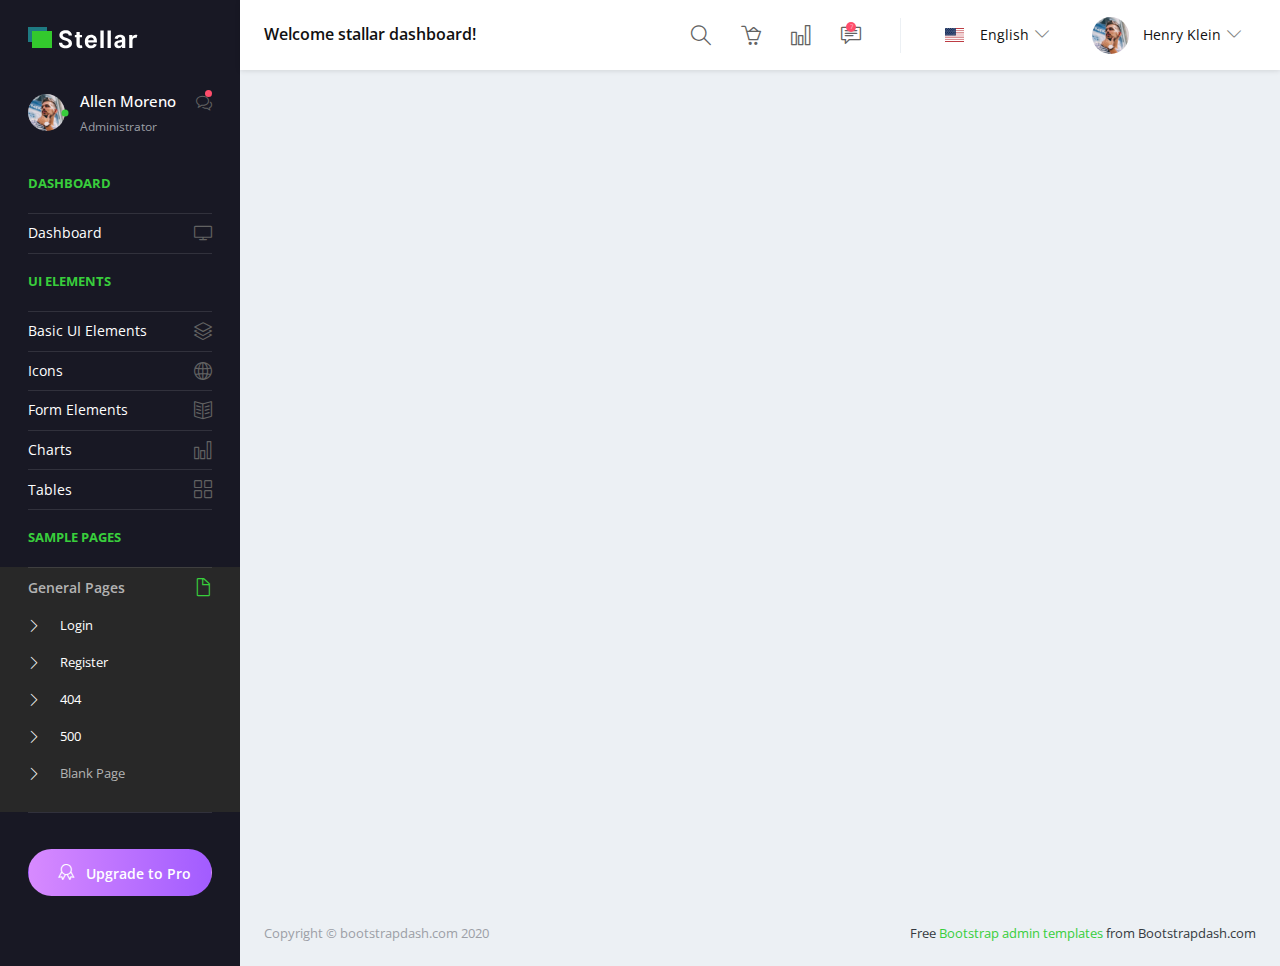
<file: Admin/pages/samples/blank-page.html>
<!DOCTYPE html>
<html lang="en">
  <head>
    <!-- Required meta tags -->
    <meta charset="utf-8">
    <meta name="viewport" content="width=device-width, initial-scale=1, shrink-to-fit=no">
    <title>Stellar Admin</title>
    <!-- plugins:css -->
    <link rel="stylesheet" href="../../vendors/simple-line-icons/css/simple-line-icons.css">
    <link rel="stylesheet" href="../../vendors/flag-icon-css/css/flag-icon.min.css">
    <link rel="stylesheet" href="../../vendors/css/vendor.bundle.base.css">
    <!-- endinject -->
    <!-- Plugin css for this page -->
    <!-- End plugin css for this page -->
    <!-- inject:css -->
    <!-- endinject -->
    <!-- Layout styles -->
    <link rel="stylesheet" href="../../css/style.css" <!-- End layout styles -->
    <link rel="shortcut icon" href="../../images/favicon.png" />
  </head>
  <body>
    <div class="container-scroller">
      <!-- partial:../../partials/_navbar.html -->
      <nav class="navbar default-layout-navbar col-lg-12 col-12 p-0 fixed-top d-flex flex-row">
        <div class="navbar-brand-wrapper d-flex align-items-center">
          <a class="navbar-brand brand-logo" href="../../index.html">
            <img src="../../images/logo.svg" alt="logo" class="logo-dark" />
          </a>
          <a class="navbar-brand brand-logo-mini" href="../../index.html"><img src="../../images/logo-mini.svg" alt="logo" /></a>
        </div>
        <div class="navbar-menu-wrapper d-flex align-items-center flex-grow-1">
          <h5 class="mb-0 font-weight-medium d-none d-lg-flex">Welcome stallar dashboard!</h5>
          <ul class="navbar-nav navbar-nav-right ml-auto">
            <form class="search-form d-none d-md-block" action="#">
              <i class="icon-magnifier"></i>
              <input type="search" class="form-control" placeholder="Search Here" title="Search here">
            </form>
            <li class="nav-item"><a href="#" class="nav-link"><i class="icon-basket-loaded"></i></a></li>
            <li class="nav-item"><a href="#" class="nav-link"><i class="icon-chart"></i></a></li>
            <li class="nav-item dropdown">
              <a class="nav-link count-indicator message-dropdown" id="messageDropdown" href="#" data-toggle="dropdown" aria-expanded="false">
                <i class="icon-speech"></i>
                <span class="count">7</span>
              </a>
              <div class="dropdown-menu dropdown-menu-right navbar-dropdown preview-list pb-0" aria-labelledby="messageDropdown">
                <a class="dropdown-item py-3">
                  <p class="mb-0 font-weight-medium float-left">You have 7 unread mails </p>
                  <span class="badge badge-pill badge-primary float-right">View all</span>
                </a>
                <div class="dropdown-divider"></div>
                <a class="dropdown-item preview-item">
                  <div class="preview-thumbnail">
                    <img src="../../images/faces/face10.jpg" alt="image" class="img-sm profile-pic">
                  </div>
                  <div class="preview-item-content flex-grow py-2">
                    <p class="preview-subject ellipsis font-weight-medium text-dark">Marian Garner </p>
                    <p class="font-weight-light small-text"> The meeting is cancelled </p>
                  </div>
                </a>
                <a class="dropdown-item preview-item">
                  <div class="preview-thumbnail">
                    <img src="../../images/faces/face12.jpg" alt="image" class="img-sm profile-pic">
                  </div>
                  <div class="preview-item-content flex-grow py-2">
                    <p class="preview-subject ellipsis font-weight-medium text-dark">David Grey </p>
                    <p class="font-weight-light small-text"> The meeting is cancelled </p>
                  </div>
                </a>
                <a class="dropdown-item preview-item">
                  <div class="preview-thumbnail">
                    <img src="../../images/faces/face1.jpg" alt="image" class="img-sm profile-pic">
                  </div>
                  <div class="preview-item-content flex-grow py-2">
                    <p class="preview-subject ellipsis font-weight-medium text-dark">Travis Jenkins </p>
                    <p class="font-weight-light small-text"> The meeting is cancelled </p>
                  </div>
                </a>
              </div>
            </li>
            <li class="nav-item dropdown language-dropdown d-none d-sm-flex align-items-center">
              <a class="nav-link d-flex align-items-center dropdown-toggle" id="LanguageDropdown" href="#" data-toggle="dropdown" aria-expanded="false">
                <div class="d-inline-flex mr-3">
                  <i class="flag-icon flag-icon-us"></i>
                </div>
                <span class="profile-text font-weight-normal">English</span>
              </a>
              <div class="dropdown-menu dropdown-menu-left navbar-dropdown py-2" aria-labelledby="LanguageDropdown">
                <a class="dropdown-item">
                  <i class="flag-icon flag-icon-us"></i> English </a>
                <a class="dropdown-item">
                  <i class="flag-icon flag-icon-fr"></i> French </a>
                <a class="dropdown-item">
                  <i class="flag-icon flag-icon-ae"></i> Arabic </a>
                <a class="dropdown-item">
                  <i class="flag-icon flag-icon-ru"></i> Russian </a>
              </div>
            </li>
            <li class="nav-item dropdown d-none d-xl-inline-flex user-dropdown">
              <a class="nav-link dropdown-toggle" id="UserDropdown" href="#" data-toggle="dropdown" aria-expanded="false">
                <img class="img-xs rounded-circle ml-2" src="../../images/faces/face8.jpg" alt="Profile image"> <span class="font-weight-normal"> Henry Klein </span></a>
              <div class="dropdown-menu dropdown-menu-right navbar-dropdown" aria-labelledby="UserDropdown">
                <div class="dropdown-header text-center">
                  <img class="img-md rounded-circle" src="../../images/faces/face8.jpg" alt="Profile image">
                  <p class="mb-1 mt-3">Allen Moreno</p>
                  <p class="font-weight-light text-muted mb-0">allenmoreno@gmail.com</p>
                </div>
                <a class="dropdown-item"><i class="dropdown-item-icon icon-user text-primary"></i> My Profile <span class="badge badge-pill badge-danger">1</span></a>
                <a class="dropdown-item"><i class="dropdown-item-icon icon-speech text-primary"></i> Messages</a>
                <a class="dropdown-item"><i class="dropdown-item-icon icon-energy text-primary"></i> Activity</a>
                <a class="dropdown-item"><i class="dropdown-item-icon icon-question text-primary"></i> FAQ</a>
                <a class="dropdown-item"><i class="dropdown-item-icon icon-power text-primary"></i>Sign Out</a>
              </div>
            </li>
          </ul>
          <button class="navbar-toggler navbar-toggler-right d-lg-none align-self-center" type="button" data-toggle="offcanvas">
            <span class="icon-menu"></span>
          </button>
        </div>
      </nav>
      <!-- partial -->
      <div class="container-fluid page-body-wrapper">
        <!-- partial:../../partials/_sidebar.html -->
        <nav class="sidebar sidebar-offcanvas" id="sidebar">
          <ul class="nav">
            <li class="nav-item nav-profile">
              <a href="#" class="nav-link">
                <div class="profile-image">
                  <img class="img-xs rounded-circle" src="../../images/faces/face8.jpg" alt="profile image">
                  <div class="dot-indicator bg-success"></div>
                </div>
                <div class="text-wrapper">
                  <p class="profile-name">Allen Moreno</p>
                  <p class="designation">Administrator</p>
                </div>
                <div class="icon-container">
                  <i class="icon-bubbles"></i>
                  <div class="dot-indicator bg-danger"></div>
                </div>
              </a>
            </li>
            <li class="nav-item nav-category">
              <span class="nav-link">Dashboard</span>
            </li>
            <li class="nav-item">
              <a class="nav-link" href="../../index.html">
                <span class="menu-title">Dashboard</span>
                <i class="icon-screen-desktop menu-icon"></i>
              </a>
            </li>
            <li class="nav-item nav-category"><span class="nav-link">UI Elements</span></li>
            <li class="nav-item">
              <a class="nav-link" data-toggle="collapse" href="#ui-basic" aria-expanded="false" aria-controls="ui-basic">
                <span class="menu-title">Basic UI Elements</span>
                <i class="icon-layers menu-icon"></i>
              </a>
              <div class="collapse" id="ui-basic">
                <ul class="nav flex-column sub-menu">
                  <li class="nav-item"> <a class="nav-link" href="../../pages/ui-features/buttons.html">Buttons</a></li>
                  <li class="nav-item"> <a class="nav-link" href="../../pages/ui-features/typography.html">Typography</a></li>
                </ul>
              </div>
            </li>
            <li class="nav-item">
              <a class="nav-link" href="../../pages/icons/simple-line-icons.html">
                <span class="menu-title">Icons</span>
                <i class="icon-globe menu-icon"></i>
              </a>
            </li>
            <li class="nav-item">
              <a class="nav-link" href="../../pages/forms/basic_elements.html">
                <span class="menu-title">Form Elements</span>
                <i class="icon-book-open menu-icon"></i>
              </a>
            </li>
            <li class="nav-item">
              <a class="nav-link" href="../../pages/charts/chartist.html">
                <span class="menu-title">Charts</span>
                <i class="icon-chart menu-icon"></i>
              </a>
            </li>
            <li class="nav-item">
              <a class="nav-link" href="../../pages/tables/basic-table.html">
                <span class="menu-title">Tables</span>
                <i class="icon-grid menu-icon"></i>
              </a>
            </li>
            <li class="nav-item nav-category"><span class="nav-link">Sample Pages</span></li>
            <li class="nav-item">
              <a class="nav-link" data-toggle="collapse" href="#auth" aria-expanded="false" aria-controls="auth">
                <span class="menu-title">General Pages</span>
                <i class="icon-doc menu-icon"></i>
              </a>
              <div class="collapse" id="auth">
                <ul class="nav flex-column sub-menu">
                  <li class="nav-item"> <a class="nav-link" href="../../pages/samples/login.html"> Login </a></li>
                  <li class="nav-item"> <a class="nav-link" href="../../pages/samples/register.html"> Register </a></li>
                  <li class="nav-item"> <a class="nav-link" href="../../pages/samples/error-404.html"> 404 </a></li>
                  <li class="nav-item"> <a class="nav-link" href="../../pages/samples/error-500.html"> 500 </a></li>
                  <li class="nav-item"> <a class="nav-link" href="../../pages/samples/blank-page.html"> Blank Page </a></li>
                </ul>
              </div>
            </li>
            <li class="nav-item pro-upgrade">
              <span class="nav-link">
                <a class="btn btn-block px-0 btn-rounded btn-upgrade" href="https://www.bootstrapdash.com/product/stellar-admin-template/" target="_blank"> <i class="icon-badge mx-2"></i> Upgrade to Pro</a>
              </span>
            </li>
          </ul>
        </nav>
        <!-- partial -->
        <div class="main-panel">
          <div class="content-wrapper">
          </div>
          <!-- content-wrapper ends -->
          <!-- partial:../../partials/_footer.html -->
          <footer class="footer">
            <div class="d-sm-flex justify-content-center justify-content-sm-between">
              <span class="text-muted d-block text-center text-sm-left d-sm-inline-block">Copyright © bootstrapdash.com 2020</span>
              <span class="float-none float-sm-right d-block mt-1 mt-sm-0 text-center"> Free <a href="https://www.bootstrapdash.com/bootstrap-admin-template/" target="_blank">Bootstrap admin templates</a> from Bootstrapdash.com</span>
            </div>
          </footer>
          <!-- partial -->
        </div>
        <!-- main-panel ends -->
      </div>
      <!-- page-body-wrapper ends -->
    </div>
    <!-- container-scroller -->
    <!-- plugins:js -->
    <script src="../../vendors/js/vendor.bundle.base.js"></script>
    <!-- endinject -->
    <!-- Plugin js for this page -->
    <!-- End plugin js for this page -->
    <!-- inject:js -->
    <script src="../../js/off-canvas.js"></script>
    <script src="../../js/misc.js"></script>
    <!-- endinject -->
    <!-- Custom js for this page -->
    <!-- End custom js for this page -->
  </body>
</html>
</file>
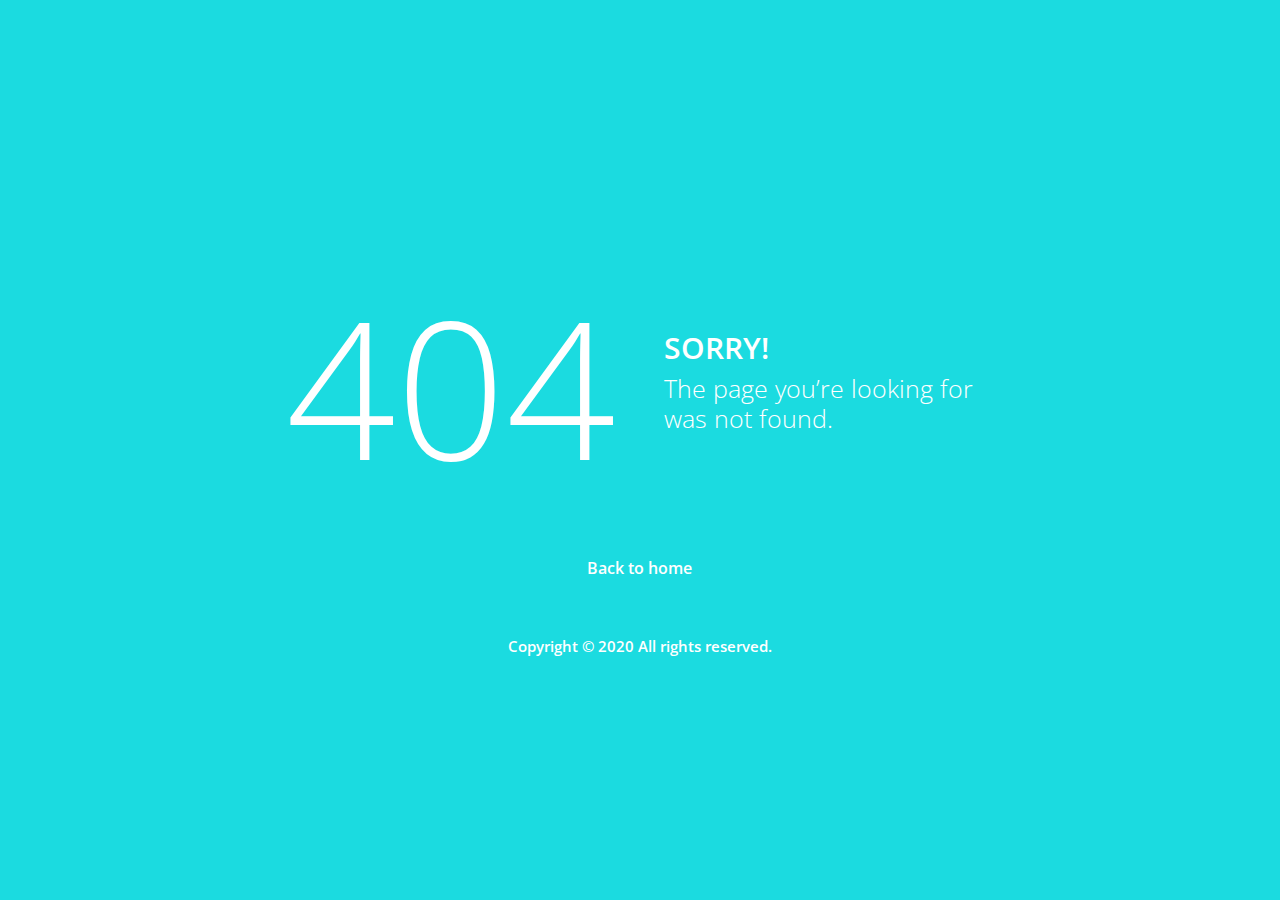
<file: Admin/pages/samples/error-404.html>
<!DOCTYPE html>
<html lang="en">
  <head>
    <!-- Required meta tags -->
    <meta charset="utf-8">
    <meta name="viewport" content="width=device-width, initial-scale=1, shrink-to-fit=no">
    <title>Stellar Admin</title>
    <!-- plugins:css -->
    <link rel="stylesheet" href="../../vendors/simple-line-icons/css/simple-line-icons.css">
    <link rel="stylesheet" href="../../vendors/flag-icon-css/css/flag-icon.min.css">
    <link rel="stylesheet" href="../../vendors/css/vendor.bundle.base.css">
    <!-- endinject -->
    <!-- Plugin css for this page -->
    <!-- End Plugin css for this page -->
    <!-- inject:css -->
    <!-- endinject -->
    <!-- Layout styles -->
    <link rel="stylesheet" href="../../css/style.css" <!-- End layout styles -->
    <link rel="shortcut icon" href="../../images/favicon.png" />
  </head>
  <body>
    <div class="container-scroller">
      <div class="container-fluid page-body-wrapper full-page-wrapper">
        <div class="content-wrapper d-flex align-items-center text-center error-page bg-primary">
          <div class="row flex-grow">
            <div class="col-lg-7 mx-auto text-white">
              <div class="row align-items-center d-flex flex-row">
                <div class="col-lg-6 text-lg-right pr-lg-4">
                  <h1 class="display-1 mb-0">404</h1>
                </div>
                <div class="col-lg-6 error-page-divider text-lg-left pl-lg-4">
                  <h2>SORRY!</h2>
                  <h3 class="font-weight-light">The page you’re looking for was not found.</h3>
                </div>
              </div>
              <div class="row mt-5">
                <div class="col-12 text-center mt-xl-2">
                  <a class="text-white font-weight-medium" href="../../index.html">Back to home</a>
                </div>
              </div>
              <div class="row mt-5">
                <div class="col-12 mt-xl-2">
                  <p class="text-white font-weight-medium text-center">Copyright &copy; 2020 All rights reserved.</p>
                </div>
              </div>
            </div>
          </div>
        </div>
        <!-- content-wrapper ends -->
      </div>
      <!-- page-body-wrapper ends -->
    </div>
    <!-- container-scroller -->
    <!-- plugins:js -->
    <script src="../../vendors/js/vendor.bundle.base.js"></script>
    <!-- endinject -->
    <!-- Plugin js for this page -->
    <!-- End plugin js for this page -->
    <!-- inject:js -->
    <script src="../../js/off-canvas.js"></script>
    <script src="../../js/misc.js"></script>
    <!-- endinject -->
  </body>
</html>
</file>
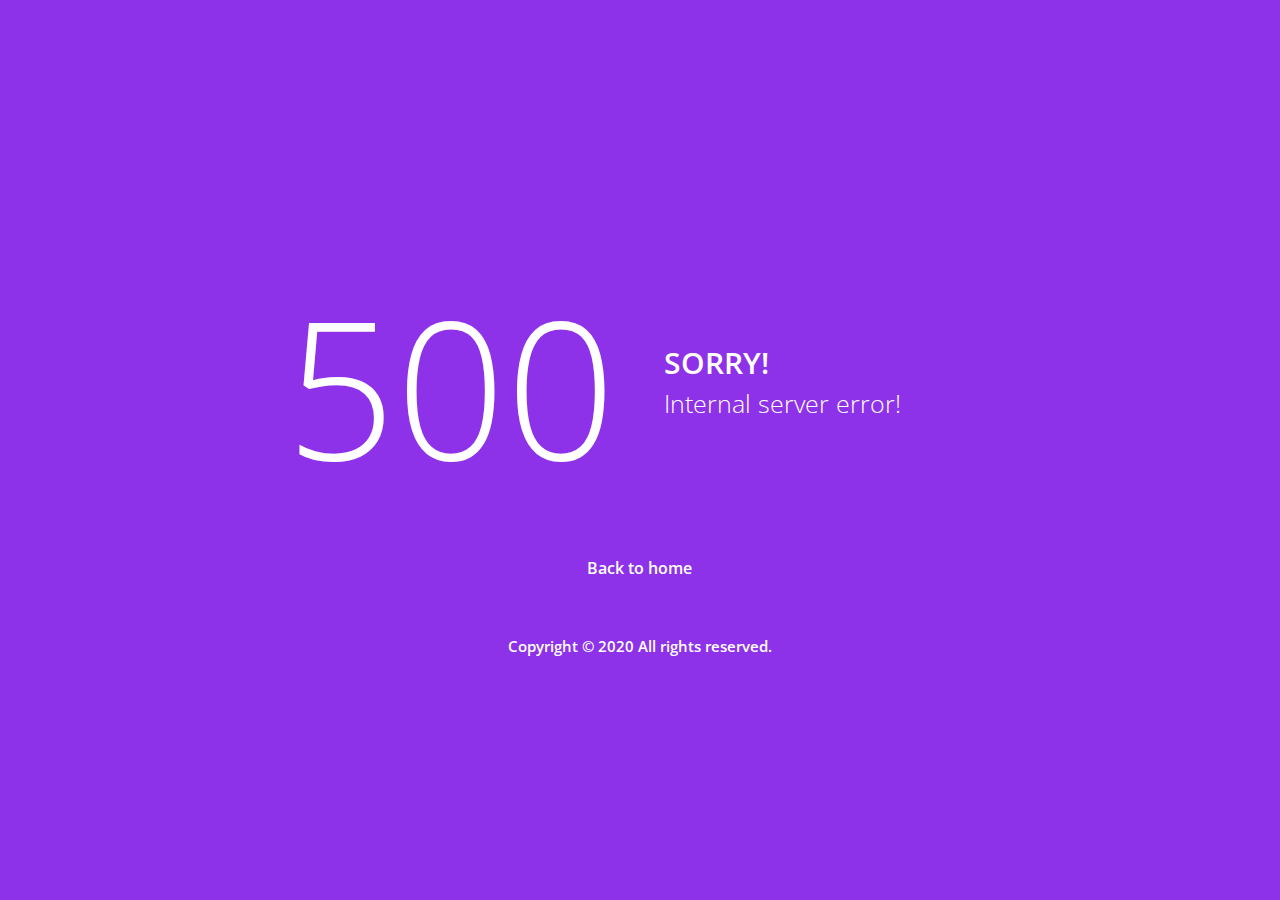
<file: Admin/pages/samples/error-500.html>
<!DOCTYPE html>
<html lang="en">
  <head>
    <!-- Required meta tags -->
    <meta charset="utf-8">
    <meta name="viewport" content="width=device-width, initial-scale=1, shrink-to-fit=no">
    <title>Stellar Admin</title>
    <!-- plugins:css -->
    <link rel="stylesheet" href="../../vendors/simple-line-icons/css/simple-line-icons.css">
    <link rel="stylesheet" href="../../vendors/flag-icon-css/css/flag-icon.min.css">
    <link rel="stylesheet" href="../../vendors/css/vendor.bundle.base.css">
    <!-- endinject -->
    <!-- Plugin css for this page -->
    <!-- End Plugin css for this page -->
    <!-- inject:css -->
    <!-- endinject -->
    <!-- Layout styles -->
    <link rel="stylesheet" href="../../css/style.css" <!-- End layout styles -->
    <link rel="shortcut icon" href="../../images/favicon.png" />
  </head>
  <body>
    <div class="container-scroller">
      <div class="container-fluid page-body-wrapper full-page-wrapper">
        <div class="content-wrapper d-flex align-items-center text-center error-page bg-info">
          <div class="row flex-grow">
            <div class="col-lg-7 mx-auto text-white">
              <div class="row align-items-center d-flex flex-row">
                <div class="col-lg-6 text-lg-right pr-lg-4">
                  <h1 class="display-1 mb-0">500</h1>
                </div>
                <div class="col-lg-6 error-page-divider text-lg-left pl-lg-4">
                  <h2>SORRY!</h2>
                  <h3 class="font-weight-light">Internal server error!</h3>
                </div>
              </div>
              <div class="row mt-5">
                <div class="col-12 text-center mt-xl-2">
                  <a class="text-white font-weight-medium" href="../../index.html">Back to home</a>
                </div>
              </div>
              <div class="row mt-5">
                <div class="col-12 mt-xl-2">
                  <p class="text-white font-weight-medium text-center">Copyright &copy; 2020 All rights reserved.</p>
                </div>
              </div>
            </div>
          </div>
        </div>
        <!-- content-wrapper ends -->
      </div>
      <!-- page-body-wrapper ends -->
    </div>
    <!-- container-scroller -->
    <!-- plugins:js -->
    <script src="../../vendors/js/vendor.bundle.base.js"></script>
    <!-- endinject -->
    <!-- Plugin js for this page -->
    <!-- End plugin js for this page -->
    <!-- inject:js -->
    <script src="../../js/off-canvas.js"></script>
    <script src="../../js/misc.js"></script>
    <!-- endinject -->
  </body>
</html>
</file>
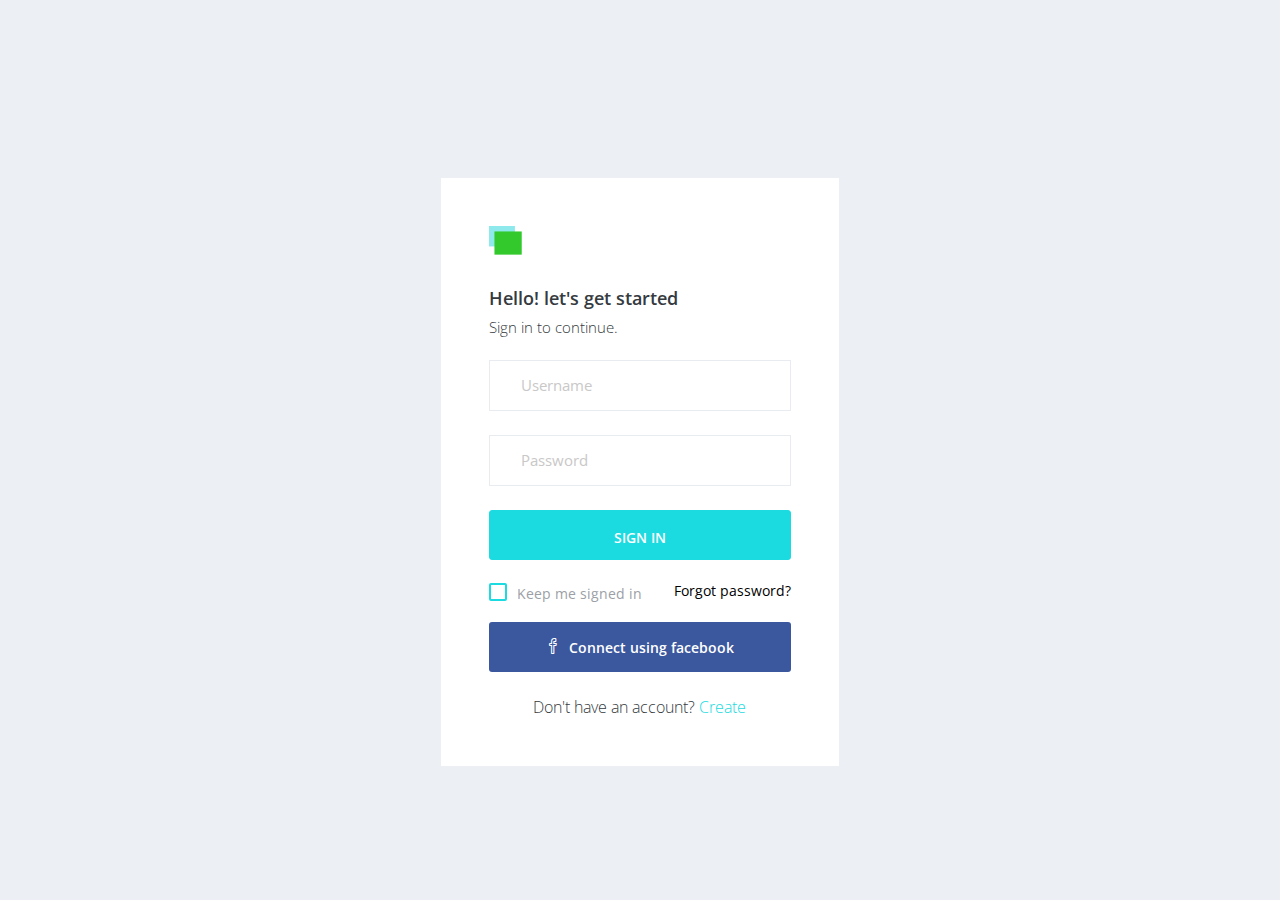
<file: Admin/pages/samples/login.html>
<!DOCTYPE html>
<html lang="en">
  <head>
    <!-- Required meta tags -->
    <meta charset="utf-8">
    <meta name="viewport" content="width=device-width, initial-scale=1, shrink-to-fit=no">
    <title>Stellar Admin</title>
    <!-- plugins:css -->
    <link rel="stylesheet" href="../../vendors/simple-line-icons/css/simple-line-icons.css">
    <link rel="stylesheet" href="../../vendors/flag-icon-css/css/flag-icon.min.css">
    <link rel="stylesheet" href="../../vendors/css/vendor.bundle.base.css">
    <!-- endinject -->
    <!-- Plugin css for this page -->
    <!-- End plugin css for this page -->
    <!-- inject:css -->
    <!-- endinject -->
    <!-- Layout styles -->
    <link rel="stylesheet" href="../../css/style.css" <!-- End layout styles -->
    <link rel="shortcut icon" href="../../images/favicon.png" />
  </head>
  <body>
    <div class="container-scroller">
      <div class="container-fluid page-body-wrapper full-page-wrapper">
        <div class="content-wrapper d-flex align-items-center auth">
          <div class="row flex-grow">
            <div class="col-lg-4 mx-auto">
              <div class="auth-form-light text-left p-5">
                <div class="brand-logo">
                  <img src="../../images/logo.svg">
                </div>
                <h4>Hello! let's get started</h4>
                <h6 class="font-weight-light">Sign in to continue.</h6>
                <form class="pt-3">
                  <div class="form-group">
                    <input type="email" class="form-control form-control-lg" id="exampleInputEmail1" placeholder="Username">
                  </div>
                  <div class="form-group">
                    <input type="password" class="form-control form-control-lg" id="exampleInputPassword1" placeholder="Password">
                  </div>
                  <div class="mt-3">
                    <a class="btn btn-block btn-primary btn-lg font-weight-medium auth-form-btn" href="../../index.html">SIGN IN</a>
                  </div>
                  <div class="my-2 d-flex justify-content-between align-items-center">
                    <div class="form-check">
                      <label class="form-check-label text-muted">
                        <input type="checkbox" class="form-check-input"> Keep me signed in </label>
                    </div>
                    <a href="#" class="auth-link text-black">Forgot password?</a>
                  </div>
                  <div class="mb-2">
                    <button type="button" class="btn btn-block btn-facebook auth-form-btn">
                      <i class="icon-social-facebook mr-2"></i>Connect using facebook </button>
                  </div>
                  <div class="text-center mt-4 font-weight-light"> Don't have an account? <a href="register.html" class="text-primary">Create</a>
                  </div>
                </form>
              </div>
            </div>
          </div>
        </div>
        <!-- content-wrapper ends -->
      </div>
      <!-- page-body-wrapper ends -->
    </div>
    <!-- container-scroller -->
    <!-- plugins:js -->
    <script src="../../vendors/js/vendor.bundle.base.js"></script>
    <!-- endinject -->
    <!-- Plugin js for this page -->
    <!-- End plugin js for this page -->
    <!-- inject:js -->
    <script src="../../js/off-canvas.js"></script>
    <script src="../../js/misc.js"></script>
    <!-- endinject -->
  </body>
</html>
</file>
<file: assets/css/font.css>
@font-face{font-family:"Oswald"; font-style:normal; font-weight:400; src:local("Oswald Regular"),local("Oswald-Regular"),url("../fonts/Oswald-Regular-400.woff") format("woff")}
@font-face{font-family:"Varela"; font-style:normal; font-weight:400; src:local("Varela"),url("../fonts/Varela-400.woff") format("woff")}
@font-face{font-family:"Open Sans"; font-style:normal; font-weight:400; src:local("Open Sans"),local("OpenSans"),url("../fonts/OpenSans-400.woff") format("woff")}
</file>
<file: assets/css/li-scroller.css>
/* liScroll styles */

.tickercontainer{width:100%; height:30px; margin:0; padding:0; overflow:hidden; padding-top:2px}
.tickercontainer .mask{left:10px; overflow:hidden; position:relative; top:0; width:100%; height:20px; overflow:hidden; margin-top:4px}
ul.newsticker{position:relative; left:750px; font:bold 10px Verdana; list-style-type:none; margin:0; padding:0}
ul.newsticker li{float:left; margin:0; padding:0}
ul.newsticker a{white-space:nowrap; padding:0; color:#fff; margin:0 50px 0 0}
ul.newsticker a:hover{text-decoration:underline}
ul.newsticker span{margin:0 10px 0 0}
ul.newsticker a > img{height:20px; margin-right:5px; width:25px}
</file>
<file: assets/css/theme.css>
.scrollToTop{background-color:#d083cf; color:#fff}
.scrollToTop:hover, .scrollToTop:focus{background-color:#fff; color:#d083cf; border-color:1px solid #d083cf}
.logo > span{color:#d083cf}
.navbar-inverse .navbar-nav > li > a:hover, .navbar-inverse .navbar-nav > li > a:focus{background-color:#d083cf}
.navbar-inverse .navbar-nav > .active > a, .navbar-inverse .navbar-nav > .active > a:hover, .navbar-inverse .navbar-nav > .active > a:focus{background-color:#d083cf}
.dropdown-menu > li > a:hover, .dropdown-menu > li > a:focus{background-color:#d083cf}
.navbar-inverse .navbar-nav > .open > a, .navbar-inverse .navbar-nav > .open > a:hover, .navbar-inverse .navbar-nav > .open > a:focus{background-color:#d083cf}
.dropdown-menu > li > a:hover, .dropdown-menu > li > a:focus{background-color:#d083cf}
.navbar-inverse .navbar-nav > .open > a, .navbar-inverse .navbar-nav > .open > a:hover, .navbar-inverse .navbar-nav > .open > a:focus{background-color:#d083cf}
.latest_newsarea span{background:none repeat scroll 0 0 #d083cf}
.latest_post > h2 span{background:none repeat scroll 0 0 #d083cf}
#prev-button{color:#d083cf}
#next-button{color:#d083cf}
.single_post_content > h2 span{background:none repeat scroll 0 0 #d083cf}
.single_sidebar > h2 span{ background:none repeat scroll 0 0 #d083cf}
.bsbig_fig figcaption a:hover{color:#d083cf}
.spost_nav .media-body > a:hover{color:#d083cf}
.cat-item a:hover{background-color:#d083cf}
.nav-tabs > li > a:hover, .nav-tabs > li > a:focus{background-color:#d083cf}
.nav-tabs > li.active > a, .nav-tabs > li.active > a:hover, .nav-tabs > li.active > a:focus{background-color:#d083cf}
.single_sidebar > ul > li a:hover{color:#d083cf}
.footer_widget > h2:hover{color:#d083cf}
.tag_nav li a:hover{color:#d083cf; border-color:#d083cf}
.copyright a:hover{color:#d083cf}
.post_commentbox a:hover, .post_commentbox span:hover{color:#d083cf}
.breadcrumb{border-left:10px solid #d083cf}
.single_page_content ul li:before{background-color:#d083cf}
.single_page_content h2, .single_page_content h3, .single_page_content h4, .single_page_content h5, .single_page_content h6{color:#d083cf}
.nav-slit .icon-wrap{background-color:#d083cf}
.nav-slit h3{background:#d083cf}
.catgArchive{background-color:#d083cf}
.error_page > h3{color:#d083cf}
.error_page > span{background:none repeat scroll 0 0 #d083cf}
.error_page > a{background-color:#d083cf}
.contact_area > h2{background-color:#d083cf}
.contact_form input[type="submit"]{background-color:#d083cf}
.contact_form input[type="submit"]:hover{background-color:#fff; color:#d083cf}
.related_post > h2 i{color:#d083cf}
.form-control:focus{border-color:#d083cf;  box-shadow:0 0px 1px #d083cf inset,0 0 5px #d083cf}
</file>
<file: Admin/vendors/simple-line-icons/css/simple-line-icons.css>
@font-face {
  font-family: 'simple-line-icons';
  src: url('../fonts/Simple-Line-Icons.eot?v=2.4.0');
  src: url('../fonts/Simple-Line-Icons.eot?v=2.4.0#iefix') format('embedded-opentype'), url('../fonts/Simple-Line-Icons.woff2?v=2.4.0') format('woff2'), url('../fonts/Simple-Line-Icons.ttf?v=2.4.0') format('truetype'), url('../fonts/Simple-Line-Icons.woff?v=2.4.0') format('woff'), url('../fonts/Simple-Line-Icons.svg?v=2.4.0#simple-line-icons') format('svg');
  font-weight: normal;
  font-style: normal;
}
/*
 Use the following CSS code if you want to have a class per icon.
 Instead of a list of all class selectors, you can use the generic [class*="icon-"] selector, but it's slower:
*/
.icon-user,
.icon-people,
.icon-user-female,
.icon-user-follow,
.icon-user-following,
.icon-user-unfollow,
.icon-login,
.icon-logout,
.icon-emotsmile,
.icon-phone,
.icon-call-end,
.icon-call-in,
.icon-call-out,
.icon-map,
.icon-location-pin,
.icon-direction,
.icon-directions,
.icon-compass,
.icon-layers,
.icon-menu,
.icon-list,
.icon-options-vertical,
.icon-options,
.icon-arrow-down,
.icon-arrow-left,
.icon-arrow-right,
.icon-arrow-up,
.icon-arrow-up-circle,
.icon-arrow-left-circle,
.icon-arrow-right-circle,
.icon-arrow-down-circle,
.icon-check,
.icon-clock,
.icon-plus,
.icon-minus,
.icon-close,
.icon-event,
.icon-exclamation,
.icon-organization,
.icon-trophy,
.icon-screen-smartphone,
.icon-screen-desktop,
.icon-plane,
.icon-notebook,
.icon-mustache,
.icon-mouse,
.icon-magnet,
.icon-energy,
.icon-disc,
.icon-cursor,
.icon-cursor-move,
.icon-crop,
.icon-chemistry,
.icon-speedometer,
.icon-shield,
.icon-screen-tablet,
.icon-magic-wand,
.icon-hourglass,
.icon-graduation,
.icon-ghost,
.icon-game-controller,
.icon-fire,
.icon-eyeglass,
.icon-envelope-open,
.icon-envelope-letter,
.icon-bell,
.icon-badge,
.icon-anchor,
.icon-wallet,
.icon-vector,
.icon-speech,
.icon-puzzle,
.icon-printer,
.icon-present,
.icon-playlist,
.icon-pin,
.icon-picture,
.icon-handbag,
.icon-globe-alt,
.icon-globe,
.icon-folder-alt,
.icon-folder,
.icon-film,
.icon-feed,
.icon-drop,
.icon-drawer,
.icon-docs,
.icon-doc,
.icon-diamond,
.icon-cup,
.icon-calculator,
.icon-bubbles,
.icon-briefcase,
.icon-book-open,
.icon-basket-loaded,
.icon-basket,
.icon-bag,
.icon-action-undo,
.icon-action-redo,
.icon-wrench,
.icon-umbrella,
.icon-trash,
.icon-tag,
.icon-support,
.icon-frame,
.icon-size-fullscreen,
.icon-size-actual,
.icon-shuffle,
.icon-share-alt,
.icon-share,
.icon-rocket,
.icon-question,
.icon-pie-chart,
.icon-pencil,
.icon-note,
.icon-loop,
.icon-home,
.icon-grid,
.icon-graph,
.icon-microphone,
.icon-music-tone-alt,
.icon-music-tone,
.icon-earphones-alt,
.icon-earphones,
.icon-equalizer,
.icon-like,
.icon-dislike,
.icon-control-start,
.icon-control-rewind,
.icon-control-play,
.icon-control-pause,
.icon-control-forward,
.icon-control-end,
.icon-volume-1,
.icon-volume-2,
.icon-volume-off,
.icon-calendar,
.icon-bulb,
.icon-chart,
.icon-ban,
.icon-bubble,
.icon-camrecorder,
.icon-camera,
.icon-cloud-download,
.icon-cloud-upload,
.icon-envelope,
.icon-eye,
.icon-flag,
.icon-heart,
.icon-info,
.icon-key,
.icon-link,
.icon-lock,
.icon-lock-open,
.icon-magnifier,
.icon-magnifier-add,
.icon-magnifier-remove,
.icon-paper-clip,
.icon-paper-plane,
.icon-power,
.icon-refresh,
.icon-reload,
.icon-settings,
.icon-star,
.icon-symbol-female,
.icon-symbol-male,
.icon-target,
.icon-credit-card,
.icon-paypal,
.icon-social-tumblr,
.icon-social-twitter,
.icon-social-facebook,
.icon-social-instagram,
.icon-social-linkedin,
.icon-social-pinterest,
.icon-social-github,
.icon-social-google,
.icon-social-reddit,
.icon-social-skype,
.icon-social-dribbble,
.icon-social-behance,
.icon-social-foursqare,
.icon-social-soundcloud,
.icon-social-spotify,
.icon-social-stumbleupon,
.icon-social-youtube,
.icon-social-dropbox,
.icon-social-vkontakte,
.icon-social-steam {
  font-family: 'simple-line-icons';
  speak: none;
  font-style: normal;
  font-weight: normal;
  font-variant: normal;
  text-transform: none;
  line-height: 1;
  /* Better Font Rendering =========== */
  -webkit-font-smoothing: antialiased;
  -moz-osx-font-smoothing: grayscale;
}
.icon-user:before {
  content: "\e005";
}
.icon-people:before {
  content: "\e001";
}
.icon-user-female:before {
  content: "\e000";
}
.icon-user-follow:before {
  content: "\e002";
}
.icon-user-following:before {
  content: "\e003";
}
.icon-user-unfollow:before {
  content: "\e004";
}
.icon-login:before {
  content: "\e066";
}
.icon-logout:before {
  content: "\e065";
}
.icon-emotsmile:before {
  content: "\e021";
}
.icon-phone:before {
  content: "\e600";
}
.icon-call-end:before {
  content: "\e048";
}
.icon-call-in:before {
  content: "\e047";
}
.icon-call-out:before {
  content: "\e046";
}
.icon-map:before {
  content: "\e033";
}
.icon-location-pin:before {
  content: "\e096";
}
.icon-direction:before {
  content: "\e042";
}
.icon-directions:before {
  content: "\e041";
}
.icon-compass:before {
  content: "\e045";
}
.icon-layers:before {
  content: "\e034";
}
.icon-menu:before {
  content: "\e601";
}
.icon-list:before {
  content: "\e067";
}
.icon-options-vertical:before {
  content: "\e602";
}
.icon-options:before {
  content: "\e603";
}
.icon-arrow-down:before {
  content: "\e604";
}
.icon-arrow-left:before {
  content: "\e605";
}
.icon-arrow-right:before {
  content: "\e606";
}
.icon-arrow-up:before {
  content: "\e607";
}
.icon-arrow-up-circle:before {
  content: "\e078";
}
.icon-arrow-left-circle:before {
  content: "\e07a";
}
.icon-arrow-right-circle:before {
  content: "\e079";
}
.icon-arrow-down-circle:before {
  content: "\e07b";
}
.icon-check:before {
  content: "\e080";
}
.icon-clock:before {
  content: "\e081";
}
.icon-plus:before {
  content: "\e095";
}
.icon-minus:before {
  content: "\e615";
}
.icon-close:before {
  content: "\e082";
}
.icon-event:before {
  content: "\e619";
}
.icon-exclamation:before {
  content: "\e617";
}
.icon-organization:before {
  content: "\e616";
}
.icon-trophy:before {
  content: "\e006";
}
.icon-screen-smartphone:before {
  content: "\e010";
}
.icon-screen-desktop:before {
  content: "\e011";
}
.icon-plane:before {
  content: "\e012";
}
.icon-notebook:before {
  content: "\e013";
}
.icon-mustache:before {
  content: "\e014";
}
.icon-mouse:before {
  content: "\e015";
}
.icon-magnet:before {
  content: "\e016";
}
.icon-energy:before {
  content: "\e020";
}
.icon-disc:before {
  content: "\e022";
}
.icon-cursor:before {
  content: "\e06e";
}
.icon-cursor-move:before {
  content: "\e023";
}
.icon-crop:before {
  content: "\e024";
}
.icon-chemistry:before {
  content: "\e026";
}
.icon-speedometer:before {
  content: "\e007";
}
.icon-shield:before {
  content: "\e00e";
}
.icon-screen-tablet:before {
  content: "\e00f";
}
.icon-magic-wand:before {
  content: "\e017";
}
.icon-hourglass:before {
  content: "\e018";
}
.icon-graduation:before {
  content: "\e019";
}
.icon-ghost:before {
  content: "\e01a";
}
.icon-game-controller:before {
  content: "\e01b";
}
.icon-fire:before {
  content: "\e01c";
}
.icon-eyeglass:before {
  content: "\e01d";
}
.icon-envelope-open:before {
  content: "\e01e";
}
.icon-envelope-letter:before {
  content: "\e01f";
}
.icon-bell:before {
  content: "\e027";
}
.icon-badge:before {
  content: "\e028";
}
.icon-anchor:before {
  content: "\e029";
}
.icon-wallet:before {
  content: "\e02a";
}
.icon-vector:before {
  content: "\e02b";
}
.icon-speech:before {
  content: "\e02c";
}
.icon-puzzle:before {
  content: "\e02d";
}
.icon-printer:before {
  content: "\e02e";
}
.icon-present:before {
  content: "\e02f";
}
.icon-playlist:before {
  content: "\e030";
}
.icon-pin:before {
  content: "\e031";
}
.icon-picture:before {
  content: "\e032";
}
.icon-handbag:before {
  content: "\e035";
}
.icon-globe-alt:before {
  content: "\e036";
}
.icon-globe:before {
  content: "\e037";
}
.icon-folder-alt:before {
  content: "\e039";
}
.icon-folder:before {
  content: "\e089";
}
.icon-film:before {
  content: "\e03a";
}
.icon-feed:before {
  content: "\e03b";
}
.icon-drop:before {
  content: "\e03e";
}
.icon-drawer:before {
  content: "\e03f";
}
.icon-docs:before {
  content: "\e040";
}
.icon-doc:before {
  content: "\e085";
}
.icon-diamond:before {
  content: "\e043";
}
.icon-cup:before {
  content: "\e044";
}
.icon-calculator:before {
  content: "\e049";
}
.icon-bubbles:before {
  content: "\e04a";
}
.icon-briefcase:before {
  content: "\e04b";
}
.icon-book-open:before {
  content: "\e04c";
}
.icon-basket-loaded:before {
  content: "\e04d";
}
.icon-basket:before {
  content: "\e04e";
}
.icon-bag:before {
  content: "\e04f";
}
.icon-action-undo:before {
  content: "\e050";
}
.icon-action-redo:before {
  content: "\e051";
}
.icon-wrench:before {
  content: "\e052";
}
.icon-umbrella:before {
  content: "\e053";
}
.icon-trash:before {
  content: "\e054";
}
.icon-tag:before {
  content: "\e055";
}
.icon-support:before {
  content: "\e056";
}
.icon-frame:before {
  content: "\e038";
}
.icon-size-fullscreen:before {
  content: "\e057";
}
.icon-size-actual:before {
  content: "\e058";
}
.icon-shuffle:before {
  content: "\e059";
}
.icon-share-alt:before {
  content: "\e05a";
}
.icon-share:before {
  content: "\e05b";
}
.icon-rocket:before {
  content: "\e05c";
}
.icon-question:before {
  content: "\e05d";
}
.icon-pie-chart:before {
  content: "\e05e";
}
.icon-pencil:before {
  content: "\e05f";
}
.icon-note:before {
  content: "\e060";
}
.icon-loop:before {
  content: "\e064";
}
.icon-home:before {
  content: "\e069";
}
.icon-grid:before {
  content: "\e06a";
}
.icon-graph:before {
  content: "\e06b";
}
.icon-microphone:before {
  content: "\e063";
}
.icon-music-tone-alt:before {
  content: "\e061";
}
.icon-music-tone:before {
  content: "\e062";
}
.icon-earphones-alt:before {
  content: "\e03c";
}
.icon-earphones:before {
  content: "\e03d";
}
.icon-equalizer:before {
  content: "\e06c";
}
.icon-like:before {
  content: "\e068";
}
.icon-dislike:before {
  content: "\e06d";
}
.icon-control-start:before {
  content: "\e06f";
}
.icon-control-rewind:before {
  content: "\e070";
}
.icon-control-play:before {
  content: "\e071";
}
.icon-control-pause:before {
  content: "\e072";
}
.icon-control-forward:before {
  content: "\e073";
}
.icon-control-end:before {
  content: "\e074";
}
.icon-volume-1:before {
  content: "\e09f";
}
.icon-volume-2:before {
  content: "\e0a0";
}
.icon-volume-off:before {
  content: "\e0a1";
}
.icon-calendar:before {
  content: "\e075";
}
.icon-bulb:before {
  content: "\e076";
}
.icon-chart:before {
  content: "\e077";
}
.icon-ban:before {
  content: "\e07c";
}
.icon-bubble:before {
  content: "\e07d";
}
.icon-camrecorder:before {
  content: "\e07e";
}
.icon-camera:before {
  content: "\e07f";
}
.icon-cloud-download:before {
  content: "\e083";
}
.icon-cloud-upload:before {
  content: "\e084";
}
.icon-envelope:before {
  content: "\e086";
}
.icon-eye:before {
  content: "\e087";
}
.icon-flag:before {
  content: "\e088";
}
.icon-heart:before {
  content: "\e08a";
}
.icon-info:before {
  content: "\e08b";
}
.icon-key:before {
  content: "\e08c";
}
.icon-link:before {
  content: "\e08d";
}
.icon-lock:before {
  content: "\e08e";
}
.icon-lock-open:before {
  content: "\e08f";
}
.icon-magnifier:before {
  content: "\e090";
}
.icon-magnifier-add:before {
  content: "\e091";
}
.icon-magnifier-remove:before {
  content: "\e092";
}
.icon-paper-clip:before {
  content: "\e093";
}
.icon-paper-plane:before {
  content: "\e094";
}
.icon-power:before {
  content: "\e097";
}
.icon-refresh:before {
  content: "\e098";
}
.icon-reload:before {
  content: "\e099";
}
.icon-settings:before {
  content: "\e09a";
}
.icon-star:before {
  content: "\e09b";
}
.icon-symbol-female:before {
  content: "\e09c";
}
.icon-symbol-male:before {
  content: "\e09d";
}
.icon-target:before {
  content: "\e09e";
}
.icon-credit-card:before {
  content: "\e025";
}
.icon-paypal:before {
  content: "\e608";
}
.icon-social-tumblr:before {
  content: "\e00a";
}
.icon-social-twitter:before {
  content: "\e009";
}
.icon-social-facebook:before {
  content: "\e00b";
}
.icon-social-instagram:before {
  content: "\e609";
}
.icon-social-linkedin:before {
  content: "\e60a";
}
.icon-social-pinterest:before {
  content: "\e60b";
}
.icon-social-github:before {
  content: "\e60c";
}
.icon-social-google:before {
  content: "\e60d";
}
.icon-social-reddit:before {
  content: "\e60e";
}
.icon-social-skype:before {
  content: "\e60f";
}
.icon-social-dribbble:before {
  content: "\e00d";
}
.icon-social-behance:before {
  content: "\e610";
}
.icon-social-foursqare:before {
  content: "\e611";
}
.icon-social-soundcloud:before {
  content: "\e612";
}
.icon-social-spotify:before {
  content: "\e613";
}
.icon-social-stumbleupon:before {
  content: "\e614";
}
.icon-social-youtube:before {
  content: "\e008";
}
.icon-social-dropbox:before {
  content: "\e00c";
}
.icon-social-vkontakte:before {
  content: "\e618";
}
.icon-social-steam:before {
  content: "\e620";
}
</file>
<file: Admin/vendors/css/vendor.bundle.base.css>
/*
 * Container style
 */
.ps {
  overflow: hidden !important;
  overflow-anchor: none;
  -ms-overflow-style: none;
  touch-action: auto;
  -ms-touch-action: auto;
}

/*
 * Scrollbar rail styles
 */
.ps__rail-x {
  display: none;
  opacity: 0;
  transition: background-color .2s linear, opacity .2s linear;
  -webkit-transition: background-color .2s linear, opacity .2s linear;
  height: 15px;
  /* there must be 'bottom' or 'top' for ps__rail-x */
  bottom: 0px;
  /* please don't change 'position' */
  position: absolute;
}

.ps__rail-y {
  display: none;
  opacity: 0;
  transition: background-color .2s linear, opacity .2s linear;
  -webkit-transition: background-color .2s linear, opacity .2s linear;
  width: 15px;
  /* there must be 'right' or 'left' for ps__rail-y */
  right: 0;
  /* please don't change 'position' */
  position: absolute;
}

.ps--active-x > .ps__rail-x,
.ps--active-y > .ps__rail-y {
  display: block;
  background-color: transparent;
}

.ps:hover > .ps__rail-x,
.ps:hover > .ps__rail-y,
.ps--focus > .ps__rail-x,
.ps--focus > .ps__rail-y,
.ps--scrolling-x > .ps__rail-x,
.ps--scrolling-y > .ps__rail-y {
  opacity: 0.6;
}

.ps .ps__rail-x:hover,
.ps .ps__rail-y:hover,
.ps .ps__rail-x:focus,
.ps .ps__rail-y:focus,
.ps .ps__rail-x.ps--clicking,
.ps .ps__rail-y.ps--clicking {
  background-color: #eee;
  opacity: 0.9;
}

/*
 * Scrollbar thumb styles
 */
.ps__thumb-x {
  background-color: #aaa;
  border-radius: 6px;
  transition: background-color .2s linear, height .2s ease-in-out;
  -webkit-transition: background-color .2s linear, height .2s ease-in-out;
  height: 6px;
  /* there must be 'bottom' for ps__thumb-x */
  bottom: 2px;
  /* please don't change 'position' */
  position: absolute;
}

.ps__thumb-y {
  background-color: #aaa;
  border-radius: 6px;
  transition: background-color .2s linear, width .2s ease-in-out;
  -webkit-transition: background-color .2s linear, width .2s ease-in-out;
  width: 6px;
  /* there must be 'right' for ps__thumb-y */
  right: 2px;
  /* please don't change 'position' */
  position: absolute;
}

.ps__rail-x:hover > .ps__thumb-x,
.ps__rail-x:focus > .ps__thumb-x,
.ps__rail-x.ps--clicking .ps__thumb-x {
  background-color: #999;
  height: 11px;
}

.ps__rail-y:hover > .ps__thumb-y,
.ps__rail-y:focus > .ps__thumb-y,
.ps__rail-y.ps--clicking .ps__thumb-y {
  background-color: #999;
  width: 11px;
}

/* MS supports */
@supports (-ms-overflow-style: none) {
  .ps {
    overflow: auto !important;
  }
}

@media screen and (-ms-high-contrast: active), (-ms-high-contrast: none) {
  .ps {
    overflow: auto !important;
  }
}
</file>
<file: assets/css/style.css>
/*
Template Name: NewsFeed
Template URI: http://www.wpfreeware.com/newsfeed-ultra-responsive-news-magazine-theme/
Author: WpFreeware
Author URI: http://www.wpfreeware.com
Description: A Pro bootstrap html5 css3 responsive news magazine website template
Version: 1.0 
License: GPL
License URI: http://www.gnu.org/licenses/gpl-2.0.html
*/

body{background:#f5f5f5}
ul{padding:0; margin:0; list-style:none}
a{text-decoration:none; color:#2f2f2f}
a:hover{color:#646464; text-decoration:none}
a:focus{outline:none; text-decoration:none}
h1, h2, h3, h4, h5, h6{font-family:'Oswald',sans-serif}
h2{line-height:23px}
img{border:none}
img:hover{opacity:0.75}
.img-center{display:block; margin-left:auto; margin-right:auto; text-align:center}
.img-right{display:block; margin-left:auto}
.img-left{display:block; margin-right:auto}
.yellow_bg{background-color:#ffd62c}
.btn-yellow{background-color:#ffd62c; color:#fff}
.btn-yellow:hover{background-color:#e1b70b; color:#fff}
.limeblue_bg{background-color:#7dc34d}
.blue_bg{background-color:#09c}
.btn{border-radius:0; margin-bottom:5px; -webkit-transition:all 0.5s; -o-transition:all 0.5s; transition:all 0.5s}
.btn:hover{}
.btn-red{background-color:red; color:#fff}
.btn-red:hover{background-color:#c40505; color:#fff}
.btn-green{background-color:green; color:#fff}
.btn-green:hover{background-color:#0ab20a; color:#fff}
.btn-black{background-color:black; color:#fff}
.btn-black:hover{background-color:#413a3a; color:#fff}
.btn-orange{background-color:orange; color:#fff}
.btn-orange:hover{background-color:#f09d05; color:#fff}
.btn-blue{background-color:blue; color:#fff}
.btn-blue:hover{background-color:#0707a2; color:#fff}
.btn-lime{background-color:lime; color:#fff}
.btn-lime:hover{background-color:#05ae05; color:#fff}
.default-btn{background-color:#12a3df; color:#fff}
.default-btn:hover{background-color:#0a8ec4; color:#fff}
.btn-theme{background-color:#d083cf; color:#fff}
.btn-theme:hover{background-color:#ce39cc; color:#fff}
.transition{-webkit-transition:all 0.5s; -moz-transition:all 0.5s; -ms-transition:all 0.5s; -o-transition:all 0.5s; transition:all 0.5s}
#preloader{position:fixed; top:0; left:0; right:0; bottom:0; background-color:#fff; z-index:99999}
#status{width:200px; height:200px; position:absolute; left:50%; top:50%; background-image:url(images/status.gif); background-repeat:no-repeat; background-position:center; margin:-100px 0 0 -100px}
.scrollToTop{bottom:105px; display:none; font-size:32px; font-weight:bold; height:50px; position:fixed; right:75px; text-align:center; text-decoration:none; width:50px; z-index:9; border:1px solid; -webkit-transition:all 0.5s; -moz-transition:all 0.5s; -ms-transition:all 0.5s; -o-transition:all 0.5s; transition:all 0.5s}
.scrollToTop:hover, .scrollToTop:focus{text-decoration:none; outline:none}
#header{display:inline; float:left; width:100%; margin-top:20px}
.header_top{background-color:#2c2c2c; display:inline; float:left; padding:0 30px; width:100%}
.header_top_left{float:left; display:inline; width:50%}
.top_nav{text-align:left}
.top_nav li{display:inline-block}
.top_nav li a{display:inline-block; border-right:1px solid #333; color:#fff; font-size:11px; font-weight:bold; padding:20px 15px; text-transform:uppercase; -webkit-transition:all 0.5s; -o-transition:all 0.5s; transition:all 0.5s}
.top_nav li a:hover{background-color:#d083cf}
.header_top_right{float:left; display:inline; width:50%; text-align:right}
.header_top_right > p{color:#fff; display:inline-block; float:right; font:bold 12px sans-serif; margin-bottom:0; padding-bottom:20px; padding-right:8px; padding-top:20px}
.header_bottom{background-color:#fff; display:inline; float:left; padding:15px 30px 15px; width:100%}
.logo_area{display:inline; float:left; width:31%}
.logo{font-size:45px; font-weight:bold; color:#000; font-family:'Varela',sans-serif}
.logo img{max-width:100%}
.logo img:hover{opacity:1}
.logo > span{ margin-left:-14px}
.add_banner{float:right; width:728px; height:90px}
.add_banner img{width:100%; height:100%}
#navArea{float:left; display:inline; width:100%; padding:0 30px; background-color:#fff}
.navbar{border:medium none; border-radius:0}
.navbar-inverse .navbar-nav > li > a{border-left:1px solid #383838; color:#ddd; font-family:'Oswald',sans-serif; display:inline-block; height:50px; line-height:50px; padding:0 14px; text-shadow:0 1px 1px #000; text-transform:uppercase; -webkit-transition:all 0.5s; -mz-transition:all 0.5s; -ms-transition:all 0.5s; -o-transition:all 0.5s; transition:all 0.5s}
.navbar-inverse .navbar-nav > li:first-child a{border:none}
.navbar-inverse .navbar-nav > li > a:hover, .navbar-inverse .navbar-nav > li > a:focus{ color:#fff}
.navbar-inverse .navbar-nav > .active > a, .navbar-inverse .navbar-nav > .active > a:hover, .navbar-inverse .navbar-nav > .active > a:focus{ color:#fff}
.main-nav ul li a{}
.navbar-collapse{ padding-left:0}
.mobile-show{display:none}
.desktop-home{display:block; font-size:30px; margin-top:10px}
.dropdown-menu{background-color:#222}
.dropdown-menu > li > a{clear:both; color:#ddd; background-color:#222; padding:10px 20px; font-family:'Oswald',sans-serif; -webkit-transition:all 0.5s; -mz-transition:all 0.5s; -ms-transition:all 0.5s; -o-transition:all 0.5s; transition:all 0.5s}
.dropdown-menu > li > a:hover, .dropdown-menu > li > a:focus{color:#fff}
#newsSection{float:left; display:inline; width:100%; padding:0 30px; background-color:#fff; padding-bottom:20px}
.latest_newsarea{float:left; display:inline; width:100%; background-color:#000; position:relative}
.latest_newsarea span{ color:#fff; font-family:Oswald,sans-serif; font-size:15px; left:0; line-height:1.8em; margin-right:20px; overflow:hidden; padding:2px 18px 1px 19px; position:absolute; z-index:15}
.social_area{ position:absolute; right:0; top:0; background:#fff; border-top:1px solid #ccc; border-bottom:1px solid #ccc; border-right:1px solid #ccc; height:31px}
.social_nav{ text-align:right}
.social_nav li{ display:block; float:left}
.social_nav li a{ display:block; float:left; height:30px; text-indent:-9999px; width:30px; border-left:1px solid #ccc; -webkit-transition:all 0.5s; -moz-transition:all 0.5s; -ms-transition:all 0.5s;  -o-transition:all 0.5s; transition:all 0.5s}
.social_nav li.facebook a{ background-image:url("images/socials.png"); background-position:0 -30px; background-size:270px 60px}
.social_nav li.facebook a:hover{ background-position:0 0px; background-size:270px 60px; background-color:#436eac}
.social_nav li.twitter a{ background-image:url("images/socials.png"); background-position:-30px -30px; background-size:270px 60px}
.social_nav li.twitter a:hover{ background-position:-30px 0px; background-size:270px 60px; background-color:#0598c9}
.social_nav li.flickr a{ background-image:url("images/socials.png"); background-position:-60px -30px; background-size:270px 60px}
.social_nav li.flickr a:hover{ background-position:-60px 0px; background-size:270px 60px; background-color:#e33b7e}
.social_nav li.pinterest a{ background-image:url("images/socials.png"); background-position:-90px -30px; background-size:270px 60px}
.social_nav li.pinterest a:hover{ background-position:-90px 0px; background-size:270px 60px; background-color:#cb2027}
.social_nav li.googleplus a{ background-image:url("images/socials.png"); background-position:-120px -30px; background-size:270px 60px}
.social_nav li.googleplus a:hover{ background-position:-120px 0px; background-size:270px 60px; background-color:#d64b2e}
.social_nav li.vimeo a{ background-image:url("images/socials.png"); background-position:-150px -30px; background-size:270px 60px}
.social_nav li.vimeo a:hover{ background-position:-150px 0px; background-size:270px 60px; background-color:#86ae24}
.social_nav li.youtube a{ background-image:url("images/socials.png"); background-position:-180px -30px; background-size:270px 60px; width:60px}
.social_nav li.youtube a:hover{ background-position:-180px 0px; background-size:270px 60px; background-color:#e32114}
.social_nav li.mail a{ background-image:url("images/socials.png"); background-position:-240px -30px; background-size:270px 60px; width:32px}
.social_nav li.mail a:hover{background-position:-240px 0px; background-size:270px 60px; background-color:#bc75d6}
#sliderSection{background-color:#fff; display:inline; float:left; width:100%; height: 280px; padding:0 30px}
.single_iteam{display:inline; float:left; width:100%; height:248px}
.single_iteam img{width:45%; float: left; height: 240px;}
.single_iteam img:hover{opacity:1}
.slider_article{ bottom:0px; left:0;  right:0; padding:0px 0px; float: right; width: 50%;}
.slider_article > h2 a{ background-color:#DDB0A7; color:#000; font-size:18px; padding:10px; display:inline-block}
.slider_article > p{ color:#000; padding:3px; display:inline-block}
.slick-prev:before{ content:""}
.slick-prev{ background-image:url(images/slider_prev.png); background-repeat:no-repeat; background-position:center; left:10px}
.slick-next:before{ content:""}
.slick-next{ background-image:url(images/slider_next.png); background-repeat:no-repeat; background-position:center; left:60px}
.slick-prev, .slick-next{background-color:#000; top:10%; width:40px; height:40px}
.slick-prev:hover, .slick-next:hover{opacity:0.5}
.latest_post{float:left; display:inline; width:100%}
.latest_post > h2{background:none repeat scroll 0 0 #151515; color:#fff; font-family:'Oswald',sans-serif; font-size:18px; margin-top:5px; font-weight:400; margin-bottom:10px; margin-left:0; padding:0; position:relative; text-align:center; text-transform:uppercase}
.latest_post > h2 span{padding:4px 10px}
.latest_postnav{height:auto !important; margin-top:20px}
.latest_postnav li{margin-bottom:10px; float:left; width:100%}
.latest_post_container{display:inline; float:left; height:830px; position:relative; width:100%}
.latest_post_container:hover #prev-button, .latest_post_container:hover #next-button{display:block}
#prev-button{cursor:pointer; font-size:20px; left:0; position:absolute; text-align:center; top:-10px; width:100%; display:none}
#next-button{cursor:pointer; display:none; font-size:20px; left:0; position:absolute; text-align:center; bottom:0; width:100%}
#contentSection{float:left; display:inline; width:100%; background-color:#fff; padding:0 30px}
.left_content{float:left; display:inline; width:100%}
.single_post_content{float:left; display:inline; width:100%; margin-bottom:20px}
.single_post_content > h2{background:none repeat scroll 0 0 #151515; color:#fff; font-family:'Oswald',sans-serif; font-size:18px; font-weight:400; margin-bottom:10px; margin-left:0; margin-top:5px; padding:0; position:relative; text-align:center; text-transform:uppercase; margin-bottom:20px}
.single_post_content > h2 span{padding:4px 10px}
.single_post_content_left{float:left; display:inline; width:49%}
.business_catgnav{}
.business_catgnav li{float:left; display:block; width:100%}
.bsbig_fig{width:100%}
.bsbig_fig > a{display:block}
.bsbig_fig > a img{width:100%}
.bsbig_fig figcaption{color:#333; font-family:"Oswald",sans-serif; font-size:23px; font-weight:300; margin-top:10px; margin-bottom:10px}
.single_post_content_right{float:right; display:inline; width:48%}
.right_content{float:left; display:inline; width:100%; min-height:300px}
.spost_nav{}
.spost_nav li{float:left; display:block; width:100%; margin-bottom:10px}
.spost_nav .media-left{width:100px; height:80px}
.media-left > img{height:70px; width:90px}
.spost_nav .media-body > a{font-family:"Oswald",sans-serif}
.featured_img{position:relative}
.overlay:hover{ background:none repeat scroll 0 0 rgba(0,0,0,0.4)}
.overlay{ bottom:0; display:block; left:0; position:absolute; width:100%; z-index:2; height:100%; -webkit-transition:all 0.5s; -mz-transition:all 0.5s; -ms-transition:all 0.5s; -o-transition:all 0.5s; transition:all 0.5s}
.fashion_technology_area{display:inline; float:left; width:100%}
.fashion{float:left; display:inline; width:48%}
.technology{float:right; display:inline; width:48%}
.photo_grid{position:relative; margin:0 auto; max-width:1000px; list-style:none; text-align:center}
.photograph_nav{margin-left:-11px}
.photograph_nav li{display:block; float:left; margin-left:9px; width:32%}
.photo_grid figure{position:relative; float:left; overflow:hidden; margin:10px 1%; margin-top:0; height:150px; width:100%; background:#3085a3; text-align:center; cursor:pointer}
.photo_grid figure img{position:relative; display:block; min-height:100%; max-width:100%; width:100%; height:100% opacity:0.8}
.photo_grid figure figcaption{padding:2em; color:#fff; text-transform:uppercase; font-size:1.25em; -webkit-backface-visibility:hidden; backface-visibility:hidden}
.photo_grid figure figcaption::before, .photo_grid figure figcaption::after{pointer-events:none}
.photo_grid figure figcaption{position:absolute; bottom:0; left:0; width:100%; height:100%}
.photo_grid figure h2{word-spacing:-0.15em; font-weight:300}
.photo_grid figure h2 span{font-weight:800}
.photo_grid figure h2, .photo_grid figure a{margin:0}
.photo_grid figcaption a{color:#fff; font-size:68.5%; letter-spacing:1px; display:block; margin-top:7px}
figure.effect-layla img{height:390px}
figure.effect-layla figcaption{padding:1.5em}
figure.effect-layla figcaption::before, figure.effect-layla figcaption::after{position:absolute; content:''; opacity:0}
figure.effect-layla figcaption::before{top:20px; right:15px; bottom:20px; left:15px; border-top:1px solid #fff; border-bottom:1px solid #fff; -webkit-transform:scale(0,1); transform:scale(0,1); -webkit-transform-origin:0 0; transform-origin:0 0}
figure.effect-layla figcaption::after{top:9px; right:25px; bottom:9px; left:25px; border-right:1px solid #fff; border-left:1px solid #fff; -webkit-transform:scale(1,0); transform:scale(1,0); -webkit-transform-origin:100% 0; transform-origin:100% 0}
figure.effect-layla h2{font-size:18px; padding-top:33%; -webkit-transition:-webkit-transform 0.35s; transition:transform 0.35s}
figure.effect-layla a{ text-transform:none; -webkit-transform:translate3d(0,-10px,0); transform:translate3d(0,-10px,0)}
figure.effect-layla img, figure.effect-layla h2{-webkit-transform:translate3d(0,-30px,0); transform:translate3d(0,-30px,0)}
figure.effect-layla img, figure.effect-layla figcaption::before, figure.effect-layla figcaption::after, figure.effect-layla a{-webkit-transition:opacity 0.35s,-webkit-transform 0.35s; transition:opacity 0.35s,transform 0.35s}
figure.effect-layla:hover img{opacity:0.7; -webkit-transform:translate3d(0,0,0); transform:translate3d(0,0,0)}
figure.effect-layla:hover figcaption::before, figure.effect-layla:hover figcaption::after{opacity:1; -webkit-transform:scale(1); transform:scale(1)}
figure.effect-layla:hover h2{padding-top:26%}
figure.effect-layla:hover h2, figure.effect-layla:hover a{opacity:1; -webkit-transform:translate3d(0,-35px,0); transform:translate3d(0,-35px,0)}
figure.effect-layla:hover figcaption::after, figure.effect-layla:hover h2, figure.effect-layla:hover a, figure.effect-layla:hover img{-webkit-transition-delay:0.15s; transition-delay:0.15s}
.single_sidebar{float:left; display:inline; width:100%; margin-bottom:20px}
.single_sidebar > h2{background:none repeat scroll 0 0 #151515; color:#fff; font-family:"Oswald",sans-serif; font-size:18px; font-weight:400; margin-bottom:10px; margin-left:0; margin-top:5px; padding:0; position:relative; text-align:center; text-transform:uppercase}
.single_sidebar > h2 span{padding:4px 10px}
.cat-item a{background:none repeat scroll 0 0 #e4e4e4; color:#888; display:block; float:left; border-bottom:none !important; font-size:13px; line-height:12px; margin:0 2px 2px 0; padding:12px 17px; -webkit-transition:all 0.5s; -mz-transition:all 0.5s; -ms-transition:all 0.5s; -o-transition:all 0.5s; transition:all 0.5s}
.cat-item a:hover{color:#fff; text-decoration:none !important}
.tab-content{margin-top:10px}
.nav-tabs{background:none repeat scroll 0 0 #333; border-bottom:none}
.nav-tabs > li{margin-bottom:0}
.nav-tabs > li > a{margin-right:0; color:#fff; font-size:15px; border-radius:0; border:none; font-family:"Oswald",sans-serif; -webkit-transition:all 0.5s; -mz-transition:all 0.5s; -ms-transition:all 0.5s; -o-transition:all 0.5s; transition:all 0.5s}
.nav-tabs > li > a:hover, .nav-tabs > li > a:focus{color:#fff !important; border:none}
.nav-tabs > li.active > a, .nav-tabs > li.active > a:hover, .nav-tabs > li.active > a:focus{border-width:0; border-color:#ddd #ddd transparent; color:#fff}
.vide_area{float:left; display:inline; width:100%}
.sideAdd{display:block; float:left; height:250px; width:100%; margin-top:10px}
.sideAdd > img{width:100%; height:100%}
.single_sidebar ul li a{border-bottom:1px solid #333; display:block}
.single_sidebar .spost_nav li a{border-bottom:none; float:left}
#footer{display:inline; float:left; width:100%; margin-bottom:20px}
.footer_top{background-color:#252525; color:#ddd; display:inline; float:left; padding:10px 30px 48px; width:100%}
.footer_widget{display:inline; float:left; width:100%; min-height:310px}
.footer_widget > h2{border-bottom:3px solid #666; font-family:Oswald,arial,Georgia,serif; font-size:16px; padding:10px 0; text-transform:uppercase}
.tag_nav{}
.tag_nav li{}
.tag_nav li a{border-bottom:1px solid #ddd; color:#ccc; display:block; padding:6px 6px 6px 0; -webkit-transition:all 0.5s; -o-transition:all 0.5s; transition:all 0.5s}
.tag_nav li a:hover{padding-left:10px}
.footer_bottom{float:left; display:inline; width:100%; padding:10px 30px; background-color:#303030; color:#ccc}
.copyright{float:left; width:50%; padding-top:5px; text-align:left}
.copyright a{color:#ccc}
.developer{float:right; width:50%; text-align:right; padding-top:5px; color:#222}
.developer a{color:#222}
.catgArchive{border:medium none; color:#fff; display:inline; float:left; font-weight:bold; padding:10px 15px; width:100%; margin-top:15px}
.catgArchive option{background-color:#fff; font-weight:normal; padding:5px; color:#d083cf}
.nav-tabs > li{display:inline-block; float:none; width:32.55%}
.nav-tabs{ text-align:center}
.pagination > li > a, .pagination > li > span{background-color:#000; border:1px solid #000; color:#eee; margin-right:5px; -webkit-transition:all 0.5s; -o-transition:all 0.5s; transition:all 0.5s}
.pagination > li > a:hover, .pagination > li > a:focus{background-color:#d083cf; color:#fff; border-color:#d083cf}
.pagination > li:first-child > a, .pagination > li:first-child > span{border-bottom-left-radius:0; border-top-left-radius:0}
.pagination > li:last-child > a, .pagination > li:last-child > span{border-bottom-right-radius:0; border-top-right-radius:0}
.single_page{float:left; display:inline; width:100%}
.single_page > h1{color:#333; font-family:Oswald,arial,Georgia,serif; font-size:30px; line-height:1.4em; margin:10px 0 -10px; padding:0 0 4px; text-transform:uppercase}
.post_commentbox{display:inline; float:left; width:100%; border-top:1px solid #ddd; border-bottom:1px solid #ddd; margin-top:20px; padding:5px 0px}
.post_commentbox a, .post_commentbox span{color:#798992; font-size:11px; margin-right:5px}
.post_commentbox a > i, .post_commentbox span > i{margin-right:5px}
.breadcrumb{background-color:#303030; border-radius:0}
.breadcrumb li a{color:#fff}
.single_page_content{display:inline; float:left; padding-top:20px; width:100%; border-bottom:1px solid #ddd; padding-bottom:20px}
.single_page_content > img{max-width:100%; width:320px; height:213px; margin-bottom:15px}
.single_page_content ul{position:relative; padding-left:25px}
.single_page_content ul li{line-height:25px}
.single_page_content ul li:before{content:""; height:5px; left:5px; position:absolute; width:9px; margin-top:8px}
.single_page_content ul li:hover{opacity:0.75}
.single_page_content h2{line-height:35px}
.single_page_content h3{line-height:30px}
.single_page_content h4{line-height:25px}
.single_page_content h4{line-height:20px}
.social_link{display:inline; float:left; margin-bottom:25px; margin-top:20px; width:100%}
.sociallink_nav{text-align:center}
.sociallink_nav li{display:inline-block}
.sociallink_nav li a{color:#fff; display:inline-block; font-size:17px; padding:8px 12px; margin:0 3px; -webkit-transition:all 0.5s; -o-transition:all 0.5s; transition:all 0.5s}
.sociallink_nav li a:hover{-webkit-transform:rotate(50deg); -moz-transform:rotate(50deg); -ms-transform:rotate(50deg); -os-transform:rotate(50deg); transform:rotate(50deg)}
.sociallink_nav li a:hover i{-webkit-transform:rotate(-50deg); -moz-transform:rotate(-50deg); -ms-transform:rotate(-50deg); -os-transform:rotate(-50deg); transform:rotate(-50deg)}
.sociallink_nav li:nth-child(1) > a{background:none repeat scroll 0 0 #3b5998; padding:8px 15px}
.sociallink_nav li:nth-child(2) > a{background:none repeat scroll 0 0 #00acee}
.sociallink_nav li:nth-child(3) > a{background:none repeat scroll 0 0 #dd4b39}
.sociallink_nav li:nth-child(4) > a{background:none repeat scroll 0 0 #0e76a8}
.sociallink_nav li:nth-child(5) > a{background:none repeat scroll 0 0 #c92228}
.related_post{display:inline; float:left; margin-top:0; width:100%; margin-bottom:20px}
.related_post > h2{border-bottom:1px solid #e3e3e3; padding-bottom:5px}
.related_post > h2 i{font-size:25px}
.related_post .spost_nav li{width:32%; margin-right:10px}
.related_post .spost_nav li:last-child{margin-right:0}
.nav-slit a{position:fixed; top:50%; display:block; outline:none; text-align:left; z-index:1000; -webkit-transform:translateY(-50%); transform:translateY(-50%)}
.nav-slit a.prev{left:0}
.nav-slit a.next{right:0}
.nav-slit .icon-wrap{position:relative; display:block; padding:45px 5px}
.nav-slit .icon-wrap i{color:#fff; font-size:40px; display:inline-block}
.nav-slit div{position:absolute; top:0; width:200px; height:100%; background-color:#939a9f; -webkit-transition:-webkit-transform 0.3s 0.3s; transition:transform 0.3s 0.3s; -webkit-perspective:1000px; perspective:1000px}
.nav-slit a.prev div{left:0; -webkit-transform:translateX(-100%); transform:translateX(-100%)}
.nav-slit a.next div{right:0; text-align:right; -webkit-transform:translateX(100%); transform:translateX(100%)}
.nav-slit h3{position:absolute; top:100%; margin:0; padding:0 20px; height:30%; color:#fff; text-transform:uppercase; letter-spacing:1px; font-weight:500; font-size:0.75em; line-height:2.75; width:200px; text-align:left; overflow:hidden; padding-top:4px; -webkit-transition:-webkit-transform 0.3s; transition:transform 0.3s; -webkit-transform:rotateX(-90deg); transform:rotateX(-90deg); -webkit-transform-origin:50% 0; transform-origin:50% 0; -webki-backface-visibility:hidden; -webkit-backface-visibility:hidden; backface-visibility:hidden}
.nav-slit img{left:0; position:absolute; top:0; width:100%; width:200px; height:130px}
.nav-slit a:hover div{-webkit-transform:translateX(0); transform:translateX(0)}
.nav-slit a:hover h3{-webkit-transition-delay:0.6s; transition-delay:0.6s; -webkit-transform:rotateX(0deg); transform:rotateX(0deg)}
.error_page{float:left; display:inline; width:100%; text-align:center}
.error_page > h3{text-transform:uppercase}
.error_page > h1{font-size:110px}
.error_page > p{font-size:15px; margin:0 auto; width:80%; margin-bottom:40px}
.error_page > span{display:inline-block; height:2px; text-align:center; width:100px}
.error_page > a{color:#fff; display:inline-block; padding:5px 10px}
.error_page > a:hover{opacity:0.75}
.contact_area{float:left; display:inline; width:100%; margin-bottom:30px}
.contact_area > h2{color:#fff; display:inline-block; font-size:20px; padding:7px 10px 5px; text-transform:uppercase; margin-bottom:30px}
.contact_area > p{margin-bottom:20px}
.contact_form input[type="text"], .contact_form input[type="email"], .contact_form textarea{border-radius:0; margin-bottom:30px}
.contact_form input[type="submit"]{border:medium none; color:#fff; height:35px; padding:5px 10px; -webkit-transition:all 0.5s; -o-transition:all 0.5s; transition:all 0.5s}
.contact_form input[type="submit"]:hover{border:1px solid #d083cf}
@media(max-width:1199px ){.logo_area{width:34%}.add_banner{width:580px}.nav-tabs > li{width:32.3%}.photograph_nav li{width:31.5%}
@media(max-width:991px ){.add_banner{display:none}.logo_area{width:100%}.nav > li > a{padding:8px 8px}.latest_post_container{height:380px;overflow:hidden}#next-button{bottom:-2px}.single_iteam{height:415px}.photograph_nav li{width:47.7%}.related_post .spost_nav li{width:100%}.nav-tabs > li{width:31.9%}.nav-tabs > li > a{font-size:13px;padding-left:0 !important;padding-right:0 !important;text-align:center}}
@media(max-width:767px ){.navbar-collapse{padding-left:15px}.mobile-show{display:block}.desktop-home{display:none}.navbar-inverse .navbar-nav > li > a{display:block}.header_top_left{width:100%}.header_top_right > p{display:none}.social_area{display:none}.single_iteam a{height:100%}.single_iteam a > img{height:100%}.error_page > a{margin-bottom:25px}.nav-tabs > li{width:32.6%}}
@media(max-width:480px ){.top_nav{text-align:center}.single_post_content_left{width:100%}.single_post_content_right{width:100%}.fashion{width:100%}.technology{width:100%}.copyright{text-align:center;width:100%}.developer{text-align:center;width:100%}.single_iteam{height:300px}.photo_grid figure{height:200px}.photograph_nav li{width:100%;margin-left:0}.nav > li > a{padding:8px 12px}.nav-tabs > li{width:32.6%}}
@media(max-width:360px ){.latest_newsarea span{font-size:12px;line-height:2.2em;padding:2px 10px 1px 10px}.single_iteam{height:210px}.slider_article > p{display:none}.error_page > span{width:80px}.nav-tabs > li{width:32.3%}.pagination > li > a,.pagination > li > span{padding:4px 8px}}
@media(max-width:320px ){.sociallink_nav li a{padding:5px 10px}.sociallink_nav li:nth-child(1) > a{padding:5px 13px}.nav-tabs > li{width:32.1%}}
</file>
<file: Admin/vendors/flag-icon-css/css/flag-icon.min.css>
.flag-icon-background{background-size:contain;background-position:50%;background-repeat:no-repeat}.flag-icon{background-size:contain;background-position:50%;background-repeat:no-repeat;position:relative;display:inline-block;width:1.33333333em;line-height:1em}.flag-icon:before{content:"\00a0"}.flag-icon.flag-icon-squared{width:1em}.flag-icon-ad{background-image:url(../flags/4x3/ad.svg)}.flag-icon-ad.flag-icon-squared{background-image:url(../flags/1x1/ad.svg)}.flag-icon-ae{background-image:url(../flags/4x3/ae.svg)}.flag-icon-ae.flag-icon-squared{background-image:url(../flags/1x1/ae.svg)}.flag-icon-af{background-image:url(../flags/4x3/af.svg)}.flag-icon-af.flag-icon-squared{background-image:url(../flags/1x1/af.svg)}.flag-icon-ag{background-image:url(../flags/4x3/ag.svg)}.flag-icon-ag.flag-icon-squared{background-image:url(../flags/1x1/ag.svg)}.flag-icon-ai{background-image:url(../flags/4x3/ai.svg)}.flag-icon-ai.flag-icon-squared{background-image:url(../flags/1x1/ai.svg)}.flag-icon-al{background-image:url(../flags/4x3/al.svg)}.flag-icon-al.flag-icon-squared{background-image:url(../flags/1x1/al.svg)}.flag-icon-am{background-image:url(../flags/4x3/am.svg)}.flag-icon-am.flag-icon-squared{background-image:url(../flags/1x1/am.svg)}.flag-icon-ao{background-image:url(../flags/4x3/ao.svg)}.flag-icon-ao.flag-icon-squared{background-image:url(../flags/1x1/ao.svg)}.flag-icon-aq{background-image:url(../flags/4x3/aq.svg)}.flag-icon-aq.flag-icon-squared{background-image:url(../flags/1x1/aq.svg)}.flag-icon-ar{background-image:url(../flags/4x3/ar.svg)}.flag-icon-ar.flag-icon-squared{background-image:url(../flags/1x1/ar.svg)}.flag-icon-as{background-image:url(../flags/4x3/as.svg)}.flag-icon-as.flag-icon-squared{background-image:url(../flags/1x1/as.svg)}.flag-icon-at{background-image:url(../flags/4x3/at.svg)}.flag-icon-at.flag-icon-squared{background-image:url(../flags/1x1/at.svg)}.flag-icon-au{background-image:url(../flags/4x3/au.svg)}.flag-icon-au.flag-icon-squared{background-image:url(../flags/1x1/au.svg)}.flag-icon-aw{background-image:url(../flags/4x3/aw.svg)}.flag-icon-aw.flag-icon-squared{background-image:url(../flags/1x1/aw.svg)}.flag-icon-ax{background-image:url(../flags/4x3/ax.svg)}.flag-icon-ax.flag-icon-squared{background-image:url(../flags/1x1/ax.svg)}.flag-icon-az{background-image:url(../flags/4x3/az.svg)}.flag-icon-az.flag-icon-squared{background-image:url(../flags/1x1/az.svg)}.flag-icon-ba{background-image:url(../flags/4x3/ba.svg)}.flag-icon-ba.flag-icon-squared{background-image:url(../flags/1x1/ba.svg)}.flag-icon-bb{background-image:url(../flags/4x3/bb.svg)}.flag-icon-bb.flag-icon-squared{background-image:url(../flags/1x1/bb.svg)}.flag-icon-bd{background-image:url(../flags/4x3/bd.svg)}.flag-icon-bd.flag-icon-squared{background-image:url(../flags/1x1/bd.svg)}.flag-icon-be{background-image:url(../flags/4x3/be.svg)}.flag-icon-be.flag-icon-squared{background-image:url(../flags/1x1/be.svg)}.flag-icon-bf{background-image:url(../flags/4x3/bf.svg)}.flag-icon-bf.flag-icon-squared{background-image:url(../flags/1x1/bf.svg)}.flag-icon-bg{background-image:url(../flags/4x3/bg.svg)}.flag-icon-bg.flag-icon-squared{background-image:url(../flags/1x1/bg.svg)}.flag-icon-bh{background-image:url(../flags/4x3/bh.svg)}.flag-icon-bh.flag-icon-squared{background-image:url(../flags/1x1/bh.svg)}.flag-icon-bi{background-image:url(../flags/4x3/bi.svg)}.flag-icon-bi.flag-icon-squared{background-image:url(../flags/1x1/bi.svg)}.flag-icon-bj{background-image:url(../flags/4x3/bj.svg)}.flag-icon-bj.flag-icon-squared{background-image:url(../flags/1x1/bj.svg)}.flag-icon-bl{background-image:url(../flags/4x3/bl.svg)}.flag-icon-bl.flag-icon-squared{background-image:url(../flags/1x1/bl.svg)}.flag-icon-bm{background-image:url(../flags/4x3/bm.svg)}.flag-icon-bm.flag-icon-squared{background-image:url(../flags/1x1/bm.svg)}.flag-icon-bn{background-image:url(../flags/4x3/bn.svg)}.flag-icon-bn.flag-icon-squared{background-image:url(../flags/1x1/bn.svg)}.flag-icon-bo{background-image:url(../flags/4x3/bo.svg)}.flag-icon-bo.flag-icon-squared{background-image:url(../flags/1x1/bo.svg)}.flag-icon-bq{background-image:url(../flags/4x3/bq.svg)}.flag-icon-bq.flag-icon-squared{background-image:url(../flags/1x1/bq.svg)}.flag-icon-br{background-image:url(../flags/4x3/br.svg)}.flag-icon-br.flag-icon-squared{background-image:url(../flags/1x1/br.svg)}.flag-icon-bs{background-image:url(../flags/4x3/bs.svg)}.flag-icon-bs.flag-icon-squared{background-image:url(../flags/1x1/bs.svg)}.flag-icon-bt{background-image:url(../flags/4x3/bt.svg)}.flag-icon-bt.flag-icon-squared{background-image:url(../flags/1x1/bt.svg)}.flag-icon-bv{background-image:url(../flags/4x3/bv.svg)}.flag-icon-bv.flag-icon-squared{background-image:url(../flags/1x1/bv.svg)}.flag-icon-bw{background-image:url(../flags/4x3/bw.svg)}.flag-icon-bw.flag-icon-squared{background-image:url(../flags/1x1/bw.svg)}.flag-icon-by{background-image:url(../flags/4x3/by.svg)}.flag-icon-by.flag-icon-squared{background-image:url(../flags/1x1/by.svg)}.flag-icon-bz{background-image:url(../flags/4x3/bz.svg)}.flag-icon-bz.flag-icon-squared{background-image:url(../flags/1x1/bz.svg)}.flag-icon-ca{background-image:url(../flags/4x3/ca.svg)}.flag-icon-ca.flag-icon-squared{background-image:url(../flags/1x1/ca.svg)}.flag-icon-cc{background-image:url(../flags/4x3/cc.svg)}.flag-icon-cc.flag-icon-squared{background-image:url(../flags/1x1/cc.svg)}.flag-icon-cd{background-image:url(../flags/4x3/cd.svg)}.flag-icon-cd.flag-icon-squared{background-image:url(../flags/1x1/cd.svg)}.flag-icon-cf{background-image:url(../flags/4x3/cf.svg)}.flag-icon-cf.flag-icon-squared{background-image:url(../flags/1x1/cf.svg)}.flag-icon-cg{background-image:url(../flags/4x3/cg.svg)}.flag-icon-cg.flag-icon-squared{background-image:url(../flags/1x1/cg.svg)}.flag-icon-ch{background-image:url(../flags/4x3/ch.svg)}.flag-icon-ch.flag-icon-squared{background-image:url(../flags/1x1/ch.svg)}.flag-icon-ci{background-image:url(../flags/4x3/ci.svg)}.flag-icon-ci.flag-icon-squared{background-image:url(../flags/1x1/ci.svg)}.flag-icon-ck{background-image:url(../flags/4x3/ck.svg)}.flag-icon-ck.flag-icon-squared{background-image:url(../flags/1x1/ck.svg)}.flag-icon-cl{background-image:url(../flags/4x3/cl.svg)}.flag-icon-cl.flag-icon-squared{background-image:url(../flags/1x1/cl.svg)}.flag-icon-cm{background-image:url(../flags/4x3/cm.svg)}.flag-icon-cm.flag-icon-squared{background-image:url(../flags/1x1/cm.svg)}.flag-icon-cn{background-image:url(../flags/4x3/cn.svg)}.flag-icon-cn.flag-icon-squared{background-image:url(../flags/1x1/cn.svg)}.flag-icon-co{background-image:url(../flags/4x3/co.svg)}.flag-icon-co.flag-icon-squared{background-image:url(../flags/1x1/co.svg)}.flag-icon-cr{background-image:url(../flags/4x3/cr.svg)}.flag-icon-cr.flag-icon-squared{background-image:url(../flags/1x1/cr.svg)}.flag-icon-cu{background-image:url(../flags/4x3/cu.svg)}.flag-icon-cu.flag-icon-squared{background-image:url(../flags/1x1/cu.svg)}.flag-icon-cv{background-image:url(../flags/4x3/cv.svg)}.flag-icon-cv.flag-icon-squared{background-image:url(../flags/1x1/cv.svg)}.flag-icon-cw{background-image:url(../flags/4x3/cw.svg)}.flag-icon-cw.flag-icon-squared{background-image:url(../flags/1x1/cw.svg)}.flag-icon-cx{background-image:url(../flags/4x3/cx.svg)}.flag-icon-cx.flag-icon-squared{background-image:url(../flags/1x1/cx.svg)}.flag-icon-cy{background-image:url(../flags/4x3/cy.svg)}.flag-icon-cy.flag-icon-squared{background-image:url(../flags/1x1/cy.svg)}.flag-icon-cz{background-image:url(../flags/4x3/cz.svg)}.flag-icon-cz.flag-icon-squared{background-image:url(../flags/1x1/cz.svg)}.flag-icon-de{background-image:url(../flags/4x3/de.svg)}.flag-icon-de.flag-icon-squared{background-image:url(../flags/1x1/de.svg)}.flag-icon-dj{background-image:url(../flags/4x3/dj.svg)}.flag-icon-dj.flag-icon-squared{background-image:url(../flags/1x1/dj.svg)}.flag-icon-dk{background-image:url(../flags/4x3/dk.svg)}.flag-icon-dk.flag-icon-squared{background-image:url(../flags/1x1/dk.svg)}.flag-icon-dm{background-image:url(../flags/4x3/dm.svg)}.flag-icon-dm.flag-icon-squared{background-image:url(../flags/1x1/dm.svg)}.flag-icon-do{background-image:url(../flags/4x3/do.svg)}.flag-icon-do.flag-icon-squared{background-image:url(../flags/1x1/do.svg)}.flag-icon-dz{background-image:url(../flags/4x3/dz.svg)}.flag-icon-dz.flag-icon-squared{background-image:url(../flags/1x1/dz.svg)}.flag-icon-ec{background-image:url(../flags/4x3/ec.svg)}.flag-icon-ec.flag-icon-squared{background-image:url(../flags/1x1/ec.svg)}.flag-icon-ee{background-image:url(../flags/4x3/ee.svg)}.flag-icon-ee.flag-icon-squared{background-image:url(../flags/1x1/ee.svg)}.flag-icon-eg{background-image:url(../flags/4x3/eg.svg)}.flag-icon-eg.flag-icon-squared{background-image:url(../flags/1x1/eg.svg)}.flag-icon-eh{background-image:url(../flags/4x3/eh.svg)}.flag-icon-eh.flag-icon-squared{background-image:url(../flags/1x1/eh.svg)}.flag-icon-er{background-image:url(../flags/4x3/er.svg)}.flag-icon-er.flag-icon-squared{background-image:url(../flags/1x1/er.svg)}.flag-icon-es{background-image:url(../flags/4x3/es.svg)}.flag-icon-es.flag-icon-squared{background-image:url(../flags/1x1/es.svg)}.flag-icon-et{background-image:url(../flags/4x3/et.svg)}.flag-icon-et.flag-icon-squared{background-image:url(../flags/1x1/et.svg)}.flag-icon-fi{background-image:url(../flags/4x3/fi.svg)}.flag-icon-fi.flag-icon-squared{background-image:url(../flags/1x1/fi.svg)}.flag-icon-fj{background-image:url(../flags/4x3/fj.svg)}.flag-icon-fj.flag-icon-squared{background-image:url(../flags/1x1/fj.svg)}.flag-icon-fk{background-image:url(../flags/4x3/fk.svg)}.flag-icon-fk.flag-icon-squared{background-image:url(../flags/1x1/fk.svg)}.flag-icon-fm{background-image:url(../flags/4x3/fm.svg)}.flag-icon-fm.flag-icon-squared{background-image:url(../flags/1x1/fm.svg)}.flag-icon-fo{background-image:url(../flags/4x3/fo.svg)}.flag-icon-fo.flag-icon-squared{background-image:url(../flags/1x1/fo.svg)}.flag-icon-fr{background-image:url(../flags/4x3/fr.svg)}.flag-icon-fr.flag-icon-squared{background-image:url(../flags/1x1/fr.svg)}.flag-icon-ga{background-image:url(../flags/4x3/ga.svg)}.flag-icon-ga.flag-icon-squared{background-image:url(../flags/1x1/ga.svg)}.flag-icon-gb{background-image:url(../flags/4x3/gb.svg)}.flag-icon-gb.flag-icon-squared{background-image:url(../flags/1x1/gb.svg)}.flag-icon-gd{background-image:url(../flags/4x3/gd.svg)}.flag-icon-gd.flag-icon-squared{background-image:url(../flags/1x1/gd.svg)}.flag-icon-ge{background-image:url(../flags/4x3/ge.svg)}.flag-icon-ge.flag-icon-squared{background-image:url(../flags/1x1/ge.svg)}.flag-icon-gf{background-image:url(../flags/4x3/gf.svg)}.flag-icon-gf.flag-icon-squared{background-image:url(../flags/1x1/gf.svg)}.flag-icon-gg{background-image:url(../flags/4x3/gg.svg)}.flag-icon-gg.flag-icon-squared{background-image:url(../flags/1x1/gg.svg)}.flag-icon-gh{background-image:url(../flags/4x3/gh.svg)}.flag-icon-gh.flag-icon-squared{background-image:url(../flags/1x1/gh.svg)}.flag-icon-gi{background-image:url(../flags/4x3/gi.svg)}.flag-icon-gi.flag-icon-squared{background-image:url(../flags/1x1/gi.svg)}.flag-icon-gl{background-image:url(../flags/4x3/gl.svg)}.flag-icon-gl.flag-icon-squared{background-image:url(../flags/1x1/gl.svg)}.flag-icon-gm{background-image:url(../flags/4x3/gm.svg)}.flag-icon-gm.flag-icon-squared{background-image:url(../flags/1x1/gm.svg)}.flag-icon-gn{background-image:url(../flags/4x3/gn.svg)}.flag-icon-gn.flag-icon-squared{background-image:url(../flags/1x1/gn.svg)}.flag-icon-gp{background-image:url(../flags/4x3/gp.svg)}.flag-icon-gp.flag-icon-squared{background-image:url(../flags/1x1/gp.svg)}.flag-icon-gq{background-image:url(../flags/4x3/gq.svg)}.flag-icon-gq.flag-icon-squared{background-image:url(../flags/1x1/gq.svg)}.flag-icon-gr{background-image:url(../flags/4x3/gr.svg)}.flag-icon-gr.flag-icon-squared{background-image:url(../flags/1x1/gr.svg)}.flag-icon-gs{background-image:url(../flags/4x3/gs.svg)}.flag-icon-gs.flag-icon-squared{background-image:url(../flags/1x1/gs.svg)}.flag-icon-gt{background-image:url(../flags/4x3/gt.svg)}.flag-icon-gt.flag-icon-squared{background-image:url(../flags/1x1/gt.svg)}.flag-icon-gu{background-image:url(../flags/4x3/gu.svg)}.flag-icon-gu.flag-icon-squared{background-image:url(../flags/1x1/gu.svg)}.flag-icon-gw{background-image:url(../flags/4x3/gw.svg)}.flag-icon-gw.flag-icon-squared{background-image:url(../flags/1x1/gw.svg)}.flag-icon-gy{background-image:url(../flags/4x3/gy.svg)}.flag-icon-gy.flag-icon-squared{background-image:url(../flags/1x1/gy.svg)}.flag-icon-hk{background-image:url(../flags/4x3/hk.svg)}.flag-icon-hk.flag-icon-squared{background-image:url(../flags/1x1/hk.svg)}.flag-icon-hm{background-image:url(../flags/4x3/hm.svg)}.flag-icon-hm.flag-icon-squared{background-image:url(../flags/1x1/hm.svg)}.flag-icon-hn{background-image:url(../flags/4x3/hn.svg)}.flag-icon-hn.flag-icon-squared{background-image:url(../flags/1x1/hn.svg)}.flag-icon-hr{background-image:url(../flags/4x3/hr.svg)}.flag-icon-hr.flag-icon-squared{background-image:url(../flags/1x1/hr.svg)}.flag-icon-ht{background-image:url(../flags/4x3/ht.svg)}.flag-icon-ht.flag-icon-squared{background-image:url(../flags/1x1/ht.svg)}.flag-icon-hu{background-image:url(../flags/4x3/hu.svg)}.flag-icon-hu.flag-icon-squared{background-image:url(../flags/1x1/hu.svg)}.flag-icon-id{background-image:url(../flags/4x3/id.svg)}.flag-icon-id.flag-icon-squared{background-image:url(../flags/1x1/id.svg)}.flag-icon-ie{background-image:url(../flags/4x3/ie.svg)}.flag-icon-ie.flag-icon-squared{background-image:url(../flags/1x1/ie.svg)}.flag-icon-il{background-image:url(../flags/4x3/il.svg)}.flag-icon-il.flag-icon-squared{background-image:url(../flags/1x1/il.svg)}.flag-icon-im{background-image:url(../flags/4x3/im.svg)}.flag-icon-im.flag-icon-squared{background-image:url(../flags/1x1/im.svg)}.flag-icon-in{background-image:url(../flags/4x3/in.svg)}.flag-icon-in.flag-icon-squared{background-image:url(../flags/1x1/in.svg)}.flag-icon-io{background-image:url(../flags/4x3/io.svg)}.flag-icon-io.flag-icon-squared{background-image:url(../flags/1x1/io.svg)}.flag-icon-iq{background-image:url(../flags/4x3/iq.svg)}.flag-icon-iq.flag-icon-squared{background-image:url(../flags/1x1/iq.svg)}.flag-icon-ir{background-image:url(../flags/4x3/ir.svg)}.flag-icon-ir.flag-icon-squared{background-image:url(../flags/1x1/ir.svg)}.flag-icon-is{background-image:url(../flags/4x3/is.svg)}.flag-icon-is.flag-icon-squared{background-image:url(../flags/1x1/is.svg)}.flag-icon-it{background-image:url(../flags/4x3/it.svg)}.flag-icon-it.flag-icon-squared{background-image:url(../flags/1x1/it.svg)}.flag-icon-je{background-image:url(../flags/4x3/je.svg)}.flag-icon-je.flag-icon-squared{background-image:url(../flags/1x1/je.svg)}.flag-icon-jm{background-image:url(../flags/4x3/jm.svg)}.flag-icon-jm.flag-icon-squared{background-image:url(../flags/1x1/jm.svg)}.flag-icon-jo{background-image:url(../flags/4x3/jo.svg)}.flag-icon-jo.flag-icon-squared{background-image:url(../flags/1x1/jo.svg)}.flag-icon-jp{background-image:url(../flags/4x3/jp.svg)}.flag-icon-jp.flag-icon-squared{background-image:url(../flags/1x1/jp.svg)}.flag-icon-ke{background-image:url(../flags/4x3/ke.svg)}.flag-icon-ke.flag-icon-squared{background-image:url(../flags/1x1/ke.svg)}.flag-icon-kg{background-image:url(../flags/4x3/kg.svg)}.flag-icon-kg.flag-icon-squared{background-image:url(../flags/1x1/kg.svg)}.flag-icon-kh{background-image:url(../flags/4x3/kh.svg)}.flag-icon-kh.flag-icon-squared{background-image:url(../flags/1x1/kh.svg)}.flag-icon-ki{background-image:url(../flags/4x3/ki.svg)}.flag-icon-ki.flag-icon-squared{background-image:url(../flags/1x1/ki.svg)}.flag-icon-km{background-image:url(../flags/4x3/km.svg)}.flag-icon-km.flag-icon-squared{background-image:url(../flags/1x1/km.svg)}.flag-icon-kn{background-image:url(../flags/4x3/kn.svg)}.flag-icon-kn.flag-icon-squared{background-image:url(../flags/1x1/kn.svg)}.flag-icon-kp{background-image:url(../flags/4x3/kp.svg)}.flag-icon-kp.flag-icon-squared{background-image:url(../flags/1x1/kp.svg)}.flag-icon-kr{background-image:url(../flags/4x3/kr.svg)}.flag-icon-kr.flag-icon-squared{background-image:url(../flags/1x1/kr.svg)}.flag-icon-kw{background-image:url(../flags/4x3/kw.svg)}.flag-icon-kw.flag-icon-squared{background-image:url(../flags/1x1/kw.svg)}.flag-icon-ky{background-image:url(../flags/4x3/ky.svg)}.flag-icon-ky.flag-icon-squared{background-image:url(../flags/1x1/ky.svg)}.flag-icon-kz{background-image:url(../flags/4x3/kz.svg)}.flag-icon-kz.flag-icon-squared{background-image:url(../flags/1x1/kz.svg)}.flag-icon-la{background-image:url(../flags/4x3/la.svg)}.flag-icon-la.flag-icon-squared{background-image:url(../flags/1x1/la.svg)}.flag-icon-lb{background-image:url(../flags/4x3/lb.svg)}.flag-icon-lb.flag-icon-squared{background-image:url(../flags/1x1/lb.svg)}.flag-icon-lc{background-image:url(../flags/4x3/lc.svg)}.flag-icon-lc.flag-icon-squared{background-image:url(../flags/1x1/lc.svg)}.flag-icon-li{background-image:url(../flags/4x3/li.svg)}.flag-icon-li.flag-icon-squared{background-image:url(../flags/1x1/li.svg)}.flag-icon-lk{background-image:url(../flags/4x3/lk.svg)}.flag-icon-lk.flag-icon-squared{background-image:url(../flags/1x1/lk.svg)}.flag-icon-lr{background-image:url(../flags/4x3/lr.svg)}.flag-icon-lr.flag-icon-squared{background-image:url(../flags/1x1/lr.svg)}.flag-icon-ls{background-image:url(../flags/4x3/ls.svg)}.flag-icon-ls.flag-icon-squared{background-image:url(../flags/1x1/ls.svg)}.flag-icon-lt{background-image:url(../flags/4x3/lt.svg)}.flag-icon-lt.flag-icon-squared{background-image:url(../flags/1x1/lt.svg)}.flag-icon-lu{background-image:url(../flags/4x3/lu.svg)}.flag-icon-lu.flag-icon-squared{background-image:url(../flags/1x1/lu.svg)}.flag-icon-lv{background-image:url(../flags/4x3/lv.svg)}.flag-icon-lv.flag-icon-squared{background-image:url(../flags/1x1/lv.svg)}.flag-icon-ly{background-image:url(../flags/4x3/ly.svg)}.flag-icon-ly.flag-icon-squared{background-image:url(../flags/1x1/ly.svg)}.flag-icon-ma{background-image:url(../flags/4x3/ma.svg)}.flag-icon-ma.flag-icon-squared{background-image:url(../flags/1x1/ma.svg)}.flag-icon-mc{background-image:url(../flags/4x3/mc.svg)}.flag-icon-mc.flag-icon-squared{background-image:url(../flags/1x1/mc.svg)}.flag-icon-md{background-image:url(../flags/4x3/md.svg)}.flag-icon-md.flag-icon-squared{background-image:url(../flags/1x1/md.svg)}.flag-icon-me{background-image:url(../flags/4x3/me.svg)}.flag-icon-me.flag-icon-squared{background-image:url(../flags/1x1/me.svg)}.flag-icon-mf{background-image:url(../flags/4x3/mf.svg)}.flag-icon-mf.flag-icon-squared{background-image:url(../flags/1x1/mf.svg)}.flag-icon-mg{background-image:url(../flags/4x3/mg.svg)}.flag-icon-mg.flag-icon-squared{background-image:url(../flags/1x1/mg.svg)}.flag-icon-mh{background-image:url(../flags/4x3/mh.svg)}.flag-icon-mh.flag-icon-squared{background-image:url(../flags/1x1/mh.svg)}.flag-icon-mk{background-image:url(../flags/4x3/mk.svg)}.flag-icon-mk.flag-icon-squared{background-image:url(../flags/1x1/mk.svg)}.flag-icon-ml{background-image:url(../flags/4x3/ml.svg)}.flag-icon-ml.flag-icon-squared{background-image:url(../flags/1x1/ml.svg)}.flag-icon-mm{background-image:url(../flags/4x3/mm.svg)}.flag-icon-mm.flag-icon-squared{background-image:url(../flags/1x1/mm.svg)}.flag-icon-mn{background-image:url(../flags/4x3/mn.svg)}.flag-icon-mn.flag-icon-squared{background-image:url(../flags/1x1/mn.svg)}.flag-icon-mo{background-image:url(../flags/4x3/mo.svg)}.flag-icon-mo.flag-icon-squared{background-image:url(../flags/1x1/mo.svg)}.flag-icon-mp{background-image:url(../flags/4x3/mp.svg)}.flag-icon-mp.flag-icon-squared{background-image:url(../flags/1x1/mp.svg)}.flag-icon-mq{background-image:url(../flags/4x3/mq.svg)}.flag-icon-mq.flag-icon-squared{background-image:url(../flags/1x1/mq.svg)}.flag-icon-mr{background-image:url(../flags/4x3/mr.svg)}.flag-icon-mr.flag-icon-squared{background-image:url(../flags/1x1/mr.svg)}.flag-icon-ms{background-image:url(../flags/4x3/ms.svg)}.flag-icon-ms.flag-icon-squared{background-image:url(../flags/1x1/ms.svg)}.flag-icon-mt{background-image:url(../flags/4x3/mt.svg)}.flag-icon-mt.flag-icon-squared{background-image:url(../flags/1x1/mt.svg)}.flag-icon-mu{background-image:url(../flags/4x3/mu.svg)}.flag-icon-mu.flag-icon-squared{background-image:url(../flags/1x1/mu.svg)}.flag-icon-mv{background-image:url(../flags/4x3/mv.svg)}.flag-icon-mv.flag-icon-squared{background-image:url(../flags/1x1/mv.svg)}.flag-icon-mw{background-image:url(../flags/4x3/mw.svg)}.flag-icon-mw.flag-icon-squared{background-image:url(../flags/1x1/mw.svg)}.flag-icon-mx{background-image:url(../flags/4x3/mx.svg)}.flag-icon-mx.flag-icon-squared{background-image:url(../flags/1x1/mx.svg)}.flag-icon-my{background-image:url(../flags/4x3/my.svg)}.flag-icon-my.flag-icon-squared{background-image:url(../flags/1x1/my.svg)}.flag-icon-mz{background-image:url(../flags/4x3/mz.svg)}.flag-icon-mz.flag-icon-squared{background-image:url(../flags/1x1/mz.svg)}.flag-icon-na{background-image:url(../flags/4x3/na.svg)}.flag-icon-na.flag-icon-squared{background-image:url(../flags/1x1/na.svg)}.flag-icon-nc{background-image:url(../flags/4x3/nc.svg)}.flag-icon-nc.flag-icon-squared{background-image:url(../flags/1x1/nc.svg)}.flag-icon-ne{background-image:url(../flags/4x3/ne.svg)}.flag-icon-ne.flag-icon-squared{background-image:url(../flags/1x1/ne.svg)}.flag-icon-nf{background-image:url(../flags/4x3/nf.svg)}.flag-icon-nf.flag-icon-squared{background-image:url(../flags/1x1/nf.svg)}.flag-icon-ng{background-image:url(../flags/4x3/ng.svg)}.flag-icon-ng.flag-icon-squared{background-image:url(../flags/1x1/ng.svg)}.flag-icon-ni{background-image:url(../flags/4x3/ni.svg)}.flag-icon-ni.flag-icon-squared{background-image:url(../flags/1x1/ni.svg)}.flag-icon-nl{background-image:url(../flags/4x3/nl.svg)}.flag-icon-nl.flag-icon-squared{background-image:url(../flags/1x1/nl.svg)}.flag-icon-no{background-image:url(../flags/4x3/no.svg)}.flag-icon-no.flag-icon-squared{background-image:url(../flags/1x1/no.svg)}.flag-icon-np{background-image:url(../flags/4x3/np.svg)}.flag-icon-np.flag-icon-squared{background-image:url(../flags/1x1/np.svg)}.flag-icon-nr{background-image:url(../flags/4x3/nr.svg)}.flag-icon-nr.flag-icon-squared{background-image:url(../flags/1x1/nr.svg)}.flag-icon-nu{background-image:url(../flags/4x3/nu.svg)}.flag-icon-nu.flag-icon-squared{background-image:url(../flags/1x1/nu.svg)}.flag-icon-nz{background-image:url(../flags/4x3/nz.svg)}.flag-icon-nz.flag-icon-squared{background-image:url(../flags/1x1/nz.svg)}.flag-icon-om{background-image:url(../flags/4x3/om.svg)}.flag-icon-om.flag-icon-squared{background-image:url(../flags/1x1/om.svg)}.flag-icon-pa{background-image:url(../flags/4x3/pa.svg)}.flag-icon-pa.flag-icon-squared{background-image:url(../flags/1x1/pa.svg)}.flag-icon-pe{background-image:url(../flags/4x3/pe.svg)}.flag-icon-pe.flag-icon-squared{background-image:url(../flags/1x1/pe.svg)}.flag-icon-pf{background-image:url(../flags/4x3/pf.svg)}.flag-icon-pf.flag-icon-squared{background-image:url(../flags/1x1/pf.svg)}.flag-icon-pg{background-image:url(../flags/4x3/pg.svg)}.flag-icon-pg.flag-icon-squared{background-image:url(../flags/1x1/pg.svg)}.flag-icon-ph{background-image:url(../flags/4x3/ph.svg)}.flag-icon-ph.flag-icon-squared{background-image:url(../flags/1x1/ph.svg)}.flag-icon-pk{background-image:url(../flags/4x3/pk.svg)}.flag-icon-pk.flag-icon-squared{background-image:url(../flags/1x1/pk.svg)}.flag-icon-pl{background-image:url(../flags/4x3/pl.svg)}.flag-icon-pl.flag-icon-squared{background-image:url(../flags/1x1/pl.svg)}.flag-icon-pm{background-image:url(../flags/4x3/pm.svg)}.flag-icon-pm.flag-icon-squared{background-image:url(../flags/1x1/pm.svg)}.flag-icon-pn{background-image:url(../flags/4x3/pn.svg)}.flag-icon-pn.flag-icon-squared{background-image:url(../flags/1x1/pn.svg)}.flag-icon-pr{background-image:url(../flags/4x3/pr.svg)}.flag-icon-pr.flag-icon-squared{background-image:url(../flags/1x1/pr.svg)}.flag-icon-ps{background-image:url(../flags/4x3/ps.svg)}.flag-icon-ps.flag-icon-squared{background-image:url(../flags/1x1/ps.svg)}.flag-icon-pt{background-image:url(../flags/4x3/pt.svg)}.flag-icon-pt.flag-icon-squared{background-image:url(../flags/1x1/pt.svg)}.flag-icon-pw{background-image:url(../flags/4x3/pw.svg)}.flag-icon-pw.flag-icon-squared{background-image:url(../flags/1x1/pw.svg)}.flag-icon-py{background-image:url(../flags/4x3/py.svg)}.flag-icon-py.flag-icon-squared{background-image:url(../flags/1x1/py.svg)}.flag-icon-qa{background-image:url(../flags/4x3/qa.svg)}.flag-icon-qa.flag-icon-squared{background-image:url(../flags/1x1/qa.svg)}.flag-icon-re{background-image:url(../flags/4x3/re.svg)}.flag-icon-re.flag-icon-squared{background-image:url(../flags/1x1/re.svg)}.flag-icon-ro{background-image:url(../flags/4x3/ro.svg)}.flag-icon-ro.flag-icon-squared{background-image:url(../flags/1x1/ro.svg)}.flag-icon-rs{background-image:url(../flags/4x3/rs.svg)}.flag-icon-rs.flag-icon-squared{background-image:url(../flags/1x1/rs.svg)}.flag-icon-ru{background-image:url(../flags/4x3/ru.svg)}.flag-icon-ru.flag-icon-squared{background-image:url(../flags/1x1/ru.svg)}.flag-icon-rw{background-image:url(../flags/4x3/rw.svg)}.flag-icon-rw.flag-icon-squared{background-image:url(../flags/1x1/rw.svg)}.flag-icon-sa{background-image:url(../flags/4x3/sa.svg)}.flag-icon-sa.flag-icon-squared{background-image:url(../flags/1x1/sa.svg)}.flag-icon-sb{background-image:url(../flags/4x3/sb.svg)}.flag-icon-sb.flag-icon-squared{background-image:url(../flags/1x1/sb.svg)}.flag-icon-sc{background-image:url(../flags/4x3/sc.svg)}.flag-icon-sc.flag-icon-squared{background-image:url(../flags/1x1/sc.svg)}.flag-icon-sd{background-image:url(../flags/4x3/sd.svg)}.flag-icon-sd.flag-icon-squared{background-image:url(../flags/1x1/sd.svg)}.flag-icon-se{background-image:url(../flags/4x3/se.svg)}.flag-icon-se.flag-icon-squared{background-image:url(../flags/1x1/se.svg)}.flag-icon-sg{background-image:url(../flags/4x3/sg.svg)}.flag-icon-sg.flag-icon-squared{background-image:url(../flags/1x1/sg.svg)}.flag-icon-sh{background-image:url(../flags/4x3/sh.svg)}.flag-icon-sh.flag-icon-squared{background-image:url(../flags/1x1/sh.svg)}.flag-icon-si{background-image:url(../flags/4x3/si.svg)}.flag-icon-si.flag-icon-squared{background-image:url(../flags/1x1/si.svg)}.flag-icon-sj{background-image:url(../flags/4x3/sj.svg)}.flag-icon-sj.flag-icon-squared{background-image:url(../flags/1x1/sj.svg)}.flag-icon-sk{background-image:url(../flags/4x3/sk.svg)}.flag-icon-sk.flag-icon-squared{background-image:url(../flags/1x1/sk.svg)}.flag-icon-sl{background-image:url(../flags/4x3/sl.svg)}.flag-icon-sl.flag-icon-squared{background-image:url(../flags/1x1/sl.svg)}.flag-icon-sm{background-image:url(../flags/4x3/sm.svg)}.flag-icon-sm.flag-icon-squared{background-image:url(../flags/1x1/sm.svg)}.flag-icon-sn{background-image:url(../flags/4x3/sn.svg)}.flag-icon-sn.flag-icon-squared{background-image:url(../flags/1x1/sn.svg)}.flag-icon-so{background-image:url(../flags/4x3/so.svg)}.flag-icon-so.flag-icon-squared{background-image:url(../flags/1x1/so.svg)}.flag-icon-sr{background-image:url(../flags/4x3/sr.svg)}.flag-icon-sr.flag-icon-squared{background-image:url(../flags/1x1/sr.svg)}.flag-icon-ss{background-image:url(../flags/4x3/ss.svg)}.flag-icon-ss.flag-icon-squared{background-image:url(../flags/1x1/ss.svg)}.flag-icon-st{background-image:url(../flags/4x3/st.svg)}.flag-icon-st.flag-icon-squared{background-image:url(../flags/1x1/st.svg)}.flag-icon-sv{background-image:url(../flags/4x3/sv.svg)}.flag-icon-sv.flag-icon-squared{background-image:url(../flags/1x1/sv.svg)}.flag-icon-sx{background-image:url(../flags/4x3/sx.svg)}.flag-icon-sx.flag-icon-squared{background-image:url(../flags/1x1/sx.svg)}.flag-icon-sy{background-image:url(../flags/4x3/sy.svg)}.flag-icon-sy.flag-icon-squared{background-image:url(../flags/1x1/sy.svg)}.flag-icon-sz{background-image:url(../flags/4x3/sz.svg)}.flag-icon-sz.flag-icon-squared{background-image:url(../flags/1x1/sz.svg)}.flag-icon-tc{background-image:url(../flags/4x3/tc.svg)}.flag-icon-tc.flag-icon-squared{background-image:url(../flags/1x1/tc.svg)}.flag-icon-td{background-image:url(../flags/4x3/td.svg)}.flag-icon-td.flag-icon-squared{background-image:url(../flags/1x1/td.svg)}.flag-icon-tf{background-image:url(../flags/4x3/tf.svg)}.flag-icon-tf.flag-icon-squared{background-image:url(../flags/1x1/tf.svg)}.flag-icon-tg{background-image:url(../flags/4x3/tg.svg)}.flag-icon-tg.flag-icon-squared{background-image:url(../flags/1x1/tg.svg)}.flag-icon-th{background-image:url(../flags/4x3/th.svg)}.flag-icon-th.flag-icon-squared{background-image:url(../flags/1x1/th.svg)}.flag-icon-tj{background-image:url(../flags/4x3/tj.svg)}.flag-icon-tj.flag-icon-squared{background-image:url(../flags/1x1/tj.svg)}.flag-icon-tk{background-image:url(../flags/4x3/tk.svg)}.flag-icon-tk.flag-icon-squared{background-image:url(../flags/1x1/tk.svg)}.flag-icon-tl{background-image:url(../flags/4x3/tl.svg)}.flag-icon-tl.flag-icon-squared{background-image:url(../flags/1x1/tl.svg)}.flag-icon-tm{background-image:url(../flags/4x3/tm.svg)}.flag-icon-tm.flag-icon-squared{background-image:url(../flags/1x1/tm.svg)}.flag-icon-tn{background-image:url(../flags/4x3/tn.svg)}.flag-icon-tn.flag-icon-squared{background-image:url(../flags/1x1/tn.svg)}.flag-icon-to{background-image:url(../flags/4x3/to.svg)}.flag-icon-to.flag-icon-squared{background-image:url(../flags/1x1/to.svg)}.flag-icon-tr{background-image:url(../flags/4x3/tr.svg)}.flag-icon-tr.flag-icon-squared{background-image:url(../flags/1x1/tr.svg)}.flag-icon-tt{background-image:url(../flags/4x3/tt.svg)}.flag-icon-tt.flag-icon-squared{background-image:url(../flags/1x1/tt.svg)}.flag-icon-tv{background-image:url(../flags/4x3/tv.svg)}.flag-icon-tv.flag-icon-squared{background-image:url(../flags/1x1/tv.svg)}.flag-icon-tw{background-image:url(../flags/4x3/tw.svg)}.flag-icon-tw.flag-icon-squared{background-image:url(../flags/1x1/tw.svg)}.flag-icon-tz{background-image:url(../flags/4x3/tz.svg)}.flag-icon-tz.flag-icon-squared{background-image:url(../flags/1x1/tz.svg)}.flag-icon-ua{background-image:url(../flags/4x3/ua.svg)}.flag-icon-ua.flag-icon-squared{background-image:url(../flags/1x1/ua.svg)}.flag-icon-ug{background-image:url(../flags/4x3/ug.svg)}.flag-icon-ug.flag-icon-squared{background-image:url(../flags/1x1/ug.svg)}.flag-icon-um{background-image:url(../flags/4x3/um.svg)}.flag-icon-um.flag-icon-squared{background-image:url(../flags/1x1/um.svg)}.flag-icon-us{background-image:url(../flags/4x3/us.svg)}.flag-icon-us.flag-icon-squared{background-image:url(../flags/1x1/us.svg)}.flag-icon-uy{background-image:url(../flags/4x3/uy.svg)}.flag-icon-uy.flag-icon-squared{background-image:url(../flags/1x1/uy.svg)}.flag-icon-uz{background-image:url(../flags/4x3/uz.svg)}.flag-icon-uz.flag-icon-squared{background-image:url(../flags/1x1/uz.svg)}.flag-icon-va{background-image:url(../flags/4x3/va.svg)}.flag-icon-va.flag-icon-squared{background-image:url(../flags/1x1/va.svg)}.flag-icon-vc{background-image:url(../flags/4x3/vc.svg)}.flag-icon-vc.flag-icon-squared{background-image:url(../flags/1x1/vc.svg)}.flag-icon-ve{background-image:url(../flags/4x3/ve.svg)}.flag-icon-ve.flag-icon-squared{background-image:url(../flags/1x1/ve.svg)}.flag-icon-vg{background-image:url(../flags/4x3/vg.svg)}.flag-icon-vg.flag-icon-squared{background-image:url(../flags/1x1/vg.svg)}.flag-icon-vi{background-image:url(../flags/4x3/vi.svg)}.flag-icon-vi.flag-icon-squared{background-image:url(../flags/1x1/vi.svg)}.flag-icon-vn{background-image:url(../flags/4x3/vn.svg)}.flag-icon-vn.flag-icon-squared{background-image:url(../flags/1x1/vn.svg)}.flag-icon-vu{background-image:url(../flags/4x3/vu.svg)}.flag-icon-vu.flag-icon-squared{background-image:url(../flags/1x1/vu.svg)}.flag-icon-wf{background-image:url(../flags/4x3/wf.svg)}.flag-icon-wf.flag-icon-squared{background-image:url(../flags/1x1/wf.svg)}.flag-icon-ws{background-image:url(../flags/4x3/ws.svg)}.flag-icon-ws.flag-icon-squared{background-image:url(../flags/1x1/ws.svg)}.flag-icon-ye{background-image:url(../flags/4x3/ye.svg)}.flag-icon-ye.flag-icon-squared{background-image:url(../flags/1x1/ye.svg)}.flag-icon-yt{background-image:url(../flags/4x3/yt.svg)}.flag-icon-yt.flag-icon-squared{background-image:url(../flags/1x1/yt.svg)}.flag-icon-za{background-image:url(../flags/4x3/za.svg)}.flag-icon-za.flag-icon-squared{background-image:url(../flags/1x1/za.svg)}.flag-icon-zm{background-image:url(../flags/4x3/zm.svg)}.flag-icon-zm.flag-icon-squared{background-image:url(../flags/1x1/zm.svg)}.flag-icon-zw{background-image:url(../flags/4x3/zw.svg)}.flag-icon-zw.flag-icon-squared{background-image:url(../flags/1x1/zw.svg)}.flag-icon-es-ct{background-image:url(../flags/4x3/es-ct.svg)}.flag-icon-es-ct.flag-icon-squared{background-image:url(../flags/1x1/es-ct.svg)}.flag-icon-eu{background-image:url(../flags/4x3/eu.svg)}.flag-icon-eu.flag-icon-squared{background-image:url(../flags/1x1/eu.svg)}.flag-icon-gb-eng{background-image:url(../flags/4x3/gb-eng.svg)}.flag-icon-gb-eng.flag-icon-squared{background-image:url(../flags/1x1/gb-eng.svg)}.flag-icon-gb-nir{background-image:url(../flags/4x3/gb-nir.svg)}.flag-icon-gb-nir.flag-icon-squared{background-image:url(../flags/1x1/gb-nir.svg)}.flag-icon-gb-sct{background-image:url(../flags/4x3/gb-sct.svg)}.flag-icon-gb-sct.flag-icon-squared{background-image:url(../flags/1x1/gb-sct.svg)}.flag-icon-gb-wls{background-image:url(../flags/4x3/gb-wls.svg)}.flag-icon-gb-wls.flag-icon-squared{background-image:url(../flags/1x1/gb-wls.svg)}.flag-icon-un{background-image:url(../flags/4x3/un.svg)}.flag-icon-un.flag-icon-squared{background-image:url(../flags/1x1/un.svg)}.flag-icon-xk{background-image:url(../flags/4x3/xk.svg)}.flag-icon-xk.flag-icon-squared{background-image:url(../flags/1x1/xk.svg)}
</file>
